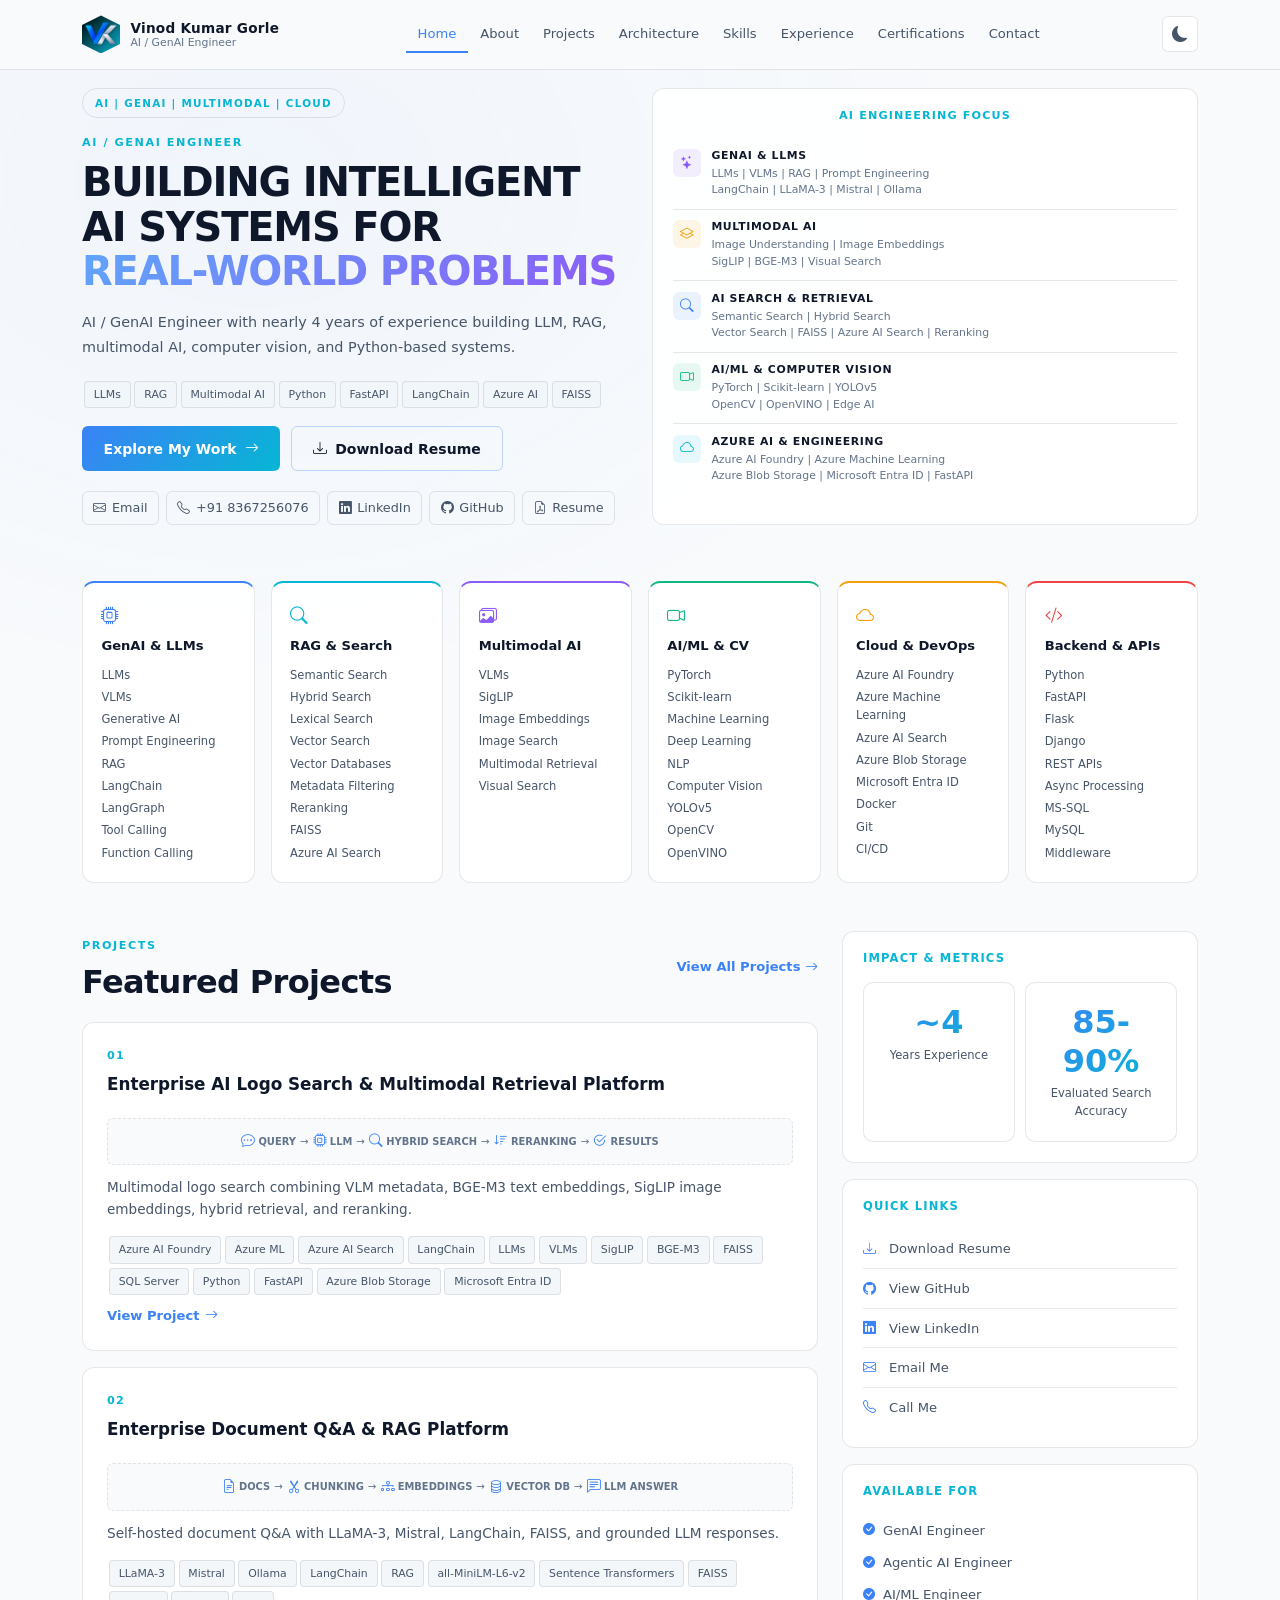
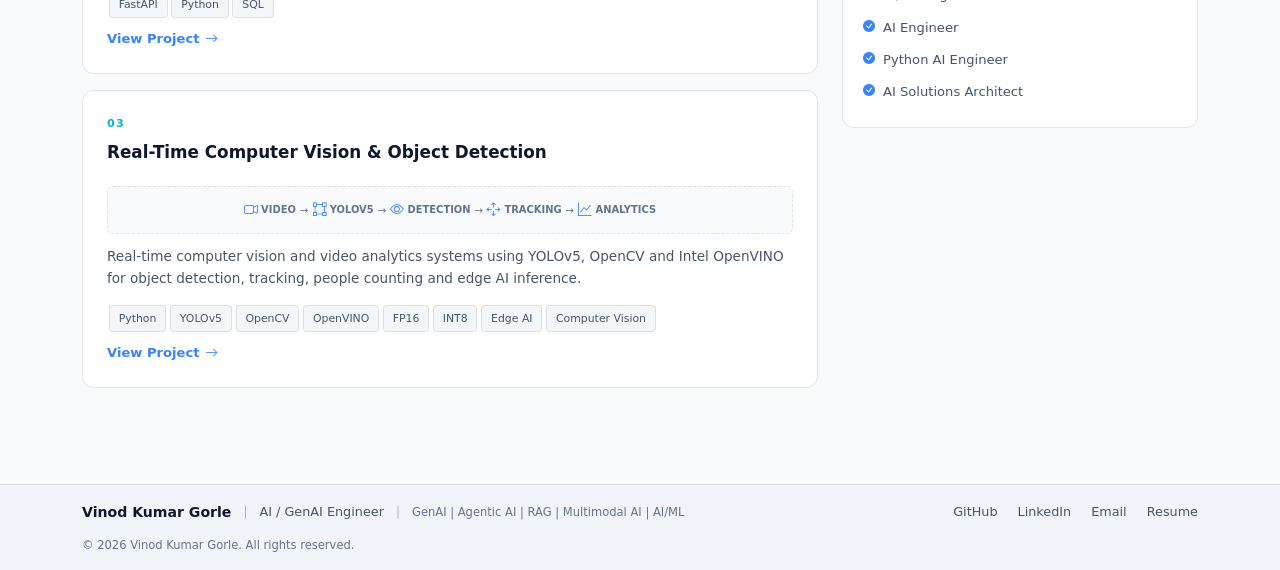
<file: index.html>
<!DOCTYPE html>
<html lang="en" data-theme="light">
<head>
  <meta charset="UTF-8">
  <meta name="viewport" content="width=device-width, initial-scale=1.0">
  <title>Vinod Kumar Gorle | AI / GenAI Engineer</title>
  <meta name="description" content="AI / GenAI Engineer specializing in LLMs, RAG, Agentic AI, Multimodal AI, AI/ML, semantic search, computer vision, Azure AI and scalable Python applications.">
  <meta name="author" content="Vinod Kumar Gorle">
  <link rel="canonical" href="https://vinodkumargorle.dev/">
  <meta property="og:title" content="Vinod Kumar Gorle | AI / GenAI Engineer">
  <meta property="og:description" content="AI / GenAI Engineer specializing in LLMs, RAG, Agentic AI, Multimodal AI, and Azure AI systems.">
  <meta property="og:type" content="website">
  <meta property="og:url" content="https://vinodkumargorle.dev/">
  <link href="assets/vendor/bootstrap/css/bootstrap.min.css" rel="stylesheet">
  <link href="assets/vendor/bootstrap-icons/font/bootstrap-icons.min.css" rel="stylesheet">
  <link href="assets/css/style.css" rel="stylesheet">
</head>
<body>

  <nav class="navbar navbar-expand-lg navbar-ai fixed-top" aria-label="Main navigation">
    <div class="container">
      <a class="navbar-brand brand-lockup" href="index.html">
        <span class="brand-icon" aria-hidden="true"><img src="assets/images/logo.png" alt="" width="38" height="38" style="object-fit:contain"></span>
        <span class="brand-text">
          <span class="brand-name">Vinod Kumar Gorle</span>
          <span class="brand-subtitle">AI / GenAI Engineer</span>
        </span>
      </a>
      <button class="navbar-toggler" type="button" data-bs-toggle="collapse" data-bs-target="#navbarNav" aria-controls="navbarNav" aria-expanded="false" aria-label="Toggle navigation">
        <span class="navbar-toggler-icon"></span>
      </button>
      <div class="collapse navbar-collapse" id="navbarNav">
        <ul class="navbar-nav mx-auto">
          <li class="nav-item"><a class="nav-link" href="index.html">Home</a></li>
          <li class="nav-item"><a class="nav-link" href="about.html">About</a></li>
          <li class="nav-item"><a class="nav-link" href="projects.html">Projects</a></li>
          <li class="nav-item"><a class="nav-link" href="architecture.html">Architecture</a></li>
          <li class="nav-item"><a class="nav-link" href="skills.html">Skills</a></li>
          <li class="nav-item"><a class="nav-link" href="experience.html">Experience</a></li>
          <li class="nav-item"><a class="nav-link" href="certifications.html">Certifications</a></li>
          <li class="nav-item"><a class="nav-link" href="contact.html">Contact</a></li>
        </ul>
        <button class="theme-toggle-btn" id="themeToggle" type="button" aria-label="Switch to dark mode" title="Dark mode">
          <i class="bi bi-moon-fill"></i>
        </button>
      </div>
    </div>
  </nav>

  <!-- Hero: 2-column layout -->
  <section class="hero-section">
    <div class="container">
      <div class="row g-3 g-lg-4 align-items-stretch">
        <!-- Left: Introduction -->
        <div class="col-lg-6 fade-in">
          <span class="hero-pill">AI | GENAI | MULTIMODAL | CLOUD</span>
          <span class="hero-badge">AI / GENAI ENGINEER</span>
          <h1 class="hero-title">BUILDING INTELLIGENT<br>AI SYSTEMS FOR<br><span class="gradient-text">REAL-WORLD PROBLEMS</span></h1>
          <p class="hero-description">AI / GenAI Engineer with nearly 4 years of experience building LLM, RAG, multimodal AI, computer vision, and Python-based systems.</p>
          <div class="mb-3">
            <span class="tech-badge">LLMs</span><span class="tech-badge">RAG</span><span class="tech-badge">Multimodal AI</span><span class="tech-badge">Python</span><span class="tech-badge">FastAPI</span><span class="tech-badge">LangChain</span><span class="tech-badge">Azure AI</span><span class="tech-badge">FAISS</span>
          </div>
          <div class="hero-actions">
            <a href="projects.html" class="btn-primary-ai">Explore My Work <i class="bi bi-arrow-right"></i></a>
            <a href="assets/resume/Vinod_Kumar_Gorle_AI_GenAI_Resume.pdf" class="btn-outline-ai" target="_blank" rel="noopener noreferrer"><i class="bi bi-download"></i> Download Resume</a>
          </div>
          <div class="hero-social">
            <a href="mailto:vinodkumargorle5@gmail.com" class="social-link" aria-label="Email"><i class="bi bi-envelope"></i> Email</a>
            <a href="tel:+918367256076" class="social-link" aria-label="Phone"><i class="bi bi-telephone"></i> +91 8367256076</a>
            <a href="https://linkedin.com/in/vinodkumargorle8367" class="social-link" target="_blank" rel="noopener noreferrer" aria-label="LinkedIn"><i class="bi bi-linkedin"></i> LinkedIn</a>
            <a href="https://github.com/VinodkumarGorle" class="social-link" target="_blank" rel="noopener noreferrer" aria-label="GitHub"><i class="bi bi-github"></i> GitHub</a>
            <a href="assets/resume/Vinod_Kumar_Gorle_AI_GenAI_Resume.pdf" class="social-link" target="_blank" rel="noopener noreferrer" aria-label="Resume"><i class="bi bi-file-earmark-pdf"></i> Resume</a>
          </div>
        </div>

        <!-- Right: AI Engineering Focus -->
        <div class="col-lg-6 fade-in">
          <div class="architecture-panel build-with-panel hero-focus-panel">
            <h3>AI Engineering Focus</h3>
            <div class="build-with-item">
              <span class="build-with-icon" style="background:rgba(139,92,246,0.1);color:#8b5cf6;" aria-hidden="true"><i class="bi bi-stars"></i></span>
              <div>
                <h4>GenAI &amp; LLMs</h4>
                <p>LLMs | VLMs | RAG | Prompt Engineering<br>LangChain | LLaMA-3 | Mistral | Ollama</p>
              </div>
            </div>
            <div class="build-with-item">
              <span class="build-with-icon" style="background:rgba(245,158,11,0.1);color:#f59e0b;" aria-hidden="true"><i class="bi bi-layers"></i></span>
              <div>
                <h4>Multimodal AI</h4>
                <p>Image Understanding | Image Embeddings<br>SigLIP | BGE-M3 | Visual Search</p>
              </div>
            </div>
            <div class="build-with-item">
              <span class="build-with-icon" style="background:rgba(59,130,246,0.1);color:#3b82f6;" aria-hidden="true"><i class="bi bi-search"></i></span>
              <div>
                <h4>AI Search &amp; Retrieval</h4>
                <p>Semantic Search | Hybrid Search<br>Vector Search | FAISS | Azure AI Search | Reranking</p>
              </div>
            </div>
            <div class="build-with-item">
              <span class="build-with-icon" style="background:rgba(16,185,129,0.1);color:#10b981;" aria-hidden="true"><i class="bi bi-camera-video"></i></span>
              <div>
                <h4>AI/ML &amp; Computer Vision</h4>
                <p>PyTorch | Scikit-learn | YOLOv5<br>OpenCV | OpenVINO | Edge AI</p>
              </div>
            </div>
            <div class="build-with-item">
              <span class="build-with-icon" style="background:rgba(6,182,212,0.1);color:#06b6d4;" aria-hidden="true"><i class="bi bi-cloud"></i></span>
              <div>
                <h4>Azure AI &amp; Engineering</h4>
                <p>Azure AI Foundry | Azure Machine Learning<br>Azure Blob Storage | Microsoft Entra ID | FastAPI</p>
              </div>
            </div>
          </div>
        </div>
      </div>
    </div>
  </section>

  <!-- Capability Cards -->
  <section class="py-4">
    <div class="container">
      <div class="row g-3">
        <div class="col-sm-6 col-xl-2 fade-in">
          <div class="capability-card" style="--card-accent: #3b82f6;">
            <div class="cap-icon"><i class="bi bi-cpu"></i></div>
            <h3>GenAI &amp; LLMs</h3>
            <ul><li>LLMs</li><li>VLMs</li><li>Generative AI</li><li>Prompt Engineering</li><li>RAG</li><li>LangChain</li><li>LangGraph</li><li>Tool Calling</li><li>Function Calling</li></ul>
          </div>
        </div>
        <div class="col-sm-6 col-xl-2 fade-in">
          <div class="capability-card" style="--card-accent: #06b6d4;">
            <div class="cap-icon"><i class="bi bi-search"></i></div>
            <h3>RAG &amp; Search</h3>
            <ul><li>Semantic Search</li><li>Hybrid Search</li><li>Lexical Search</li><li>Vector Search</li><li>Vector Databases</li><li>Metadata Filtering</li><li>Reranking</li><li>FAISS</li><li>Azure AI Search</li></ul>
          </div>
        </div>
        <div class="col-sm-6 col-xl-2 fade-in">
          <div class="capability-card" style="--card-accent: #8b5cf6;">
            <div class="cap-icon"><i class="bi bi-images"></i></div>
            <h3>Multimodal AI</h3>
            <ul><li>VLMs</li><li>SigLIP</li><li>Image Embeddings</li><li>Image Search</li><li>Multimodal Retrieval</li><li>Visual Search</li></ul>
          </div>
        </div>
        <div class="col-sm-6 col-xl-2 fade-in">
          <div class="capability-card" style="--card-accent: #10b981;">
            <div class="cap-icon"><i class="bi bi-camera-video"></i></div>
            <h3>AI/ML &amp; CV</h3>
            <ul><li>PyTorch</li><li>Scikit-learn</li><li>Machine Learning</li><li>Deep Learning</li><li>NLP</li><li>Computer Vision</li><li>YOLOv5</li><li>OpenCV</li><li>OpenVINO</li></ul>
          </div>
        </div>
        <div class="col-sm-6 col-xl-2 fade-in">
          <div class="capability-card" style="--card-accent: #f59e0b;">
            <div class="cap-icon"><i class="bi bi-cloud"></i></div>
            <h3>Cloud &amp; DevOps</h3>
            <ul><li>Azure AI Foundry</li><li>Azure Machine Learning</li><li>Azure AI Search</li><li>Azure Blob Storage</li><li>Microsoft Entra ID</li><li>Docker</li><li>Git</li><li>CI/CD</li></ul>
          </div>
        </div>
        <div class="col-sm-6 col-xl-2 fade-in">
          <div class="capability-card" style="--card-accent: #ef4444;">
            <div class="cap-icon"><i class="bi bi-code-slash"></i></div>
            <h3>Backend &amp; APIs</h3>
            <ul><li>Python</li><li>FastAPI</li><li>Flask</li><li>Django</li><li>REST APIs</li><li>Async Processing</li><li>MS-SQL</li><li>MySQL</li><li>Middleware</li></ul>
          </div>
        </div>
      </div>
    </div>
  </section>

  <!-- Featured Projects + Sidebar -->
  <section class="py-4 pb-5">
    <div class="container">
      <div class="row g-4">
        <div class="col-lg-8">
          <div class="section-header-row fade-in">
            <div>
              <span class="section-label">Projects</span>
              <h2 class="section-title mb-0">Featured Projects</h2>
            </div>
            <a href="projects.html">View All Projects <i class="bi bi-arrow-right"></i></a>
          </div>

          <article class="project-card mb-3 fade-in">
            <div class="project-number">01</div>
            <h3>Enterprise AI Logo Search &amp; Multimodal Retrieval Platform</h3>
            <div class="pipeline-flow" aria-label="Project pipeline">
              <span class="pipeline-step"><i class="bi bi-chat-dots"></i> Query</span>
              <span class="pipeline-arrow">→</span>
              <span class="pipeline-step"><i class="bi bi-cpu"></i> LLM</span>
              <span class="pipeline-arrow">→</span>
              <span class="pipeline-step"><i class="bi bi-search"></i> Hybrid Search</span>
              <span class="pipeline-arrow">→</span>
              <span class="pipeline-step"><i class="bi bi-sort-down"></i> Reranking</span>
              <span class="pipeline-arrow">→</span>
              <span class="pipeline-step"><i class="bi bi-check2-circle"></i> Results</span>
            </div>
            <p>Multimodal logo search combining VLM metadata, BGE-M3 text embeddings, SigLIP image embeddings, hybrid retrieval, and reranking.</p>
            <div class="mb-2">
              <span class="tech-badge">Azure AI Foundry</span><span class="tech-badge">Azure ML</span><span class="tech-badge">Azure AI Search</span><span class="tech-badge">LangChain</span><span class="tech-badge">LLMs</span><span class="tech-badge">VLMs</span><span class="tech-badge">SigLIP</span><span class="tech-badge">BGE-M3</span><span class="tech-badge">FAISS</span><span class="tech-badge">SQL Server</span><span class="tech-badge">Python</span><span class="tech-badge">FastAPI</span><span class="tech-badge">Azure Blob Storage</span><span class="tech-badge">Microsoft Entra ID</span>
            </div>
            <a href="projects/logo-search.html" class="project-link">View Project <i class="bi bi-arrow-right"></i></a>
          </article>

          <article class="project-card mb-3 fade-in">
            <div class="project-number">02</div>
            <h3>Enterprise Document Q&amp;A &amp; RAG Platform</h3>
            <div class="pipeline-flow" aria-label="Project pipeline">
              <span class="pipeline-step"><i class="bi bi-file-earmark-text"></i> Docs</span>
              <span class="pipeline-arrow">→</span>
              <span class="pipeline-step"><i class="bi bi-scissors"></i> Chunking</span>
              <span class="pipeline-arrow">→</span>
              <span class="pipeline-step"><i class="bi bi-diagram-3"></i> Embeddings</span>
              <span class="pipeline-arrow">→</span>
              <span class="pipeline-step"><i class="bi bi-database"></i> Vector DB</span>
              <span class="pipeline-arrow">→</span>
              <span class="pipeline-step"><i class="bi bi-chat-left-text"></i> LLM Answer</span>
            </div>
            <p>Self-hosted document Q&amp;A with LLaMA-3, Mistral, LangChain, FAISS, and grounded LLM responses.</p>
            <div class="mb-2">
              <span class="tech-badge">LLaMA-3</span><span class="tech-badge">Mistral</span><span class="tech-badge">Ollama</span><span class="tech-badge">LangChain</span><span class="tech-badge">RAG</span><span class="tech-badge">all-MiniLM-L6-v2</span><span class="tech-badge">Sentence Transformers</span><span class="tech-badge">FAISS</span><span class="tech-badge">FastAPI</span><span class="tech-badge">Python</span><span class="tech-badge">SQL</span>
            </div>
            <a href="projects/document-rag.html" class="project-link">View Project <i class="bi bi-arrow-right"></i></a>
          </article>

          <article class="project-card fade-in">
            <div class="project-number">03</div>
            <h3>Real-Time Computer Vision &amp; Object Detection</h3>
            <div class="pipeline-flow" aria-label="Project pipeline">
              <span class="pipeline-step"><i class="bi bi-camera-video"></i> Video</span>
              <span class="pipeline-arrow">→</span>
              <span class="pipeline-step"><i class="bi bi-bounding-box"></i> YOLOv5</span>
              <span class="pipeline-arrow">→</span>
              <span class="pipeline-step"><i class="bi bi-eye"></i> Detection</span>
              <span class="pipeline-arrow">→</span>
              <span class="pipeline-step"><i class="bi bi-arrows-move"></i> Tracking</span>
              <span class="pipeline-arrow">→</span>
              <span class="pipeline-step"><i class="bi bi-graph-up"></i> Analytics</span>
            </div>
            <p>Real-time computer vision and video analytics systems using YOLOv5, OpenCV and Intel OpenVINO for object detection, tracking, people counting and edge AI inference.</p>
            <div class="mb-2">
              <span class="tech-badge">Python</span><span class="tech-badge">YOLOv5</span><span class="tech-badge">OpenCV</span><span class="tech-badge">OpenVINO</span><span class="tech-badge">FP16</span><span class="tech-badge">INT8</span><span class="tech-badge">Edge AI</span><span class="tech-badge">Computer Vision</span>
            </div>
            <a href="projects/computer-vision.html" class="project-link">View Project <i class="bi bi-arrow-right"></i></a>
          </article>
        </div>

        <div class="col-lg-4">
          <div class="sidebar-panel fade-in">
            <h3>Impact &amp; Metrics</h3>
            <div class="metrics-grid metrics-grid-2">
              <div class="metric-card">
                <div class="metric-value">~4</div>
                <div class="metric-label">Years Experience</div>
              </div>
              <div class="metric-card">
                <div class="metric-value">85-90%</div>
                <div class="metric-label">Evaluated Search Accuracy</div>
              </div>
            </div>
          </div>

          <div class="sidebar-panel fade-in">
            <h3>Quick Links</h3>
            <a href="assets/resume/Vinod_Kumar_Gorle_AI_GenAI_Resume.pdf" class="quick-link-item" target="_blank" rel="noopener noreferrer"><i class="bi bi-download"></i> Download Resume</a>
            <a href="https://github.com/VinodkumarGorle" class="quick-link-item" target="_blank" rel="noopener noreferrer"><i class="bi bi-github"></i> View GitHub</a>
            <a href="https://linkedin.com/in/vinodkumargorle8367" class="quick-link-item" target="_blank" rel="noopener noreferrer"><i class="bi bi-linkedin"></i> View LinkedIn</a>
            <a href="mailto:vinodkumargorle5@gmail.com" class="quick-link-item"><i class="bi bi-envelope"></i> Email Me</a>
            <a href="tel:+918367256076" class="quick-link-item"><i class="bi bi-telephone"></i> Call Me</a>
          </div>

          <div class="sidebar-panel fade-in">
            <h3>Available For</h3>
            <ul class="available-for-list">
              <li><i class="bi bi-check-circle-fill"></i> GenAI Engineer</li>
              <li><i class="bi bi-check-circle-fill"></i> Agentic AI Engineer</li>
              <li><i class="bi bi-check-circle-fill"></i> AI/ML Engineer</li>
              <li><i class="bi bi-check-circle-fill"></i> AI Engineer</li>
              <li><i class="bi bi-check-circle-fill"></i> Python AI Engineer</li>
              <li><i class="bi bi-check-circle-fill"></i> AI Solutions Architect</li>
            </ul>
          </div>
        </div>
      </div>
    </div>
  </section>

    <footer class="site-footer">
    <div class="container">
      <div class="footer-inner">
        <div class="footer-brand-block">
          <span class="footer-name">Vinod Kumar Gorle</span>
          <span class="footer-sep" aria-hidden="true">|</span>
          <span class="footer-role">AI / GenAI Engineer</span>
          <span class="footer-sep" aria-hidden="true">|</span>
          <span class="footer-tags-inline">GenAI | Agentic AI | RAG | Multimodal AI | AI/ML</span>
        </div>
        <div class="footer-links">
          <a href="https://github.com/VinodkumarGorle" target="_blank" rel="noopener noreferrer">GitHub</a>
          <a href="https://linkedin.com/in/vinodkumargorle8367" target="_blank" rel="noopener noreferrer">LinkedIn</a>
          <a href="mailto:vinodkumargorle5@gmail.com">Email</a>
          <a href="assets/resume/Vinod_Kumar_Gorle_AI_GenAI_Resume.pdf" target="_blank" rel="noopener noreferrer">Resume</a>
        </div>
        <div class="copyright">&copy; <span id="currentYear">2026</span> Vinod Kumar Gorle. All rights reserved.</div>
      </div>
    </div>
  </footer>

  <script src="assets/vendor/bootstrap/js/bootstrap.bundle.min.js"></script>
  <script src="assets/js/main.js"></script>
</body>
</html>
</file>
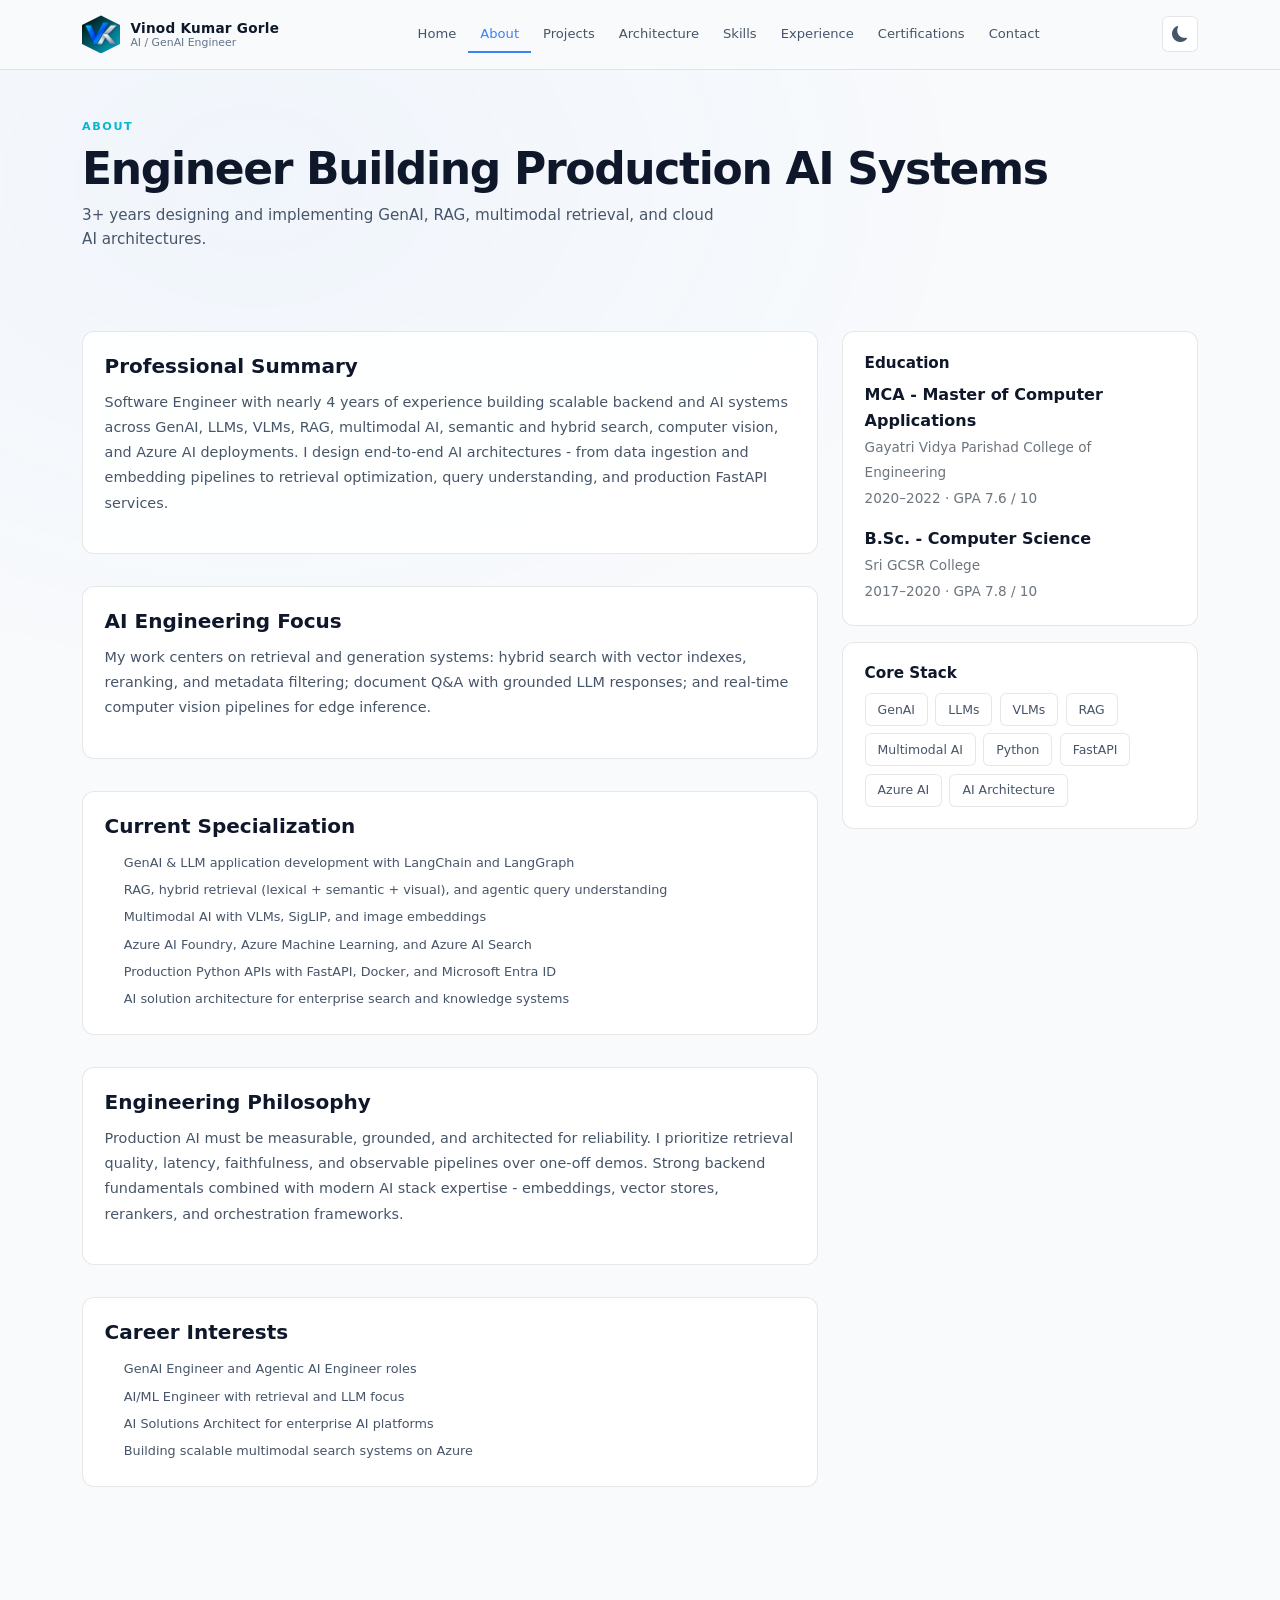
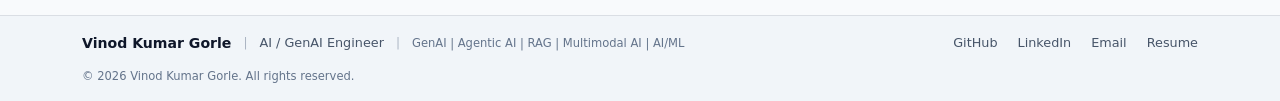
<file: about.html>
<!DOCTYPE html>
<html lang="en" data-theme="light">
<head>
  <meta charset="UTF-8">
  <meta name="viewport" content="width=device-width, initial-scale=1.0">
  <title>About | Vinod Kumar Gorle</title>
  <meta name="description" content="About Vinod Kumar Gorle - AI / GenAI Engineer with 3+ years building LLMs, RAG, multimodal AI, and Azure AI systems.">
  <link rel="canonical" href="https://vinodkumargorle.dev/about.html">
  <link href="assets/vendor/bootstrap/css/bootstrap.min.css" rel="stylesheet">
  <link href="assets/vendor/bootstrap-icons/font/bootstrap-icons.min.css" rel="stylesheet">
  <link href="assets/css/style.css" rel="stylesheet">
</head>
<body>
  <nav class="navbar navbar-expand-lg navbar-ai fixed-top" aria-label="Main navigation">
    <div class="container">
      <a class="navbar-brand brand-lockup" href="index.html">
        <span class="brand-icon" aria-hidden="true"><img src="assets/images/logo.png" alt="" width="38" height="38" style="object-fit:contain"></span>
        <span class="brand-text"><span class="brand-name">Vinod Kumar Gorle</span><span class="brand-subtitle">AI / GenAI Engineer</span></span>
      </a>
      <button class="navbar-toggler" type="button" data-bs-toggle="collapse" data-bs-target="#navbarNav" aria-controls="navbarNav" aria-expanded="false" aria-label="Toggle navigation"><span class="navbar-toggler-icon"></span></button>
      <div class="collapse navbar-collapse" id="navbarNav">
        <ul class="navbar-nav mx-auto">
          <li class="nav-item"><a class="nav-link" href="index.html">Home</a></li>
          <li class="nav-item"><a class="nav-link" href="about.html">About</a></li>
          <li class="nav-item"><a class="nav-link" href="projects.html">Projects</a></li>
          <li class="nav-item"><a class="nav-link" href="architecture.html">Architecture</a></li>
          <li class="nav-item"><a class="nav-link" href="skills.html">Skills</a></li>
          <li class="nav-item"><a class="nav-link" href="experience.html">Experience</a></li>
          <li class="nav-item"><a class="nav-link" href="certifications.html">Certifications</a></li>
          <li class="nav-item"><a class="nav-link" href="contact.html">Contact</a></li>
        </ul>
        <button class="theme-toggle-btn" id="themeToggle" type="button" aria-label="Switch to dark mode" title="Dark mode"><i class="bi bi-moon-fill"></i></button>
      </div>
    </div>
  </nav>

  <header class="page-hero">
    <div class="container">
      <span class="section-label fade-in">About</span>
      <h1 class="fade-in">Engineer Building Production AI Systems</h1>
      <p class="section-subtitle fade-in">3+ years designing and implementing GenAI, RAG, multimodal retrieval, and cloud AI architectures.</p>
    </div>
  </header>

  <main class="container pb-5">
    <div class="row g-4">
      <div class="col-lg-8">
        <section class="content-section ai-card fade-in">
          <h2>Professional Summary</h2>
          <p>Software Engineer with nearly 4 years of experience building scalable backend and AI systems across GenAI, LLMs, VLMs, RAG, multimodal AI, semantic and hybrid search, computer vision, and Azure AI deployments. I design end-to-end AI architectures - from data ingestion and embedding pipelines to retrieval optimization, query understanding, and production FastAPI services.</p>
        </section>
        <section class="content-section ai-card fade-in">
          <h2>AI Engineering Focus</h2>
          <p>My work centers on retrieval and generation systems: hybrid search with vector indexes, reranking, and metadata filtering; document Q&amp;A with grounded LLM responses; and real-time computer vision pipelines for edge inference.</p>
        </section>
        <section class="content-section ai-card fade-in">
          <h2>Current Specialization</h2>
          <ul>
            <li>GenAI &amp; LLM application development with LangChain and LangGraph</li>
            <li>RAG, hybrid retrieval (lexical + semantic + visual), and agentic query understanding</li>
            <li>Multimodal AI with VLMs, SigLIP, and image embeddings</li>
            <li>Azure AI Foundry, Azure Machine Learning, and Azure AI Search</li>
            <li>Production Python APIs with FastAPI, Docker, and Microsoft Entra ID</li>
            <li>AI solution architecture for enterprise search and knowledge systems</li>
          </ul>
        </section>
        <section class="content-section ai-card fade-in">
          <h2>Engineering Philosophy</h2>
          <p>Production AI must be measurable, grounded, and architected for reliability. I prioritize retrieval quality, latency, faithfulness, and observable pipelines over one-off demos. Strong backend fundamentals combined with modern AI stack expertise - embeddings, vector stores, rerankers, and orchestration frameworks.</p>
        </section>
        <section class="content-section ai-card fade-in">
          <h2>Career Interests</h2>
          <ul>
            <li>GenAI Engineer and Agentic AI Engineer roles</li>
            <li>AI/ML Engineer with retrieval and LLM focus</li>
            <li>AI Solutions Architect for enterprise AI platforms</li>
            <li>Building scalable multimodal search systems on Azure</li>
          </ul>
        </section>
      </div>
      <div class="col-lg-4">
        <section class="ai-card fade-in">
          <h3>Education</h3>
          <p class="mb-3"><strong>MCA - Master of Computer Applications</strong><br><span class="text-secondary" style="font-size:0.85rem;">Gayatri Vidya Parishad College of Engineering<br>2020–2022 · GPA 7.6 / 10</span></p>
          <p class="mb-0"><strong>B.Sc. - Computer Science</strong><br><span class="text-secondary" style="font-size:0.85rem;">Sri GCSR College<br>2017–2020 · GPA 7.8 / 10</span></p>
        </section>
        <section class="ai-card mt-3 fade-in">
          <h3>Core Stack</h3>
          <div class="skill-tags mt-2">
            <span class="skill-tag">GenAI</span><span class="skill-tag">LLMs</span><span class="skill-tag">VLMs</span><span class="skill-tag">RAG</span><span class="skill-tag">Multimodal AI</span><span class="skill-tag">Python</span><span class="skill-tag">FastAPI</span><span class="skill-tag">Azure AI</span><span class="skill-tag">AI Architecture</span>
          </div>
        </section>
      </div>
    </div>
  </main>

    <footer class="site-footer">
    <div class="container">
      <div class="footer-inner">
        <div class="footer-brand-block">
          <span class="footer-name">Vinod Kumar Gorle</span>
          <span class="footer-sep" aria-hidden="true">|</span>
          <span class="footer-role">AI / GenAI Engineer</span>
          <span class="footer-sep" aria-hidden="true">|</span>
          <span class="footer-tags-inline">GenAI | Agentic AI | RAG | Multimodal AI | AI/ML</span>
        </div>
        <div class="footer-links">
          <a href="https://github.com/VinodkumarGorle" target="_blank" rel="noopener noreferrer">GitHub</a>
          <a href="https://linkedin.com/in/vinodkumargorle8367" target="_blank" rel="noopener noreferrer">LinkedIn</a>
          <a href="mailto:vinodkumargorle5@gmail.com">Email</a>
          <a href="assets/resume/Vinod_Kumar_Gorle_AI_GenAI_Resume.pdf" target="_blank" rel="noopener noreferrer">Resume</a>
        </div>
        <div class="copyright">&copy; <span id="currentYear">2026</span> Vinod Kumar Gorle. All rights reserved.</div>
      </div>
    </div>
  </footer>
  <script src="assets/vendor/bootstrap/js/bootstrap.bundle.min.js"></script>
  <script src="assets/js/main.js"></script>
</body>
</html>
</file>
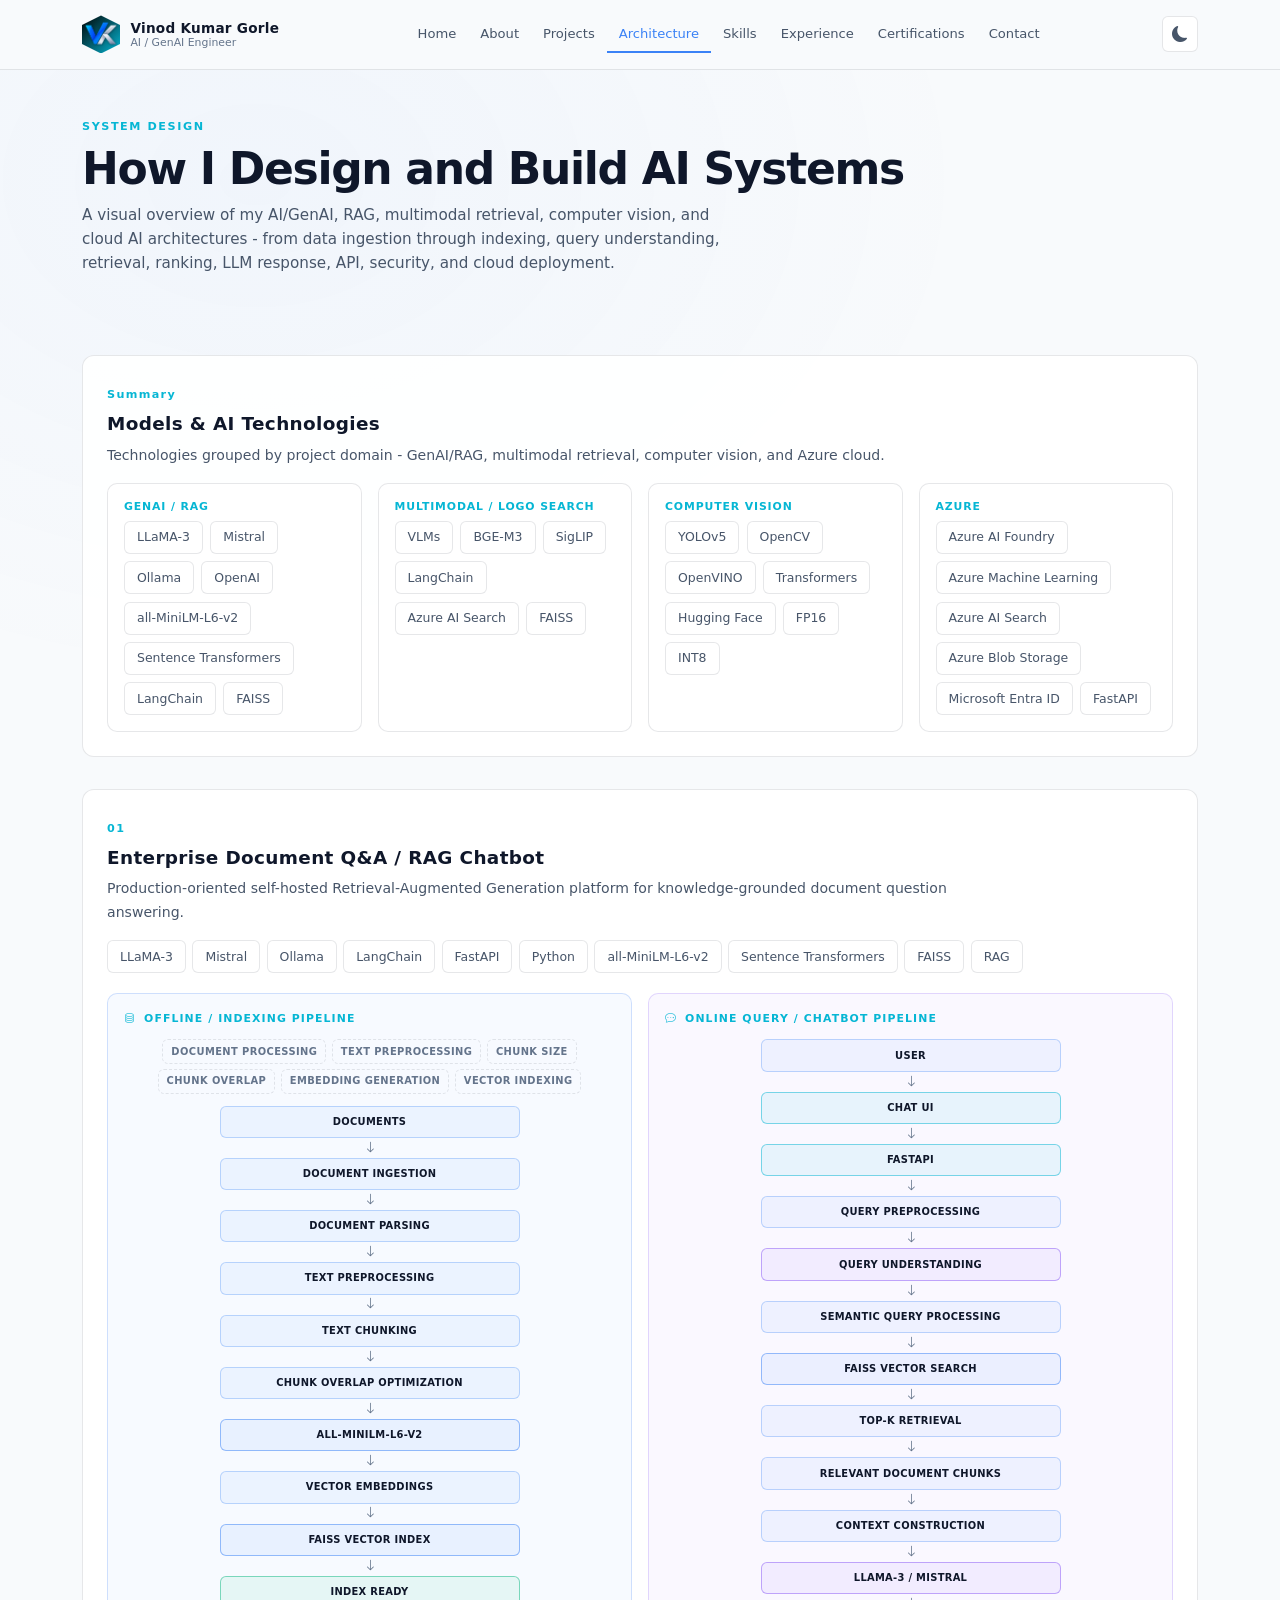
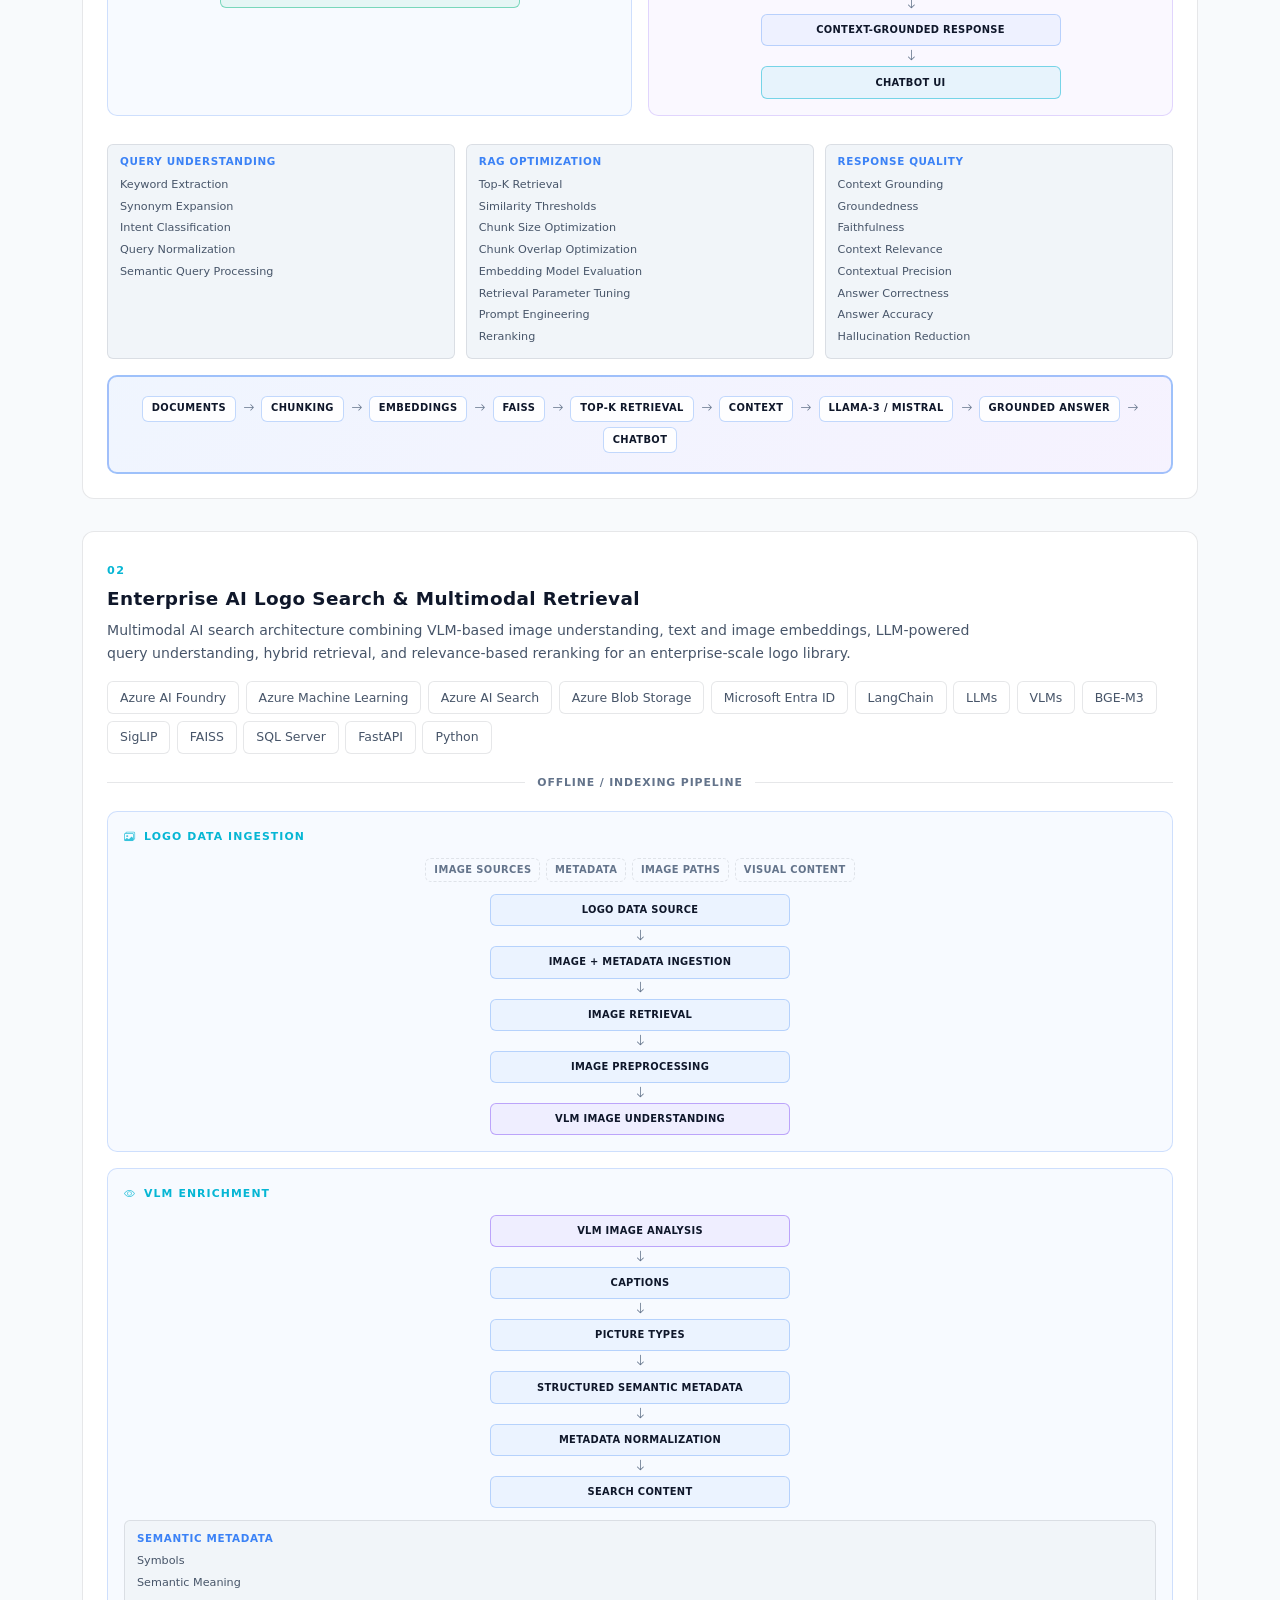
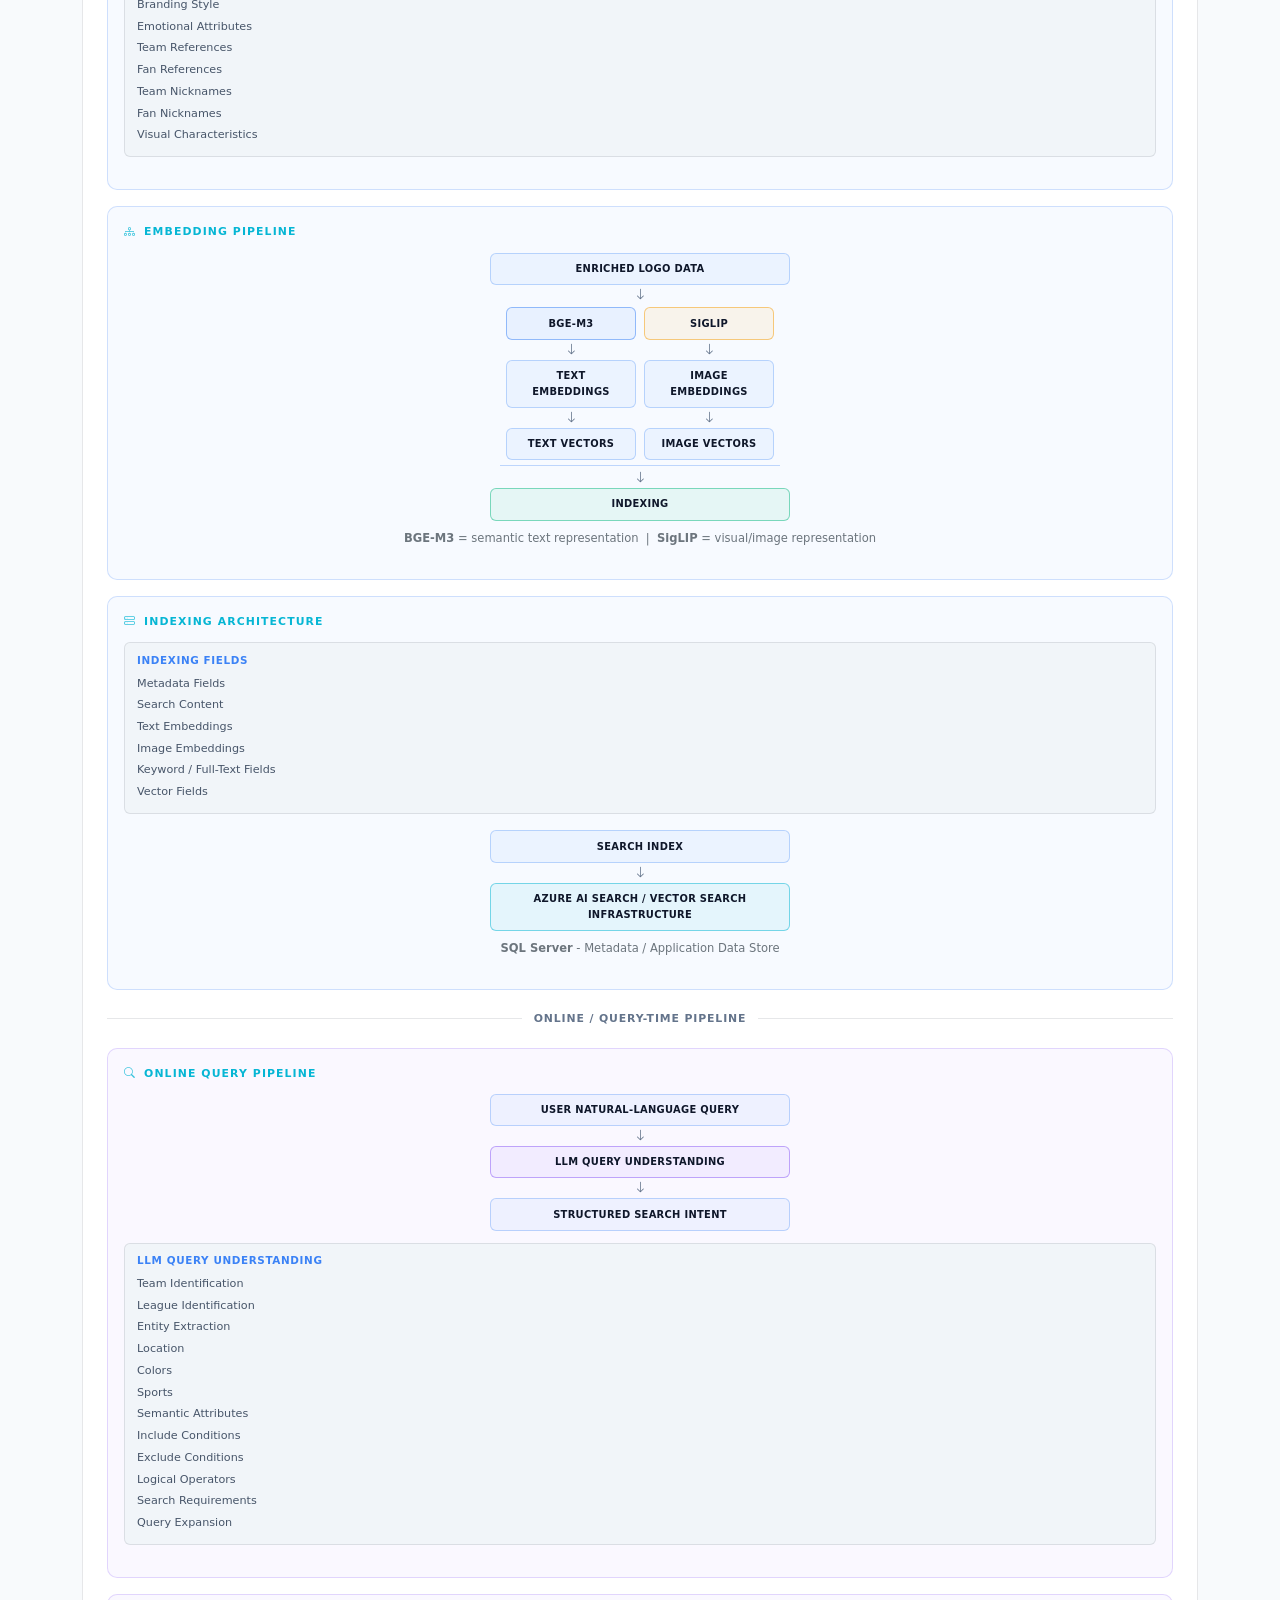
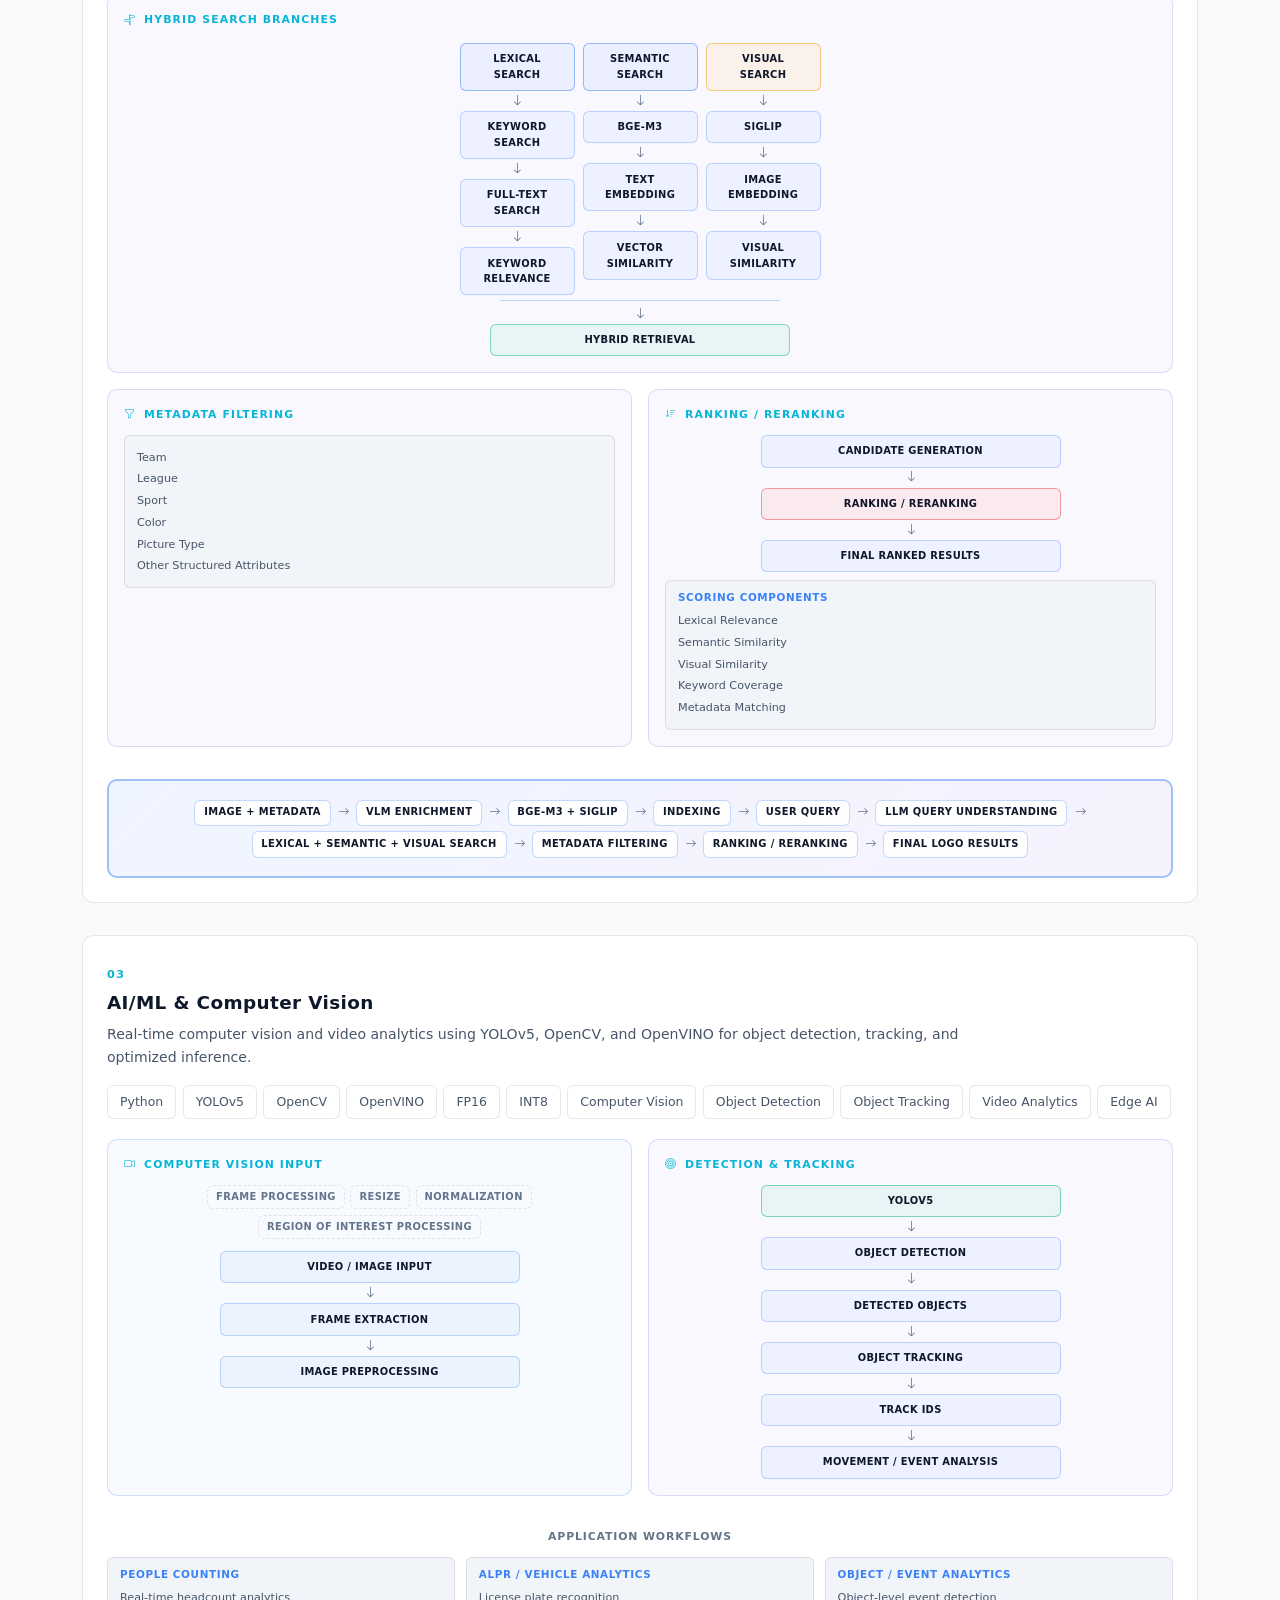
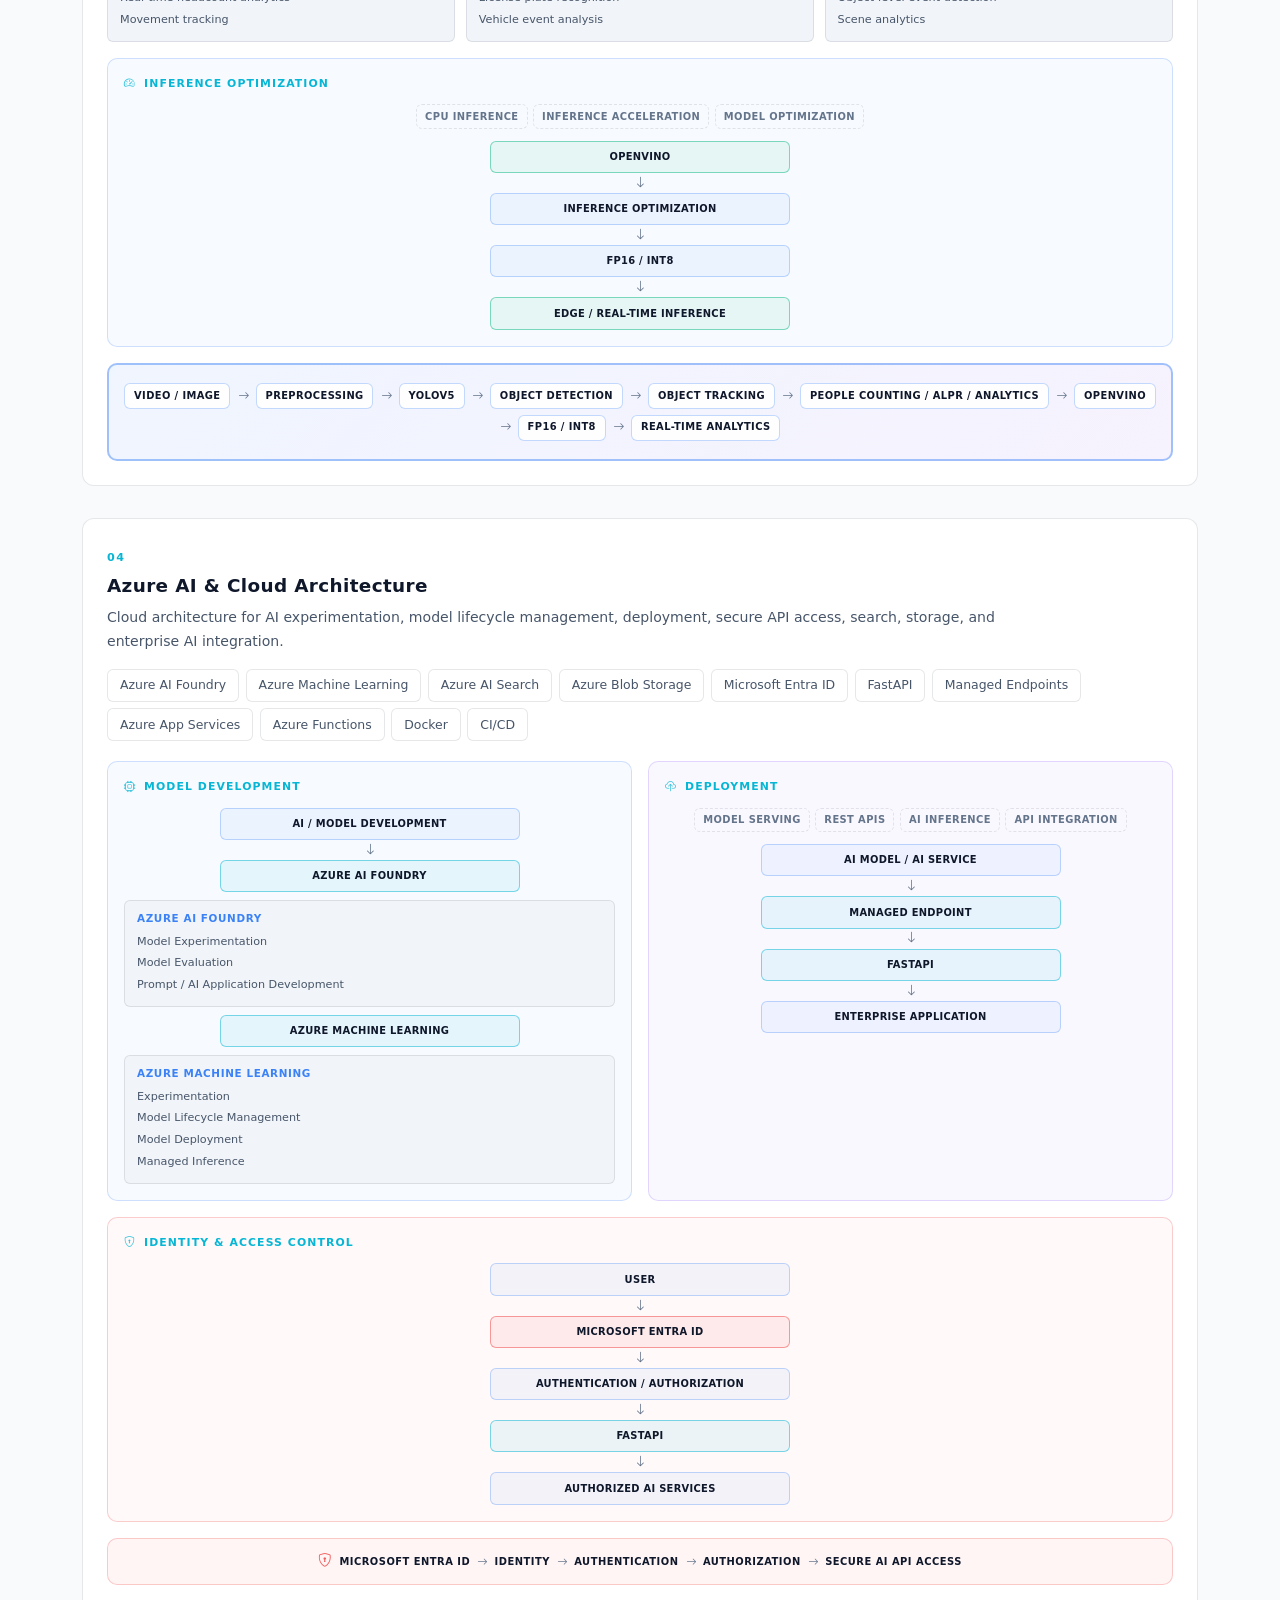
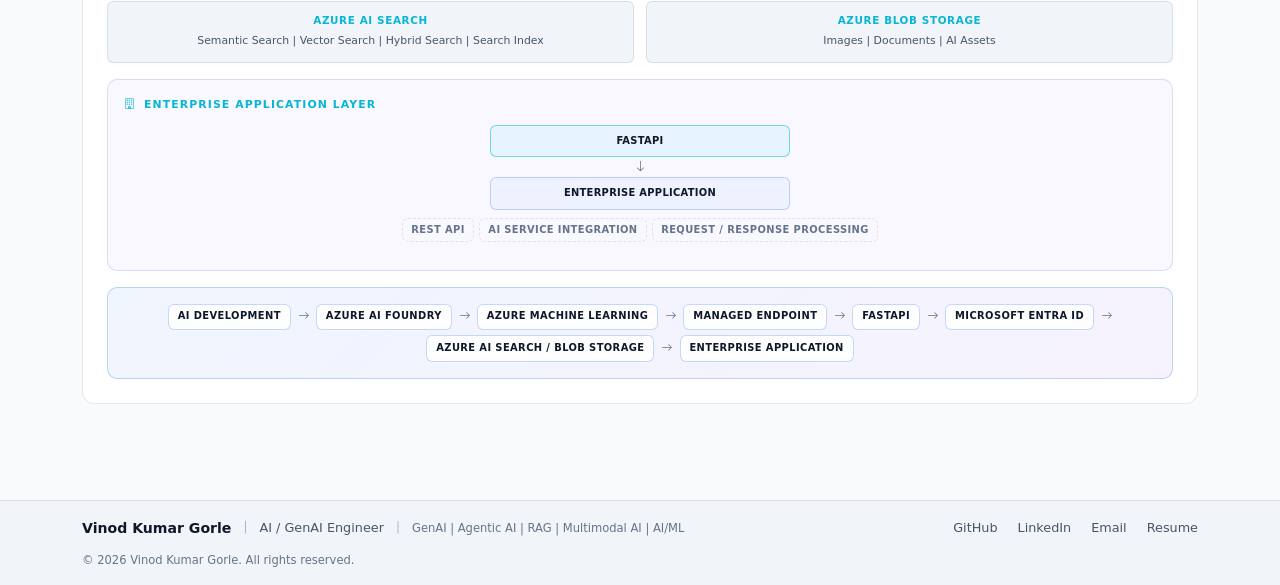
<file: architecture.html>
<!DOCTYPE html>
<html lang="en" data-theme="light">
<head>
  <meta charset="UTF-8">
  <meta name="viewport" content="width=device-width, initial-scale=1.0">
  <title>Architecture | Vinod Kumar Gorle</title>
  <meta name="description" content="AI system architectures - Enterprise RAG chatbot, multimodal logo search, computer vision pipelines, and Azure cloud AI deployment.">
  <link rel="canonical" href="https://vinodkumargorle.dev/architecture.html">
  <link href="assets/vendor/bootstrap/css/bootstrap.min.css" rel="stylesheet">
  <link href="assets/vendor/bootstrap-icons/font/bootstrap-icons.min.css" rel="stylesheet">
  <link href="assets/css/style.css" rel="stylesheet">
</head>
<body>
  <nav class="navbar navbar-expand-lg navbar-ai fixed-top" aria-label="Main navigation">
    <div class="container">
      <a class="navbar-brand brand-lockup" href="index.html">
        <span class="brand-icon" aria-hidden="true"><img src="assets/images/logo.png" alt="" width="38" height="38" style="object-fit:contain"></span>
        <span class="brand-text"><span class="brand-name">Vinod Kumar Gorle</span><span class="brand-subtitle">AI / GenAI Engineer</span></span>
      </a>
      <button class="navbar-toggler" type="button" data-bs-toggle="collapse" data-bs-target="#navbarNav" aria-controls="navbarNav" aria-expanded="false" aria-label="Toggle navigation"><span class="navbar-toggler-icon"></span></button>
      <div class="collapse navbar-collapse" id="navbarNav">
        <ul class="navbar-nav mx-auto">
          <li class="nav-item"><a class="nav-link" href="index.html">Home</a></li>
          <li class="nav-item"><a class="nav-link" href="about.html">About</a></li>
          <li class="nav-item"><a class="nav-link" href="projects.html">Projects</a></li>
          <li class="nav-item"><a class="nav-link active" href="architecture.html">Architecture</a></li>
          <li class="nav-item"><a class="nav-link" href="skills.html">Skills</a></li>
          <li class="nav-item"><a class="nav-link" href="experience.html">Experience</a></li>
          <li class="nav-item"><a class="nav-link" href="certifications.html">Certifications</a></li>
          <li class="nav-item"><a class="nav-link" href="contact.html">Contact</a></li>
        </ul>
        <button class="theme-toggle-btn" id="themeToggle" type="button" aria-label="Switch to dark mode" title="Dark mode"><i class="bi bi-moon-fill"></i></button>
      </div>
    </div>
  </nav>

  <header class="page-hero">
    <div class="container">
      <span class="section-label fade-in">System Design</span>
      <h1 class="fade-in">How I Design and Build AI Systems</h1>
      <p class="section-subtitle fade-in">A visual overview of my AI/GenAI, RAG, multimodal retrieval, computer vision, and cloud AI architectures - from data ingestion through indexing, query understanding, retrieval, ranking, LLM response, API, security, and cloud deployment.</p>
    </div>
  </header>

  <main class="container pb-5">
    <div class="arch-page-layout">

      <!-- ============================================================ -->
      <!-- MODELS & AI TECHNOLOGIES SUMMARY                             -->
      <!-- ============================================================ -->
      <section class="arch-major-section fade-in" aria-labelledby="arch-models-title">
        <span class="arch-section-num">Summary</span>
        <h2 class="arch-section-title" id="arch-models-title">Models &amp; AI Technologies</h2>
        <p class="arch-section-desc">Technologies grouped by project domain - GenAI/RAG, multimodal retrieval, computer vision, and Azure cloud.</p>
        <div class="arch-model-groups">
          <div class="arch-model-group">
            <h4>GenAI / RAG</h4>
            <div class="skill-tags">
              <span class="skill-tag">LLaMA-3</span>
              <span class="skill-tag">Mistral</span>
              <span class="skill-tag">Ollama</span>
              <span class="skill-tag">OpenAI</span>
              <span class="skill-tag">all-MiniLM-L6-v2</span>
              <span class="skill-tag">Sentence Transformers</span>
              <span class="skill-tag">LangChain</span>
              <span class="skill-tag">FAISS</span>
            </div>
          </div>
          <div class="arch-model-group">
            <h4>Multimodal / Logo Search</h4>
            <div class="skill-tags">
              <span class="skill-tag">VLMs</span>
              <span class="skill-tag">BGE-M3</span>
              <span class="skill-tag">SigLIP</span>
              <span class="skill-tag">LangChain</span>
              <span class="skill-tag">Azure AI Search</span>
              <span class="skill-tag">FAISS</span>
            </div>
          </div>
          <div class="arch-model-group">
            <h4>Computer Vision</h4>
            <div class="skill-tags">
              <span class="skill-tag">YOLOv5</span>
              <span class="skill-tag">OpenCV</span>
              <span class="skill-tag">OpenVINO</span>
              <span class="skill-tag">Transformers</span>
              <span class="skill-tag">Hugging Face</span>
              <span class="skill-tag">FP16</span>
              <span class="skill-tag">INT8</span>
            </div>
          </div>
          <div class="arch-model-group">
            <h4>Azure</h4>
            <div class="skill-tags">
              <span class="skill-tag">Azure AI Foundry</span>
              <span class="skill-tag">Azure Machine Learning</span>
              <span class="skill-tag">Azure AI Search</span>
              <span class="skill-tag">Azure Blob Storage</span>
              <span class="skill-tag">Microsoft Entra ID</span>
              <span class="skill-tag">FastAPI</span>
            </div>
          </div>
        </div>
      </section>

      <!-- ============================================================ -->
      <!-- SECTION 01: ENTERPRISE DOCUMENT Q&A / RAG CHATBOT            -->
      <!-- ============================================================ -->
      <section class="arch-major-section fade-in" aria-labelledby="arch-rag-title">
        <span class="arch-section-num">01</span>
        <h2 class="arch-section-title" id="arch-rag-title">Enterprise Document Q&amp;A / RAG Chatbot</h2>
        <p class="arch-section-desc">Production-oriented self-hosted Retrieval-Augmented Generation platform for knowledge-grounded document question answering.</p>
        <div class="arch-tech-badges" aria-label="RAG technology stack">
          <span class="skill-tag">LLaMA-3</span>
          <span class="skill-tag">Mistral</span>
          <span class="skill-tag">Ollama</span>
          <span class="skill-tag">LangChain</span>
          <span class="skill-tag">FastAPI</span>
          <span class="skill-tag">Python</span>
          <span class="skill-tag">all-MiniLM-L6-v2</span>
          <span class="skill-tag">Sentence Transformers</span>
          <span class="skill-tag">FAISS</span>
          <span class="skill-tag">RAG</span>
        </div>

        <div class="arch-pipelines-row">
          <!-- 3A: OFFLINE INDEXING -->
          <div class="arch-pipeline-zone zone-offline" aria-labelledby="rag-offline-header">
            <div class="arch-pipeline-header" id="rag-offline-header">
              <i class="bi bi-database" aria-hidden="true"></i> Offline / Indexing Pipeline
            </div>
            <div class="arch-label-tags" aria-label="Indexing stage labels">
              <span class="arch-label-tag">Document Processing</span>
              <span class="arch-label-tag">Text Preprocessing</span>
              <span class="arch-label-tag">Chunk Size</span>
              <span class="arch-label-tag">Chunk Overlap</span>
              <span class="arch-label-tag">Embedding Generation</span>
              <span class="arch-label-tag">Vector Indexing</span>
            </div>
            <div class="architecture-flow" role="img" aria-label="RAG offline indexing flow">
              <div class="architecture-node">Documents</div>
              <div class="architecture-arrow"><i class="bi bi-arrow-down" aria-hidden="true"></i></div>
              <div class="architecture-node">Document Ingestion</div>
              <div class="architecture-arrow"><i class="bi bi-arrow-down" aria-hidden="true"></i></div>
              <div class="architecture-node">Document Parsing</div>
              <div class="architecture-arrow"><i class="bi bi-arrow-down" aria-hidden="true"></i></div>
              <div class="architecture-node">Text Preprocessing</div>
              <div class="architecture-arrow"><i class="bi bi-arrow-down" aria-hidden="true"></i></div>
              <div class="architecture-node">Text Chunking</div>
              <div class="architecture-arrow"><i class="bi bi-arrow-down" aria-hidden="true"></i></div>
              <div class="architecture-node">Chunk Overlap Optimization</div>
              <div class="architecture-arrow"><i class="bi bi-arrow-down" aria-hidden="true"></i></div>
              <div class="architecture-node node-blue">all-MiniLM-L6-v2</div>
              <div class="architecture-arrow"><i class="bi bi-arrow-down" aria-hidden="true"></i></div>
              <div class="architecture-node">Vector Embeddings</div>
              <div class="architecture-arrow"><i class="bi bi-arrow-down" aria-hidden="true"></i></div>
              <div class="architecture-node node-blue">FAISS Vector Index</div>
              <div class="architecture-arrow"><i class="bi bi-arrow-down" aria-hidden="true"></i></div>
              <div class="architecture-node node-green pulse">Index Ready</div>
            </div>
          </div>

          <!-- 3B: ONLINE QUERY / CHATBOT -->
          <div class="arch-pipeline-zone zone-online" aria-labelledby="rag-online-header">
            <div class="arch-pipeline-header" id="rag-online-header">
              <i class="bi bi-chat-dots" aria-hidden="true"></i> Online Query / Chatbot Pipeline
            </div>
            <div class="architecture-flow" role="img" aria-label="RAG online chatbot flow">
              <div class="architecture-node">User</div>
              <div class="architecture-arrow"><i class="bi bi-arrow-down" aria-hidden="true"></i></div>
              <div class="architecture-node node-cyan">Chat UI</div>
              <div class="architecture-arrow"><i class="bi bi-arrow-down" aria-hidden="true"></i></div>
              <div class="architecture-node node-cyan">FastAPI</div>
              <div class="architecture-arrow"><i class="bi bi-arrow-down" aria-hidden="true"></i></div>
              <div class="architecture-node">Query Preprocessing</div>
              <div class="architecture-arrow"><i class="bi bi-arrow-down" aria-hidden="true"></i></div>
              <div class="architecture-node node-purple">Query Understanding</div>
              <div class="architecture-arrow"><i class="bi bi-arrow-down" aria-hidden="true"></i></div>
              <div class="architecture-node">Semantic Query Processing</div>
              <div class="architecture-arrow"><i class="bi bi-arrow-down" aria-hidden="true"></i></div>
              <div class="architecture-node node-blue">FAISS Vector Search</div>
              <div class="architecture-arrow"><i class="bi bi-arrow-down" aria-hidden="true"></i></div>
              <div class="architecture-node">Top-K Retrieval</div>
              <div class="architecture-arrow"><i class="bi bi-arrow-down" aria-hidden="true"></i></div>
              <div class="architecture-node">Relevant Document Chunks</div>
              <div class="architecture-arrow"><i class="bi bi-arrow-down" aria-hidden="true"></i></div>
              <div class="architecture-node">Context Construction</div>
              <div class="architecture-arrow"><i class="bi bi-arrow-down" aria-hidden="true"></i></div>
              <div class="architecture-node node-purple">LLaMA-3 / Mistral</div>
              <div class="architecture-arrow"><i class="bi bi-arrow-down" aria-hidden="true"></i></div>
              <div class="architecture-node">Context-Grounded Response</div>
              <div class="architecture-arrow"><i class="bi bi-arrow-down" aria-hidden="true"></i></div>
              <div class="architecture-node node-cyan pulse">Chatbot UI</div>
            </div>
          </div>
        </div>

        <!-- 3C, 3D, 3E: Supporting cards -->
        <div class="arch-support-grid">
          <div class="arch-support-card">
            <h4>Query Understanding</h4>
            <ul>
              <li>Keyword Extraction</li>
              <li>Synonym Expansion</li>
              <li>Intent Classification</li>
              <li>Query Normalization</li>
              <li>Semantic Query Processing</li>
            </ul>
          </div>
          <div class="arch-support-card">
            <h4>RAG Optimization</h4>
            <ul>
              <li>Top-K Retrieval</li>
              <li>Similarity Thresholds</li>
              <li>Chunk Size Optimization</li>
              <li>Chunk Overlap Optimization</li>
              <li>Embedding Model Evaluation</li>
              <li>Retrieval Parameter Tuning</li>
              <li>Prompt Engineering</li>
              <li>Reranking</li>
            </ul>
          </div>
          <div class="arch-support-card">
            <h4>Response Quality</h4>
            <ul>
              <li>Context Grounding</li>
              <li>Groundedness</li>
              <li>Faithfulness</li>
              <li>Context Relevance</li>
              <li>Contextual Precision</li>
              <li>Answer Correctness</li>
              <li>Answer Accuracy</li>
              <li>Hallucination Reduction</li>
            </ul>
          </div>
        </div>

        <!-- 3F: RAG Summary -->
        <div class="arch-summary-banner summary-emphasis" aria-label="RAG architecture summary">
          <span class="summary-node">Documents</span>
          <span class="summary-arrow" aria-hidden="true"><i class="bi bi-arrow-right"></i></span>
          <span class="summary-node">Chunking</span>
          <span class="summary-arrow" aria-hidden="true"><i class="bi bi-arrow-right"></i></span>
          <span class="summary-node">Embeddings</span>
          <span class="summary-arrow" aria-hidden="true"><i class="bi bi-arrow-right"></i></span>
          <span class="summary-node">FAISS</span>
          <span class="summary-arrow" aria-hidden="true"><i class="bi bi-arrow-right"></i></span>
          <span class="summary-node">Top-K Retrieval</span>
          <span class="summary-arrow" aria-hidden="true"><i class="bi bi-arrow-right"></i></span>
          <span class="summary-node">Context</span>
          <span class="summary-arrow" aria-hidden="true"><i class="bi bi-arrow-right"></i></span>
          <span class="summary-node">LLaMA-3 / Mistral</span>
          <span class="summary-arrow" aria-hidden="true"><i class="bi bi-arrow-right"></i></span>
          <span class="summary-node">Grounded Answer</span>
          <span class="summary-arrow" aria-hidden="true"><i class="bi bi-arrow-right"></i></span>
          <span class="summary-node">Chatbot</span>
        </div>
      </section>

      <!-- ============================================================ -->
      <!-- SECTION 02: ENTERPRISE LOGO SEARCH & MULTIMODAL RETRIEVAL    -->
      <!-- ============================================================ -->
      <section class="arch-major-section fade-in" aria-labelledby="arch-logo-title">
        <span class="arch-section-num">02</span>
        <h2 class="arch-section-title" id="arch-logo-title">Enterprise AI Logo Search &amp; Multimodal Retrieval</h2>
        <p class="arch-section-desc">Multimodal AI search architecture combining VLM-based image understanding, text and image embeddings, LLM-powered query understanding, hybrid retrieval, and relevance-based reranking for an enterprise-scale logo library.</p>
        <div class="arch-tech-badges" aria-label="Logo search technology stack">
          <span class="skill-tag">Azure AI Foundry</span>
          <span class="skill-tag">Azure Machine Learning</span>
          <span class="skill-tag">Azure AI Search</span>
          <span class="skill-tag">Azure Blob Storage</span>
          <span class="skill-tag">Microsoft Entra ID</span>
          <span class="skill-tag">LangChain</span>
          <span class="skill-tag">LLMs</span>
          <span class="skill-tag">VLMs</span>
          <span class="skill-tag">BGE-M3</span>
          <span class="skill-tag">SigLIP</span>
          <span class="skill-tag">FAISS</span>
          <span class="skill-tag">SQL Server</span>
          <span class="skill-tag">FastAPI</span>
          <span class="skill-tag">Python</span>
        </div>

        <div class="arch-pipeline-divider">Offline / Indexing Pipeline</div>

        <!-- 4A: Logo Data Ingestion -->
        <div class="arch-pipeline-zone zone-offline">
          <div class="arch-pipeline-header"><i class="bi bi-images" aria-hidden="true"></i> Logo Data Ingestion</div>
          <div class="arch-label-tags">
            <span class="arch-label-tag">Image Sources</span>
            <span class="arch-label-tag">Metadata</span>
            <span class="arch-label-tag">Image Paths</span>
            <span class="arch-label-tag">Visual Content</span>
          </div>
          <div class="architecture-flow" role="img" aria-label="Logo data ingestion flow">
            <div class="architecture-node">Logo Data Source</div>
            <div class="architecture-arrow"><i class="bi bi-arrow-down" aria-hidden="true"></i></div>
            <div class="architecture-node">Image + Metadata Ingestion</div>
            <div class="architecture-arrow"><i class="bi bi-arrow-down" aria-hidden="true"></i></div>
            <div class="architecture-node">Image Retrieval</div>
            <div class="architecture-arrow"><i class="bi bi-arrow-down" aria-hidden="true"></i></div>
            <div class="architecture-node">Image Preprocessing</div>
            <div class="architecture-arrow"><i class="bi bi-arrow-down" aria-hidden="true"></i></div>
            <div class="architecture-node node-purple">VLM Image Understanding</div>
          </div>
        </div>

        <!-- 4B: VLM Enrichment -->
        <div class="arch-pipeline-zone zone-offline">
          <div class="arch-pipeline-header"><i class="bi bi-eye" aria-hidden="true"></i> VLM Enrichment</div>
          <div class="architecture-flow" role="img" aria-label="VLM enrichment flow">
            <div class="architecture-node node-purple">VLM Image Analysis</div>
            <div class="architecture-arrow"><i class="bi bi-arrow-down" aria-hidden="true"></i></div>
            <div class="architecture-node">Captions</div>
            <div class="architecture-arrow"><i class="bi bi-arrow-down" aria-hidden="true"></i></div>
            <div class="architecture-node">Picture Types</div>
            <div class="architecture-arrow"><i class="bi bi-arrow-down" aria-hidden="true"></i></div>
            <div class="architecture-node">Structured Semantic Metadata</div>
            <div class="architecture-arrow"><i class="bi bi-arrow-down" aria-hidden="true"></i></div>
            <div class="architecture-node">Metadata Normalization</div>
            <div class="architecture-arrow"><i class="bi bi-arrow-down" aria-hidden="true"></i></div>
            <div class="architecture-node">Search Content</div>
          </div>
          <div class="arch-support-grid" style="margin-top:0.75rem;">
            <div class="arch-support-card">
              <h4>Semantic Metadata</h4>
              <ul>
                <li>Symbols</li>
                <li>Semantic Meaning</li>
                <li>Branding Style</li>
                <li>Emotional Attributes</li>
                <li>Team References</li>
                <li>Fan References</li>
                <li>Team Nicknames</li>
                <li>Fan Nicknames</li>
                <li>Visual Characteristics</li>
              </ul>
            </div>
          </div>
        </div>

        <!-- 4C: Embedding Pipeline -->
        <div class="arch-pipeline-zone zone-offline">
          <div class="arch-pipeline-header"><i class="bi bi-diagram-3" aria-hidden="true"></i> Embedding Pipeline</div>
          <div class="architecture-flow" role="img" aria-label="BGE-M3 and SigLIP embedding pipeline">
            <div class="architecture-node">Enriched Logo Data</div>
            <div class="architecture-arrow"><i class="bi bi-arrow-down" aria-hidden="true"></i></div>
            <div class="architecture-branches">
              <div class="branch-col">
                <div class="architecture-node node-blue">BGE-M3</div>
                <div class="architecture-arrow"><i class="bi bi-arrow-down" aria-hidden="true"></i></div>
                <div class="architecture-node">Text Embeddings</div>
                <div class="architecture-arrow"><i class="bi bi-arrow-down" aria-hidden="true"></i></div>
                <div class="architecture-node">Text Vectors</div>
              </div>
              <div class="branch-col">
                <div class="architecture-node node-orange">SigLIP</div>
                <div class="architecture-arrow"><i class="bi bi-arrow-down" aria-hidden="true"></i></div>
                <div class="architecture-node">Image Embeddings</div>
                <div class="architecture-arrow"><i class="bi bi-arrow-down" aria-hidden="true"></i></div>
                <div class="architecture-node">Image Vectors</div>
              </div>
            </div>
            <div class="architecture-merge">
              <div class="architecture-merge-line"></div>
              <div class="architecture-arrow"><i class="bi bi-arrow-down" aria-hidden="true"></i></div>
            </div>
            <div class="architecture-node node-green">Indexing</div>
          </div>
          <p class="text-secondary text-center mt-2" style="font-size:0.72rem;"><strong>BGE-M3</strong> = semantic text representation &nbsp;|&nbsp; <strong>SigLIP</strong> = visual/image representation</p>
        </div>

        <!-- 4D: Indexing Architecture -->
        <div class="arch-pipeline-zone zone-offline">
          <div class="arch-pipeline-header"><i class="bi bi-hdd-stack" aria-hidden="true"></i> Indexing Architecture</div>
          <div class="arch-support-grid">
            <div class="arch-support-card">
              <h4>Indexing Fields</h4>
              <ul>
                <li>Metadata Fields</li>
                <li>Search Content</li>
                <li>Text Embeddings</li>
                <li>Image Embeddings</li>
                <li>Keyword / Full-Text Fields</li>
                <li>Vector Fields</li>
              </ul>
            </div>
          </div>
          <div class="architecture-flow" role="img" aria-label="Search index architecture">
            <div class="architecture-node">Search Index</div>
            <div class="architecture-arrow"><i class="bi bi-arrow-down" aria-hidden="true"></i></div>
            <div class="architecture-node node-cyan">Azure AI Search / Vector Search Infrastructure</div>
          </div>
          <p class="text-secondary text-center mt-2" style="font-size:0.72rem;"><strong>SQL Server</strong> - Metadata / Application Data Store</p>
        </div>

        <div class="arch-pipeline-divider">Online / Query-Time Pipeline</div>

        <!-- 4E: User Query Flow -->
        <div class="arch-pipeline-zone zone-online">
          <div class="arch-pipeline-header"><i class="bi bi-search" aria-hidden="true"></i> Online Query Pipeline</div>
          <div class="architecture-flow" role="img" aria-label="User query understanding flow">
            <div class="architecture-node">User Natural-Language Query</div>
            <div class="architecture-arrow"><i class="bi bi-arrow-down" aria-hidden="true"></i></div>
            <div class="architecture-node node-purple">LLM Query Understanding</div>
            <div class="architecture-arrow"><i class="bi bi-arrow-down" aria-hidden="true"></i></div>
            <div class="architecture-node">Structured Search Intent</div>
          </div>
          <div class="arch-support-grid" style="margin-top:0.75rem;">
            <div class="arch-support-card">
              <h4>LLM Query Understanding</h4>
              <ul>
                <li>Team Identification</li>
                <li>League Identification</li>
                <li>Entity Extraction</li>
                <li>Location</li>
                <li>Colors</li>
                <li>Sports</li>
                <li>Semantic Attributes</li>
                <li>Include Conditions</li>
                <li>Exclude Conditions</li>
                <li>Logical Operators</li>
                <li>Search Requirements</li>
                <li>Query Expansion</li>
              </ul>
            </div>
          </div>
        </div>

        <!-- 4F: Search Branches -->
        <div class="arch-pipeline-zone zone-online">
          <div class="arch-pipeline-header"><i class="bi bi-signpost-split" aria-hidden="true"></i> Hybrid Search Branches</div>
          <div class="architecture-flow" role="img" aria-label="Lexical, semantic, and visual search branches">
            <div class="architecture-branches branches-3">
              <div class="branch-col">
                <div class="architecture-node node-blue">Lexical Search</div>
                <div class="architecture-arrow"><i class="bi bi-arrow-down" aria-hidden="true"></i></div>
                <div class="architecture-node">Keyword Search</div>
                <div class="architecture-arrow"><i class="bi bi-arrow-down" aria-hidden="true"></i></div>
                <div class="architecture-node">Full-Text Search</div>
                <div class="architecture-arrow"><i class="bi bi-arrow-down" aria-hidden="true"></i></div>
                <div class="architecture-node">Keyword Relevance</div>
              </div>
              <div class="branch-col">
                <div class="architecture-node node-blue">Semantic Search</div>
                <div class="architecture-arrow"><i class="bi bi-arrow-down" aria-hidden="true"></i></div>
                <div class="architecture-node">BGE-M3</div>
                <div class="architecture-arrow"><i class="bi bi-arrow-down" aria-hidden="true"></i></div>
                <div class="architecture-node">Text Embedding</div>
                <div class="architecture-arrow"><i class="bi bi-arrow-down" aria-hidden="true"></i></div>
                <div class="architecture-node">Vector Similarity</div>
              </div>
              <div class="branch-col">
                <div class="architecture-node node-orange">Visual Search</div>
                <div class="architecture-arrow"><i class="bi bi-arrow-down" aria-hidden="true"></i></div>
                <div class="architecture-node">SigLIP</div>
                <div class="architecture-arrow"><i class="bi bi-arrow-down" aria-hidden="true"></i></div>
                <div class="architecture-node">Image Embedding</div>
                <div class="architecture-arrow"><i class="bi bi-arrow-down" aria-hidden="true"></i></div>
                <div class="architecture-node">Visual Similarity</div>
              </div>
            </div>
            <div class="architecture-merge">
              <div class="architecture-merge-line"></div>
              <div class="architecture-arrow"><i class="bi bi-arrow-down" aria-hidden="true"></i></div>
            </div>
            <div class="architecture-node node-green">Hybrid Retrieval</div>
          </div>
        </div>

        <!-- 4G & 4H: Filtering and Ranking -->
        <div class="arch-pipelines-row">
          <div class="arch-pipeline-zone zone-online">
            <div class="arch-pipeline-header"><i class="bi bi-funnel" aria-hidden="true"></i> Metadata Filtering</div>
            <div class="arch-support-card">
              <ul>
                <li>Team</li>
                <li>League</li>
                <li>Sport</li>
                <li>Color</li>
                <li>Picture Type</li>
                <li>Other Structured Attributes</li>
              </ul>
            </div>
          </div>
          <div class="arch-pipeline-zone zone-online">
            <div class="arch-pipeline-header"><i class="bi bi-sort-down" aria-hidden="true"></i> Ranking / Reranking</div>
            <div class="architecture-flow">
              <div class="architecture-node">Candidate Generation</div>
              <div class="architecture-arrow"><i class="bi bi-arrow-down" aria-hidden="true"></i></div>
              <div class="architecture-node node-red">Ranking / Reranking</div>
              <div class="architecture-arrow"><i class="bi bi-arrow-down" aria-hidden="true"></i></div>
              <div class="architecture-node pulse">Final Ranked Results</div>
            </div>
            <div class="arch-support-card mt-2">
              <h4>Scoring Components</h4>
              <ul>
                <li>Lexical Relevance</li>
                <li>Semantic Similarity</li>
                <li>Visual Similarity</li>
                <li>Keyword Coverage</li>
                <li>Metadata Matching</li>
              </ul>
            </div>
          </div>
        </div>

        <!-- 4I: Logo Search Final Flow -->
        <div class="arch-summary-banner summary-emphasis" aria-label="Logo search architecture summary">
          <span class="summary-node">Image + Metadata</span>
          <span class="summary-arrow" aria-hidden="true"><i class="bi bi-arrow-right"></i></span>
          <span class="summary-node">VLM Enrichment</span>
          <span class="summary-arrow" aria-hidden="true"><i class="bi bi-arrow-right"></i></span>
          <span class="summary-node">BGE-M3 + SigLIP</span>
          <span class="summary-arrow" aria-hidden="true"><i class="bi bi-arrow-right"></i></span>
          <span class="summary-node">Indexing</span>
          <span class="summary-arrow" aria-hidden="true"><i class="bi bi-arrow-right"></i></span>
          <span class="summary-node">User Query</span>
          <span class="summary-arrow" aria-hidden="true"><i class="bi bi-arrow-right"></i></span>
          <span class="summary-node">LLM Query Understanding</span>
          <span class="summary-arrow" aria-hidden="true"><i class="bi bi-arrow-right"></i></span>
          <span class="summary-node">Lexical + Semantic + Visual Search</span>
          <span class="summary-arrow" aria-hidden="true"><i class="bi bi-arrow-right"></i></span>
          <span class="summary-node">Metadata Filtering</span>
          <span class="summary-arrow" aria-hidden="true"><i class="bi bi-arrow-right"></i></span>
          <span class="summary-node">Ranking / Reranking</span>
          <span class="summary-arrow" aria-hidden="true"><i class="bi bi-arrow-right"></i></span>
          <span class="summary-node">Final Logo Results</span>
        </div>
      </section>

      <!-- ============================================================ -->
      <!-- SECTION 03: AI/ML & COMPUTER VISION                          -->
      <!-- ============================================================ -->
      <section class="arch-major-section fade-in" aria-labelledby="arch-cv-title">
        <span class="arch-section-num">03</span>
        <h2 class="arch-section-title" id="arch-cv-title">AI/ML &amp; Computer Vision</h2>
        <p class="arch-section-desc">Real-time computer vision and video analytics using YOLOv5, OpenCV, and OpenVINO for object detection, tracking, and optimized inference.</p>
        <div class="arch-tech-badges" aria-label="Computer vision technology stack">
          <span class="skill-tag">Python</span>
          <span class="skill-tag">YOLOv5</span>
          <span class="skill-tag">OpenCV</span>
          <span class="skill-tag">OpenVINO</span>
          <span class="skill-tag">FP16</span>
          <span class="skill-tag">INT8</span>
          <span class="skill-tag">Computer Vision</span>
          <span class="skill-tag">Object Detection</span>
          <span class="skill-tag">Object Tracking</span>
          <span class="skill-tag">Video Analytics</span>
          <span class="skill-tag">Edge AI</span>
        </div>

        <div class="arch-pipelines-row">
          <!-- 5A: Input -->
          <div class="arch-pipeline-zone zone-offline">
            <div class="arch-pipeline-header"><i class="bi bi-camera-video" aria-hidden="true"></i> Computer Vision Input</div>
            <div class="arch-label-tags">
              <span class="arch-label-tag">Frame Processing</span>
              <span class="arch-label-tag">Resize</span>
              <span class="arch-label-tag">Normalization</span>
              <span class="arch-label-tag">Region of Interest Processing</span>
            </div>
            <div class="architecture-flow" role="img" aria-label="CV input preprocessing flow">
              <div class="architecture-node">Video / Image Input</div>
              <div class="architecture-arrow"><i class="bi bi-arrow-down" aria-hidden="true"></i></div>
              <div class="architecture-node">Frame Extraction</div>
              <div class="architecture-arrow"><i class="bi bi-arrow-down" aria-hidden="true"></i></div>
              <div class="architecture-node">Image Preprocessing</div>
            </div>
          </div>

          <!-- 5B & 5C: Detection & Tracking -->
          <div class="arch-pipeline-zone zone-online">
            <div class="arch-pipeline-header"><i class="bi bi-bullseye" aria-hidden="true"></i> Detection &amp; Tracking</div>
            <div class="architecture-flow" role="img" aria-label="Object detection and tracking flow">
              <div class="architecture-node node-green">YOLOv5</div>
              <div class="architecture-arrow"><i class="bi bi-arrow-down" aria-hidden="true"></i></div>
              <div class="architecture-node">Object Detection</div>
              <div class="architecture-arrow"><i class="bi bi-arrow-down" aria-hidden="true"></i></div>
              <div class="architecture-node">Detected Objects</div>
              <div class="architecture-arrow"><i class="bi bi-arrow-down" aria-hidden="true"></i></div>
              <div class="architecture-node">Object Tracking</div>
              <div class="architecture-arrow"><i class="bi bi-arrow-down" aria-hidden="true"></i></div>
              <div class="architecture-node">Track IDs</div>
              <div class="architecture-arrow"><i class="bi bi-arrow-down" aria-hidden="true"></i></div>
              <div class="architecture-node">Movement / Event Analysis</div>
            </div>
          </div>
        </div>

        <!-- 5D: Application Workflows -->
        <div class="arch-subsection-title">Application Workflows</div>
        <div class="arch-support-grid">
          <div class="arch-support-card">
            <h4>People Counting</h4>
            <ul><li>Real-time headcount analytics</li><li>Movement tracking</li></ul>
          </div>
          <div class="arch-support-card">
            <h4>ALPR / Vehicle Analytics</h4>
            <ul><li>License plate recognition</li><li>Vehicle event analysis</li></ul>
          </div>
          <div class="arch-support-card">
            <h4>Object / Event Analytics</h4>
            <ul><li>Object-level event detection</li><li>Scene analytics</li></ul>
          </div>
        </div>

        <!-- 5E: Inference Optimization -->
        <div class="arch-pipeline-zone zone-offline">
          <div class="arch-pipeline-header"><i class="bi bi-speedometer2" aria-hidden="true"></i> Inference Optimization</div>
          <div class="arch-label-tags">
            <span class="arch-label-tag">CPU Inference</span>
            <span class="arch-label-tag">Inference Acceleration</span>
            <span class="arch-label-tag">Model Optimization</span>
          </div>
          <div class="architecture-flow" role="img" aria-label="OpenVINO inference optimization flow">
            <div class="architecture-node node-green">OpenVINO</div>
            <div class="architecture-arrow"><i class="bi bi-arrow-down" aria-hidden="true"></i></div>
            <div class="architecture-node">Inference Optimization</div>
            <div class="architecture-arrow"><i class="bi bi-arrow-down" aria-hidden="true"></i></div>
            <div class="architecture-node">FP16 / INT8</div>
            <div class="architecture-arrow"><i class="bi bi-arrow-down" aria-hidden="true"></i></div>
            <div class="architecture-node node-green pulse">Edge / Real-Time Inference</div>
          </div>
        </div>

        <!-- 5F: Final CV Flow -->
        <div class="arch-summary-banner summary-emphasis" aria-label="Computer vision architecture summary">
          <span class="summary-node">Video / Image</span>
          <span class="summary-arrow" aria-hidden="true"><i class="bi bi-arrow-right"></i></span>
          <span class="summary-node">Preprocessing</span>
          <span class="summary-arrow" aria-hidden="true"><i class="bi bi-arrow-right"></i></span>
          <span class="summary-node">YOLOv5</span>
          <span class="summary-arrow" aria-hidden="true"><i class="bi bi-arrow-right"></i></span>
          <span class="summary-node">Object Detection</span>
          <span class="summary-arrow" aria-hidden="true"><i class="bi bi-arrow-right"></i></span>
          <span class="summary-node">Object Tracking</span>
          <span class="summary-arrow" aria-hidden="true"><i class="bi bi-arrow-right"></i></span>
          <span class="summary-node">People Counting / ALPR / Analytics</span>
          <span class="summary-arrow" aria-hidden="true"><i class="bi bi-arrow-right"></i></span>
          <span class="summary-node">OpenVINO</span>
          <span class="summary-arrow" aria-hidden="true"><i class="bi bi-arrow-right"></i></span>
          <span class="summary-node">FP16 / INT8</span>
          <span class="summary-arrow" aria-hidden="true"><i class="bi bi-arrow-right"></i></span>
          <span class="summary-node">Real-Time Analytics</span>
        </div>
      </section>

      <!-- ============================================================ -->
      <!-- SECTION 04: AZURE AI & CLOUD ARCHITECTURE                    -->
      <!-- ============================================================ -->
      <section class="arch-major-section fade-in" aria-labelledby="arch-azure-title">
        <span class="arch-section-num">04</span>
        <h2 class="arch-section-title" id="arch-azure-title">Azure AI &amp; Cloud Architecture</h2>
        <p class="arch-section-desc">Cloud architecture for AI experimentation, model lifecycle management, deployment, secure API access, search, storage, and enterprise AI integration.</p>
        <div class="arch-tech-badges" aria-label="Azure cloud technology stack">
          <span class="skill-tag">Azure AI Foundry</span>
          <span class="skill-tag">Azure Machine Learning</span>
          <span class="skill-tag">Azure AI Search</span>
          <span class="skill-tag">Azure Blob Storage</span>
          <span class="skill-tag">Microsoft Entra ID</span>
          <span class="skill-tag">FastAPI</span>
          <span class="skill-tag">Managed Endpoints</span>
          <span class="skill-tag">Azure App Services</span>
          <span class="skill-tag">Azure Functions</span>
          <span class="skill-tag">Docker</span>
          <span class="skill-tag">CI/CD</span>
        </div>

        <!-- 6A: Model Development -->
        <div class="arch-pipelines-row">
          <div class="arch-pipeline-zone zone-offline">
            <div class="arch-pipeline-header"><i class="bi bi-cpu" aria-hidden="true"></i> Model Development</div>
            <div class="architecture-flow" role="img" aria-label="Azure AI development flow">
              <div class="architecture-node">AI / Model Development</div>
              <div class="architecture-arrow"><i class="bi bi-arrow-down" aria-hidden="true"></i></div>
              <div class="architecture-node node-cyan">Azure AI Foundry</div>
            </div>
            <div class="arch-support-card mt-2">
              <h4>Azure AI Foundry</h4>
              <ul>
                <li>Model Experimentation</li>
                <li>Model Evaluation</li>
                <li>Prompt / AI Application Development</li>
              </ul>
            </div>
            <div class="architecture-flow mt-2">
              <div class="architecture-node node-cyan">Azure Machine Learning</div>
            </div>
            <div class="arch-support-card mt-2">
              <h4>Azure Machine Learning</h4>
              <ul>
                <li>Experimentation</li>
                <li>Model Lifecycle Management</li>
                <li>Model Deployment</li>
                <li>Managed Inference</li>
              </ul>
            </div>
          </div>

          <!-- 6B: Deployment -->
          <div class="arch-pipeline-zone zone-online">
            <div class="arch-pipeline-header"><i class="bi bi-cloud-upload" aria-hidden="true"></i> Deployment</div>
            <div class="arch-label-tags">
              <span class="arch-label-tag">Model Serving</span>
              <span class="arch-label-tag">REST APIs</span>
              <span class="arch-label-tag">AI Inference</span>
              <span class="arch-label-tag">API Integration</span>
            </div>
            <div class="architecture-flow" role="img" aria-label="Deployment flow">
              <div class="architecture-node">AI Model / AI Service</div>
              <div class="architecture-arrow"><i class="bi bi-arrow-down" aria-hidden="true"></i></div>
              <div class="architecture-node node-cyan">Managed Endpoint</div>
              <div class="architecture-arrow"><i class="bi bi-arrow-down" aria-hidden="true"></i></div>
              <div class="architecture-node node-cyan">FastAPI</div>
              <div class="architecture-arrow"><i class="bi bi-arrow-down" aria-hidden="true"></i></div>
              <div class="architecture-node pulse">Enterprise Application</div>
            </div>
          </div>
        </div>

        <!-- 6C: Security -->
        <div class="arch-pipeline-zone" style="border-color:rgba(239,68,68,0.25);background:rgba(239,68,68,0.03);">
          <div class="arch-pipeline-header"><i class="bi bi-shield-lock sec-icon" aria-hidden="true"></i> Identity &amp; Access Control</div>
          <div class="architecture-flow" role="img" aria-label="Security and authentication flow">
            <div class="architecture-node">User</div>
            <div class="architecture-arrow"><i class="bi bi-arrow-down" aria-hidden="true"></i></div>
            <div class="architecture-node node-red">Microsoft Entra ID</div>
            <div class="architecture-arrow"><i class="bi bi-arrow-down" aria-hidden="true"></i></div>
            <div class="architecture-node">Authentication / Authorization</div>
            <div class="architecture-arrow"><i class="bi bi-arrow-down" aria-hidden="true"></i></div>
            <div class="architecture-node node-cyan">FastAPI</div>
            <div class="architecture-arrow"><i class="bi bi-arrow-down" aria-hidden="true"></i></div>
            <div class="architecture-node">Authorized AI Services</div>
          </div>
        </div>

        <!-- Security strip -->
        <div class="arch-security-strip" aria-label="Security overview">
          <i class="bi bi-shield-lock sec-icon" aria-hidden="true"></i>
          <span class="sec-node">Microsoft Entra ID</span>
          <span class="sec-arrow" aria-hidden="true"><i class="bi bi-arrow-right"></i></span>
          <span class="sec-node">Identity</span>
          <span class="sec-arrow" aria-hidden="true"><i class="bi bi-arrow-right"></i></span>
          <span class="sec-node">Authentication</span>
          <span class="sec-arrow" aria-hidden="true"><i class="bi bi-arrow-right"></i></span>
          <span class="sec-node">Authorization</span>
          <span class="sec-arrow" aria-hidden="true"><i class="bi bi-arrow-right"></i></span>
          <span class="sec-node">Secure AI API Access</span>
        </div>

        <!-- 6D: Azure Data / Search Services -->
        <div class="arch-cloud-services">
          <div class="arch-cloud-service-card">
            <h5>Azure AI Search</h5>
            <p>Semantic Search | Vector Search | Hybrid Search | Search Index</p>
          </div>
          <div class="arch-cloud-service-card">
            <h5>Azure Blob Storage</h5>
            <p>Images | Documents | AI Assets</p>
          </div>
        </div>

        <!-- 6E: Enterprise Application -->
        <div class="arch-pipeline-zone zone-online mt-3">
          <div class="arch-pipeline-header"><i class="bi bi-building" aria-hidden="true"></i> Enterprise Application Layer</div>
          <div class="architecture-flow" role="img" aria-label="Enterprise application layer">
            <div class="architecture-node node-cyan">FastAPI</div>
            <div class="architecture-arrow"><i class="bi bi-arrow-down" aria-hidden="true"></i></div>
            <div class="architecture-node pulse">Enterprise Application</div>
          </div>
          <div class="arch-label-tags mt-2">
            <span class="arch-label-tag">REST API</span>
            <span class="arch-label-tag">AI Service Integration</span>
            <span class="arch-label-tag">Request / Response Processing</span>
          </div>
        </div>

        <!-- Azure summary -->
        <div class="arch-summary-banner" aria-label="Azure cloud architecture summary">
          <span class="summary-node">AI Development</span>
          <span class="summary-arrow" aria-hidden="true"><i class="bi bi-arrow-right"></i></span>
          <span class="summary-node">Azure AI Foundry</span>
          <span class="summary-arrow" aria-hidden="true"><i class="bi bi-arrow-right"></i></span>
          <span class="summary-node">Azure Machine Learning</span>
          <span class="summary-arrow" aria-hidden="true"><i class="bi bi-arrow-right"></i></span>
          <span class="summary-node">Managed Endpoint</span>
          <span class="summary-arrow" aria-hidden="true"><i class="bi bi-arrow-right"></i></span>
          <span class="summary-node">FastAPI</span>
          <span class="summary-arrow" aria-hidden="true"><i class="bi bi-arrow-right"></i></span>
          <span class="summary-node">Microsoft Entra ID</span>
          <span class="summary-arrow" aria-hidden="true"><i class="bi bi-arrow-right"></i></span>
          <span class="summary-node">Azure AI Search / Blob Storage</span>
          <span class="summary-arrow" aria-hidden="true"><i class="bi bi-arrow-right"></i></span>
          <span class="summary-node">Enterprise Application</span>
        </div>
      </section>

    </div>
  </main>

    <footer class="site-footer">
    <div class="container">
      <div class="footer-inner">
        <div class="footer-brand-block">
          <span class="footer-name">Vinod Kumar Gorle</span>
          <span class="footer-sep" aria-hidden="true">|</span>
          <span class="footer-role">AI / GenAI Engineer</span>
          <span class="footer-sep" aria-hidden="true">|</span>
          <span class="footer-tags-inline">GenAI | Agentic AI | RAG | Multimodal AI | AI/ML</span>
        </div>
        <div class="footer-links">
          <a href="https://github.com/VinodkumarGorle" target="_blank" rel="noopener noreferrer">GitHub</a>
          <a href="https://linkedin.com/in/vinodkumargorle8367" target="_blank" rel="noopener noreferrer">LinkedIn</a>
          <a href="mailto:vinodkumargorle5@gmail.com">Email</a>
          <a href="assets/resume/Vinod_Kumar_Gorle_AI_GenAI_Resume.pdf" target="_blank" rel="noopener noreferrer">Resume</a>
        </div>
        <div class="copyright">&copy; <span id="currentYear">2026</span> Vinod Kumar Gorle. All rights reserved.</div>
      </div>
    </div>
  </footer>
  <script src="assets/vendor/bootstrap/js/bootstrap.bundle.min.js"></script>
  <script src="assets/js/main.js"></script>
</body>
</html>
</file>
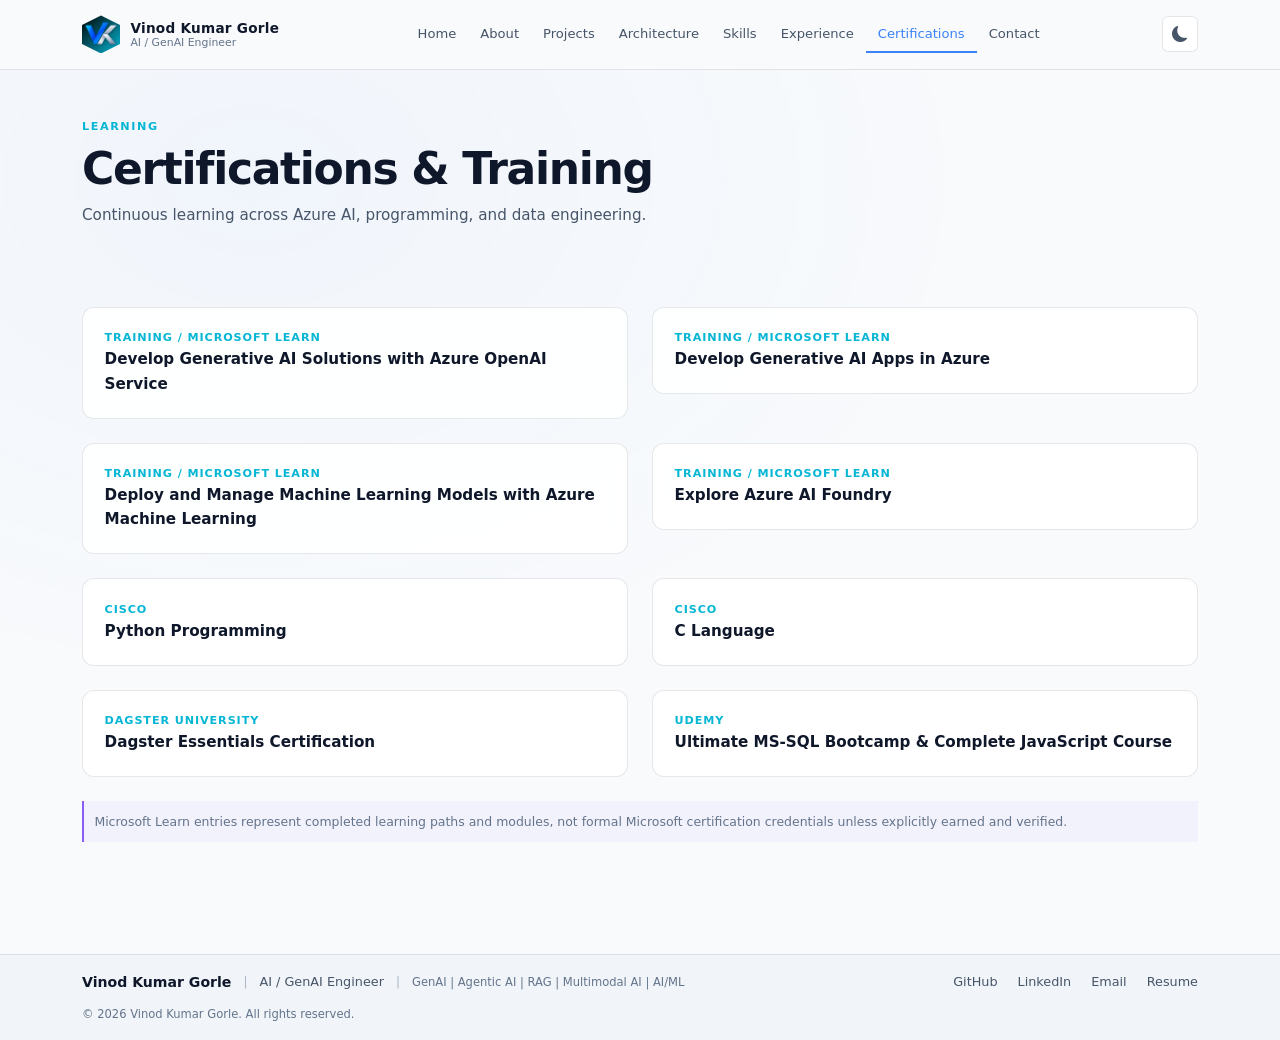
<file: certifications.html>
<!DOCTYPE html>
<html lang="en" data-theme="light">
<head>
  <meta charset="UTF-8">
  <meta name="viewport" content="width=device-width, initial-scale=1.0">
  <title>Certifications | Vinod Kumar Gorle</title>
  <meta name="description" content="Certifications and training - Microsoft Learn Azure AI, Cisco, Dagster, and Udemy courses.">
  <link rel="canonical" href="https://vinodkumargorle.dev/certifications.html">
  <link href="assets/vendor/bootstrap/css/bootstrap.min.css" rel="stylesheet">
  <link href="assets/vendor/bootstrap-icons/font/bootstrap-icons.min.css" rel="stylesheet">
  <link href="assets/css/style.css" rel="stylesheet">
</head>
<body>
  <nav class="navbar navbar-expand-lg navbar-ai fixed-top" aria-label="Main navigation">
    <div class="container">
      <a class="navbar-brand brand-lockup" href="index.html">
        <span class="brand-icon" aria-hidden="true"><img src="assets/images/logo.png" alt="" width="38" height="38" style="object-fit:contain"></span>
        <span class="brand-text"><span class="brand-name">Vinod Kumar Gorle</span><span class="brand-subtitle">AI / GenAI Engineer</span></span>
      </a>
      <button class="navbar-toggler" type="button" data-bs-toggle="collapse" data-bs-target="#navbarNav" aria-controls="navbarNav" aria-expanded="false" aria-label="Toggle navigation"><span class="navbar-toggler-icon"></span></button>
      <div class="collapse navbar-collapse" id="navbarNav">
        <ul class="navbar-nav mx-auto">
          <li class="nav-item"><a class="nav-link" href="index.html">Home</a></li>
          <li class="nav-item"><a class="nav-link" href="about.html">About</a></li>
          <li class="nav-item"><a class="nav-link" href="projects.html">Projects</a></li>
          <li class="nav-item"><a class="nav-link" href="architecture.html">Architecture</a></li>
          <li class="nav-item"><a class="nav-link" href="skills.html">Skills</a></li>
          <li class="nav-item"><a class="nav-link" href="experience.html">Experience</a></li>
          <li class="nav-item"><a class="nav-link" href="certifications.html">Certifications</a></li>
          <li class="nav-item"><a class="nav-link" href="contact.html">Contact</a></li>
        </ul>
        <button class="theme-toggle-btn" id="themeToggle" type="button" aria-label="Switch to dark mode" title="Dark mode"><i class="bi bi-moon-fill"></i></button>
      </div>
    </div>
  </nav>

  <header class="page-hero">
    <div class="container">
      <span class="section-label fade-in">Learning</span>
      <h1 class="fade-in">Certifications &amp; Training</h1>
      <p class="section-subtitle fade-in">Continuous learning across Azure AI, programming, and data engineering.</p>
    </div>
  </header>

  <main class="container pb-5">
    <div class="row g-4">
      <div class="col-md-6 fade-in">
        <div class="ai-card cert-card">
          <div>
            <div class="cert-provider">Training / Microsoft Learn</div>
            <div class="cert-name">Develop Generative AI Solutions with Azure OpenAI Service</div>
          </div>
        </div>
      </div>
      <div class="col-md-6 fade-in">
        <div class="ai-card cert-card">
          <div>
            <div class="cert-provider">Training / Microsoft Learn</div>
            <div class="cert-name">Develop Generative AI Apps in Azure</div>
          </div>
        </div>
      </div>
      <div class="col-md-6 fade-in">
        <div class="ai-card cert-card">
          <div>
            <div class="cert-provider">Training / Microsoft Learn</div>
            <div class="cert-name">Deploy and Manage Machine Learning Models with Azure Machine Learning</div>
          </div>
        </div>
      </div>
      <div class="col-md-6 fade-in">
        <div class="ai-card cert-card">
          <div>
            <div class="cert-provider">Training / Microsoft Learn</div>
            <div class="cert-name">Explore Azure AI Foundry</div>
          </div>
        </div>
      </div>
      <div class="col-md-6 fade-in">
        <div class="ai-card cert-card">
          <div>
            <div class="cert-provider">Cisco</div>
            <div class="cert-name">Python Programming</div>
          </div>
        </div>
      </div>
      <div class="col-md-6 fade-in">
        <div class="ai-card cert-card">
          <div>
            <div class="cert-provider">Cisco</div>
            <div class="cert-name">C Language</div>
          </div>
        </div>
      </div>
      <div class="col-md-6 fade-in">
        <div class="ai-card cert-card">
          <div>
            <div class="cert-provider">Dagster University</div>
            <div class="cert-name">Dagster Essentials Certification</div>
          </div>
        </div>
      </div>
      <div class="col-md-6 fade-in">
        <div class="ai-card cert-card">
          <div>
            <div class="cert-provider">Udemy</div>
            <div class="cert-name">Ultimate MS-SQL Bootcamp &amp; Complete JavaScript Course</div>
          </div>
        </div>
      </div>
    </div>
    <p class="learning-note mt-4 fade-in">Microsoft Learn entries represent completed learning paths and modules, not formal Microsoft certification credentials unless explicitly earned and verified.</p>
  </main>

    <footer class="site-footer">
    <div class="container">
      <div class="footer-inner">
        <div class="footer-brand-block">
          <span class="footer-name">Vinod Kumar Gorle</span>
          <span class="footer-sep" aria-hidden="true">|</span>
          <span class="footer-role">AI / GenAI Engineer</span>
          <span class="footer-sep" aria-hidden="true">|</span>
          <span class="footer-tags-inline">GenAI | Agentic AI | RAG | Multimodal AI | AI/ML</span>
        </div>
        <div class="footer-links">
          <a href="https://github.com/VinodkumarGorle" target="_blank" rel="noopener noreferrer">GitHub</a>
          <a href="https://linkedin.com/in/vinodkumargorle8367" target="_blank" rel="noopener noreferrer">LinkedIn</a>
          <a href="mailto:vinodkumargorle5@gmail.com">Email</a>
          <a href="assets/resume/Vinod_Kumar_Gorle_AI_GenAI_Resume.pdf" target="_blank" rel="noopener noreferrer">Resume</a>
        </div>
        <div class="copyright">&copy; <span id="currentYear">2026</span> Vinod Kumar Gorle. All rights reserved.</div>
      </div>
    </div>
  </footer>
  <script src="assets/vendor/bootstrap/js/bootstrap.bundle.min.js"></script>
  <script src="assets/js/main.js"></script>
</body>
</html>
</file>
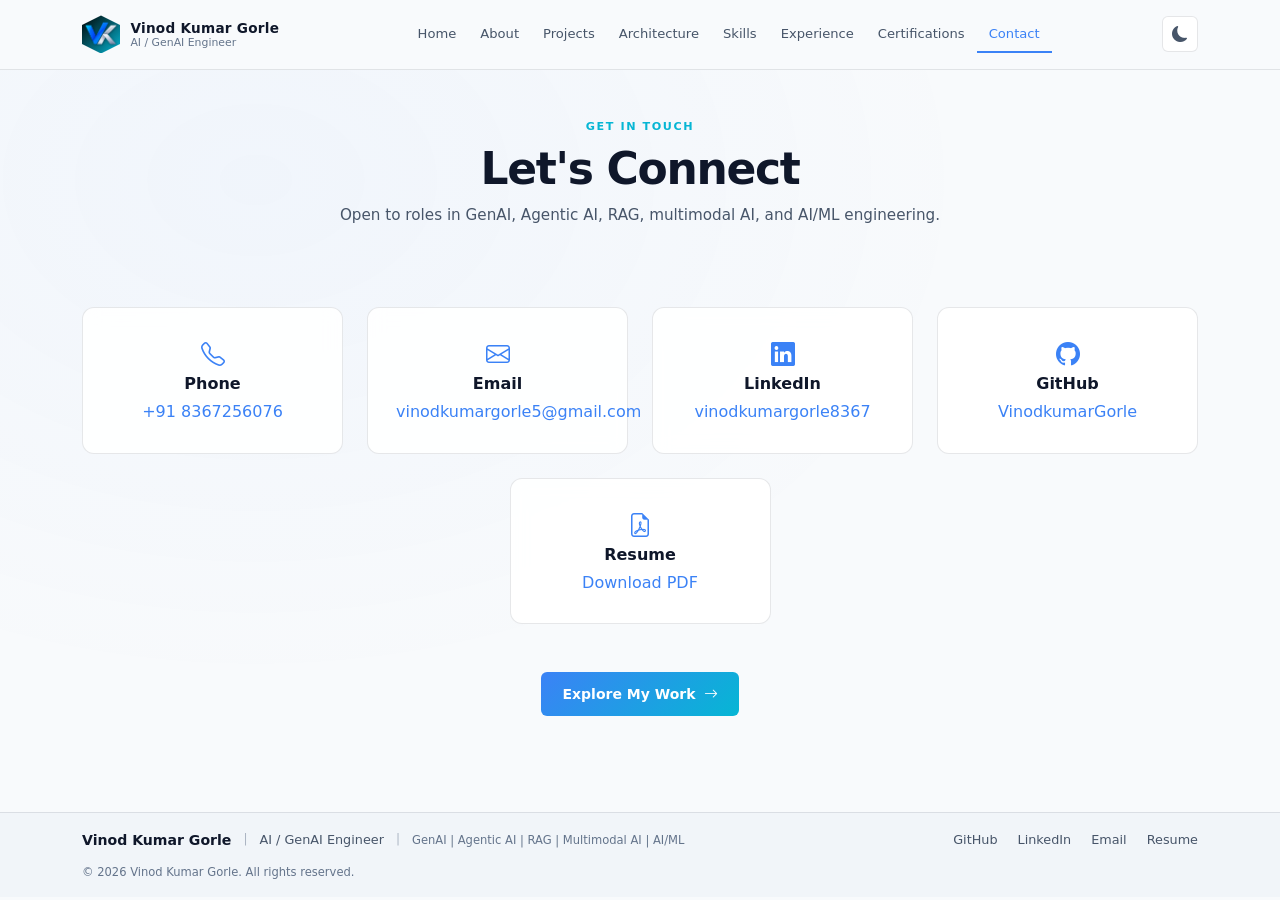
<file: contact.html>
<!DOCTYPE html>
<html lang="en" data-theme="light">
<head>
  <meta charset="UTF-8">
  <meta name="viewport" content="width=device-width, initial-scale=1.0">
  <title>Contact | Vinod Kumar Gorle</title>
  <meta name="description" content="Contact Vinod Kumar Gorle for GenAI, Agentic AI, RAG, and multimodal AI engineering opportunities.">
  <link rel="canonical" href="https://vinodkumargorle.dev/contact.html">
  <link href="assets/vendor/bootstrap/css/bootstrap.min.css" rel="stylesheet">
  <link href="assets/vendor/bootstrap-icons/font/bootstrap-icons.min.css" rel="stylesheet">
  <link href="assets/css/style.css" rel="stylesheet">
</head>
<body>
  <nav class="navbar navbar-expand-lg navbar-ai fixed-top" aria-label="Main navigation">
    <div class="container">
      <a class="navbar-brand brand-lockup" href="index.html">
        <span class="brand-icon" aria-hidden="true"><img src="assets/images/logo.png" alt="" width="38" height="38" style="object-fit:contain"></span>
        <span class="brand-text"><span class="brand-name">Vinod Kumar Gorle</span><span class="brand-subtitle">AI / GenAI Engineer</span></span>
      </a>
      <button class="navbar-toggler" type="button" data-bs-toggle="collapse" data-bs-target="#navbarNav" aria-controls="navbarNav" aria-expanded="false" aria-label="Toggle navigation"><span class="navbar-toggler-icon"></span></button>
      <div class="collapse navbar-collapse" id="navbarNav">
        <ul class="navbar-nav mx-auto">
          <li class="nav-item"><a class="nav-link" href="index.html">Home</a></li>
          <li class="nav-item"><a class="nav-link" href="about.html">About</a></li>
          <li class="nav-item"><a class="nav-link" href="projects.html">Projects</a></li>
          <li class="nav-item"><a class="nav-link" href="architecture.html">Architecture</a></li>
          <li class="nav-item"><a class="nav-link" href="skills.html">Skills</a></li>
          <li class="nav-item"><a class="nav-link" href="experience.html">Experience</a></li>
          <li class="nav-item"><a class="nav-link" href="certifications.html">Certifications</a></li>
          <li class="nav-item"><a class="nav-link" href="contact.html">Contact</a></li>
        </ul>
        <button class="theme-toggle-btn" id="themeToggle" type="button" aria-label="Switch to dark mode" title="Dark mode"><i class="bi bi-moon-fill"></i></button>
      </div>
    </div>
  </nav>

  <header class="page-hero">
    <div class="container text-center">
      <span class="section-label fade-in">Get in Touch</span>
      <h1 class="fade-in">Let's Connect</h1>
      <p class="section-subtitle mx-auto fade-in">Open to roles in GenAI, Agentic AI, RAG, multimodal AI, and AI/ML engineering.</p>
    </div>
  </header>

  <main class="container pb-5">
    <div class="row g-4 justify-content-center">
      <div class="col-sm-6 col-lg-3 fade-in">
        <div class="ai-card contact-card">
          <i class="bi bi-telephone" aria-hidden="true"></i>
          <h3>Phone</h3>
          <a href="tel:+918367256076">+91 8367256076</a>
        </div>
      </div>
      <div class="col-sm-6 col-lg-3 fade-in">
        <div class="ai-card contact-card">
          <i class="bi bi-envelope" aria-hidden="true"></i>
          <h3>Email</h3>
          <a href="mailto:vinodkumargorle5@gmail.com">vinodkumargorle5@gmail.com</a>
        </div>
      </div>
      <div class="col-sm-6 col-lg-3 fade-in">
        <div class="ai-card contact-card">
          <i class="bi bi-linkedin" aria-hidden="true"></i>
          <h3>LinkedIn</h3>
          <a href="https://linkedin.com/in/vinodkumargorle8367" target="_blank" rel="noopener noreferrer">vinodkumargorle8367</a>
        </div>
      </div>
      <div class="col-sm-6 col-lg-3 fade-in">
        <div class="ai-card contact-card">
          <i class="bi bi-github" aria-hidden="true"></i>
          <h3>GitHub</h3>
          <a href="https://github.com/VinodkumarGorle" target="_blank" rel="noopener noreferrer">VinodkumarGorle</a>
        </div>
      </div>
      <div class="col-sm-6 col-lg-3 fade-in">
        <div class="ai-card contact-card">
          <i class="bi bi-file-earmark-pdf" aria-hidden="true"></i>
          <h3>Resume</h3>
          <a href="assets/resume/Vinod_Kumar_Gorle_AI_GenAI_Resume.pdf" target="_blank" rel="noopener noreferrer">Download PDF</a>
        </div>
      </div>
    </div>
    <div class="text-center mt-5 fade-in">
      <a href="projects.html" class="btn-primary-ai">Explore My Work <i class="bi bi-arrow-right"></i></a>
    </div>
  </main>

    <footer class="site-footer">
    <div class="container">
      <div class="footer-inner">
        <div class="footer-brand-block">
          <span class="footer-name">Vinod Kumar Gorle</span>
          <span class="footer-sep" aria-hidden="true">|</span>
          <span class="footer-role">AI / GenAI Engineer</span>
          <span class="footer-sep" aria-hidden="true">|</span>
          <span class="footer-tags-inline">GenAI | Agentic AI | RAG | Multimodal AI | AI/ML</span>
        </div>
        <div class="footer-links">
          <a href="https://github.com/VinodkumarGorle" target="_blank" rel="noopener noreferrer">GitHub</a>
          <a href="https://linkedin.com/in/vinodkumargorle8367" target="_blank" rel="noopener noreferrer">LinkedIn</a>
          <a href="mailto:vinodkumargorle5@gmail.com">Email</a>
          <a href="assets/resume/Vinod_Kumar_Gorle_AI_GenAI_Resume.pdf" target="_blank" rel="noopener noreferrer">Resume</a>
        </div>
        <div class="copyright">&copy; <span id="currentYear">2026</span> Vinod Kumar Gorle. All rights reserved.</div>
      </div>
    </div>
  </footer>
  <script src="assets/vendor/bootstrap/js/bootstrap.bundle.min.js"></script>
  <script src="assets/js/main.js"></script>
</body>
</html>
</file>
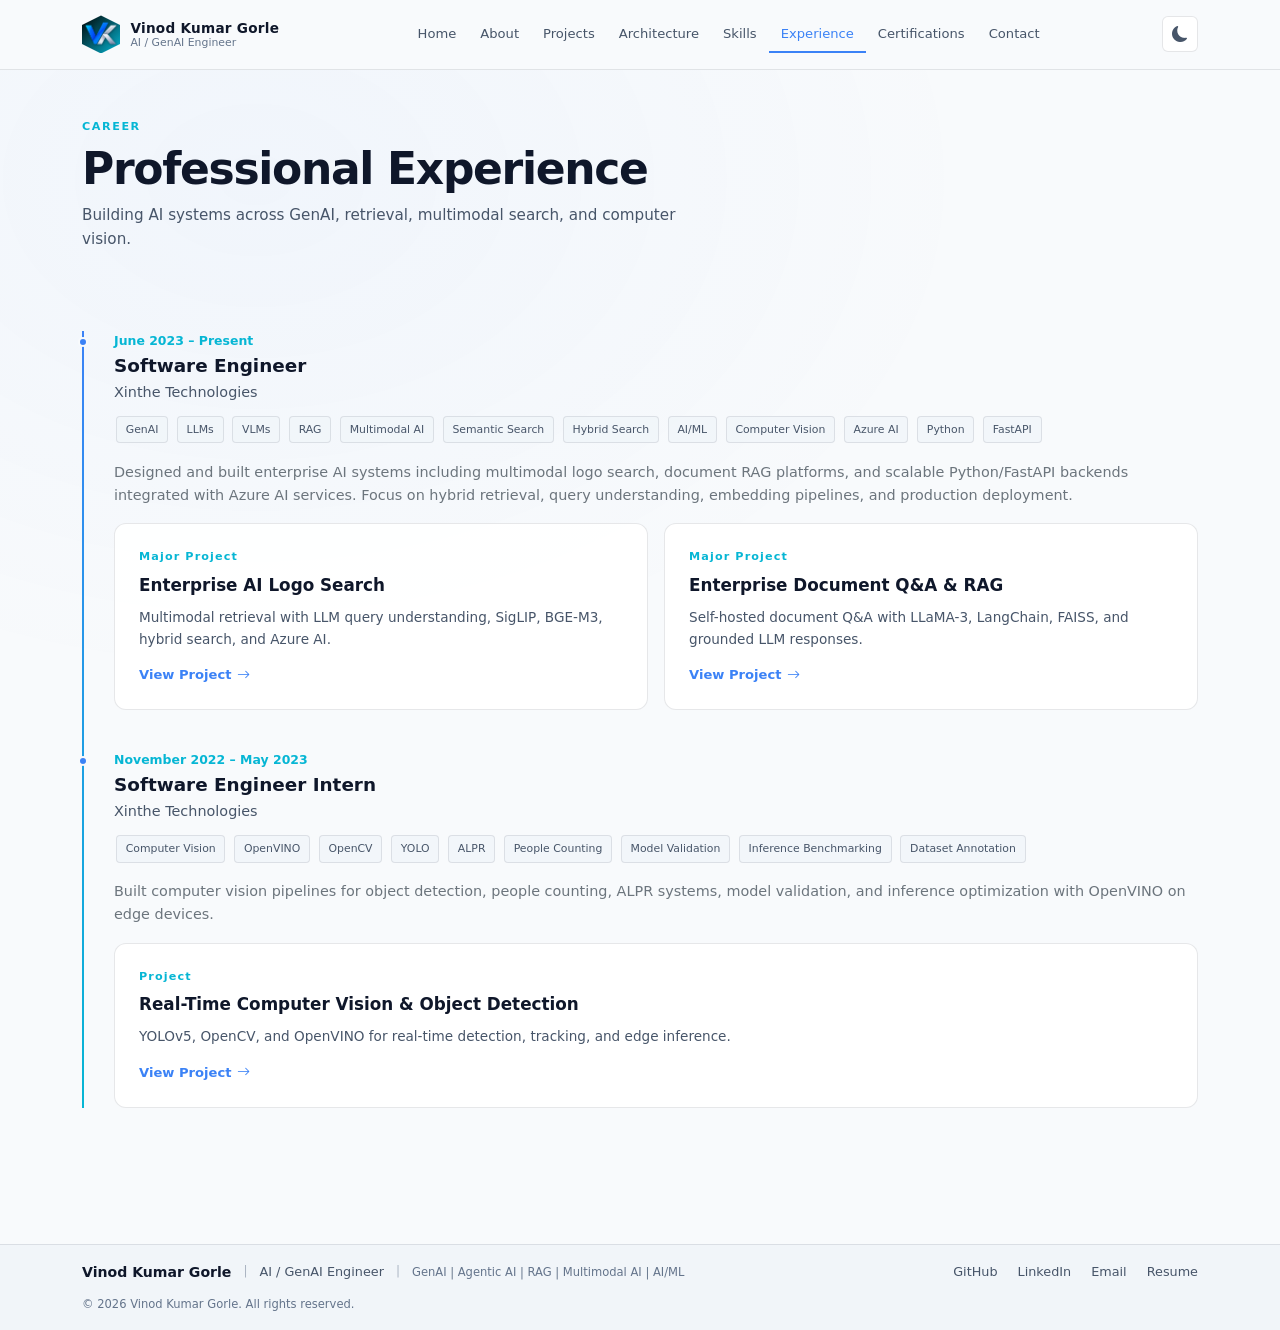
<file: experience.html>
<!DOCTYPE html>
<html lang="en" data-theme="light">
<head>
  <meta charset="UTF-8">
  <meta name="viewport" content="width=device-width, initial-scale=1.0">
  <title>Experience | Vinod Kumar Gorle</title>
  <meta name="description" content="Professional experience at Xinthe Technologies - GenAI, RAG, multimodal AI, and computer vision engineering.">
  <link rel="canonical" href="https://vinodkumargorle.dev/experience.html">
  <link href="assets/vendor/bootstrap/css/bootstrap.min.css" rel="stylesheet">
  <link href="assets/vendor/bootstrap-icons/font/bootstrap-icons.min.css" rel="stylesheet">
  <link href="assets/css/style.css" rel="stylesheet">
</head>
<body>
  <nav class="navbar navbar-expand-lg navbar-ai fixed-top" aria-label="Main navigation">
    <div class="container">
      <a class="navbar-brand brand-lockup" href="index.html">
        <span class="brand-icon" aria-hidden="true"><img src="assets/images/logo.png" alt="" width="38" height="38" style="object-fit:contain"></span>
        <span class="brand-text"><span class="brand-name">Vinod Kumar Gorle</span><span class="brand-subtitle">AI / GenAI Engineer</span></span>
      </a>
      <button class="navbar-toggler" type="button" data-bs-toggle="collapse" data-bs-target="#navbarNav" aria-controls="navbarNav" aria-expanded="false" aria-label="Toggle navigation"><span class="navbar-toggler-icon"></span></button>
      <div class="collapse navbar-collapse" id="navbarNav">
        <ul class="navbar-nav mx-auto">
          <li class="nav-item"><a class="nav-link" href="index.html">Home</a></li>
          <li class="nav-item"><a class="nav-link" href="about.html">About</a></li>
          <li class="nav-item"><a class="nav-link" href="projects.html">Projects</a></li>
          <li class="nav-item"><a class="nav-link" href="architecture.html">Architecture</a></li>
          <li class="nav-item"><a class="nav-link" href="skills.html">Skills</a></li>
          <li class="nav-item"><a class="nav-link" href="experience.html">Experience</a></li>
          <li class="nav-item"><a class="nav-link" href="certifications.html">Certifications</a></li>
          <li class="nav-item"><a class="nav-link" href="contact.html">Contact</a></li>
        </ul>
        <button class="theme-toggle-btn" id="themeToggle" type="button" aria-label="Switch to dark mode" title="Dark mode"><i class="bi bi-moon-fill"></i></button>
      </div>
    </div>
  </nav>

  <header class="page-hero">
    <div class="container">
      <span class="section-label fade-in">Career</span>
      <h1 class="fade-in">Professional Experience</h1>
      <p class="section-subtitle fade-in">Building AI systems across GenAI, retrieval, multimodal search, and computer vision.</p>
    </div>
  </header>

  <main class="container pb-5">
    <div class="timeline fade-in">
      <div class="timeline-item">
        <div class="timeline-date">June 2023 – Present</div>
        <div class="timeline-title">Software Engineer</div>
        <div class="timeline-company">Xinthe Technologies</div>
        <div class="timeline-tags">
          <span class="tech-badge">GenAI</span><span class="tech-badge">LLMs</span><span class="tech-badge">VLMs</span><span class="tech-badge">RAG</span><span class="tech-badge">Multimodal AI</span><span class="tech-badge">Semantic Search</span><span class="tech-badge">Hybrid Search</span><span class="tech-badge">AI/ML</span><span class="tech-badge">Computer Vision</span><span class="tech-badge">Azure AI</span><span class="tech-badge">Python</span><span class="tech-badge">FastAPI</span>
        </div>
        <p class="text-secondary mb-3" style="font-size:0.9rem;">Designed and built enterprise AI systems including multimodal logo search, document RAG platforms, and scalable Python/FastAPI backends integrated with Azure AI services. Focus on hybrid retrieval, query understanding, embedding pipelines, and production deployment.</p>
        <div class="row g-3">
          <div class="col-md-6">
            <article class="project-card">
              <div class="project-number">Major Project</div>
              <h3>Enterprise AI Logo Search</h3>
              <p>Multimodal retrieval with LLM query understanding, SigLIP, BGE-M3, hybrid search, and Azure AI.</p>
              <a href="projects/logo-search.html" class="project-link">View Project <i class="bi bi-arrow-right"></i></a>
            </article>
          </div>
          <div class="col-md-6">
            <article class="project-card">
              <div class="project-number">Major Project</div>
              <h3>Enterprise Document Q&amp;A &amp; RAG</h3>
              <p>Self-hosted document Q&amp;A with LLaMA-3, LangChain, FAISS, and grounded LLM responses.</p>
              <a href="projects/document-rag.html" class="project-link">View Project <i class="bi bi-arrow-right"></i></a>
            </article>
          </div>
        </div>
      </div>

      <div class="timeline-item">
        <div class="timeline-date">November 2022 – May 2023</div>
        <div class="timeline-title">Software Engineer Intern</div>
        <div class="timeline-company">Xinthe Technologies</div>
        <div class="timeline-tags">
          <span class="tech-badge">Computer Vision</span><span class="tech-badge">OpenVINO</span><span class="tech-badge">OpenCV</span><span class="tech-badge">YOLO</span><span class="tech-badge">ALPR</span><span class="tech-badge">People Counting</span><span class="tech-badge">Model Validation</span><span class="tech-badge">Inference Benchmarking</span><span class="tech-badge">Dataset Annotation</span>
        </div>
        <p class="text-secondary mb-3" style="font-size:0.9rem;">Built computer vision pipelines for object detection, people counting, ALPR systems, model validation, and inference optimization with OpenVINO on edge devices.</p>
        <article class="project-card">
          <div class="project-number">Project</div>
          <h3>Real-Time Computer Vision &amp; Object Detection</h3>
          <p>YOLOv5, OpenCV, and OpenVINO for real-time detection, tracking, and edge inference.</p>
          <a href="projects/computer-vision.html" class="project-link">View Project <i class="bi bi-arrow-right"></i></a>
        </article>
      </div>
    </div>
  </main>

    <footer class="site-footer">
    <div class="container">
      <div class="footer-inner">
        <div class="footer-brand-block">
          <span class="footer-name">Vinod Kumar Gorle</span>
          <span class="footer-sep" aria-hidden="true">|</span>
          <span class="footer-role">AI / GenAI Engineer</span>
          <span class="footer-sep" aria-hidden="true">|</span>
          <span class="footer-tags-inline">GenAI | Agentic AI | RAG | Multimodal AI | AI/ML</span>
        </div>
        <div class="footer-links">
          <a href="https://github.com/VinodkumarGorle" target="_blank" rel="noopener noreferrer">GitHub</a>
          <a href="https://linkedin.com/in/vinodkumargorle8367" target="_blank" rel="noopener noreferrer">LinkedIn</a>
          <a href="mailto:vinodkumargorle5@gmail.com">Email</a>
          <a href="assets/resume/Vinod_Kumar_Gorle_AI_GenAI_Resume.pdf" target="_blank" rel="noopener noreferrer">Resume</a>
        </div>
        <div class="copyright">&copy; <span id="currentYear">2026</span> Vinod Kumar Gorle. All rights reserved.</div>
      </div>
    </div>
  </footer>
  <script src="assets/vendor/bootstrap/js/bootstrap.bundle.min.js"></script>
  <script src="assets/js/main.js"></script>
</body>
</html>
</file>
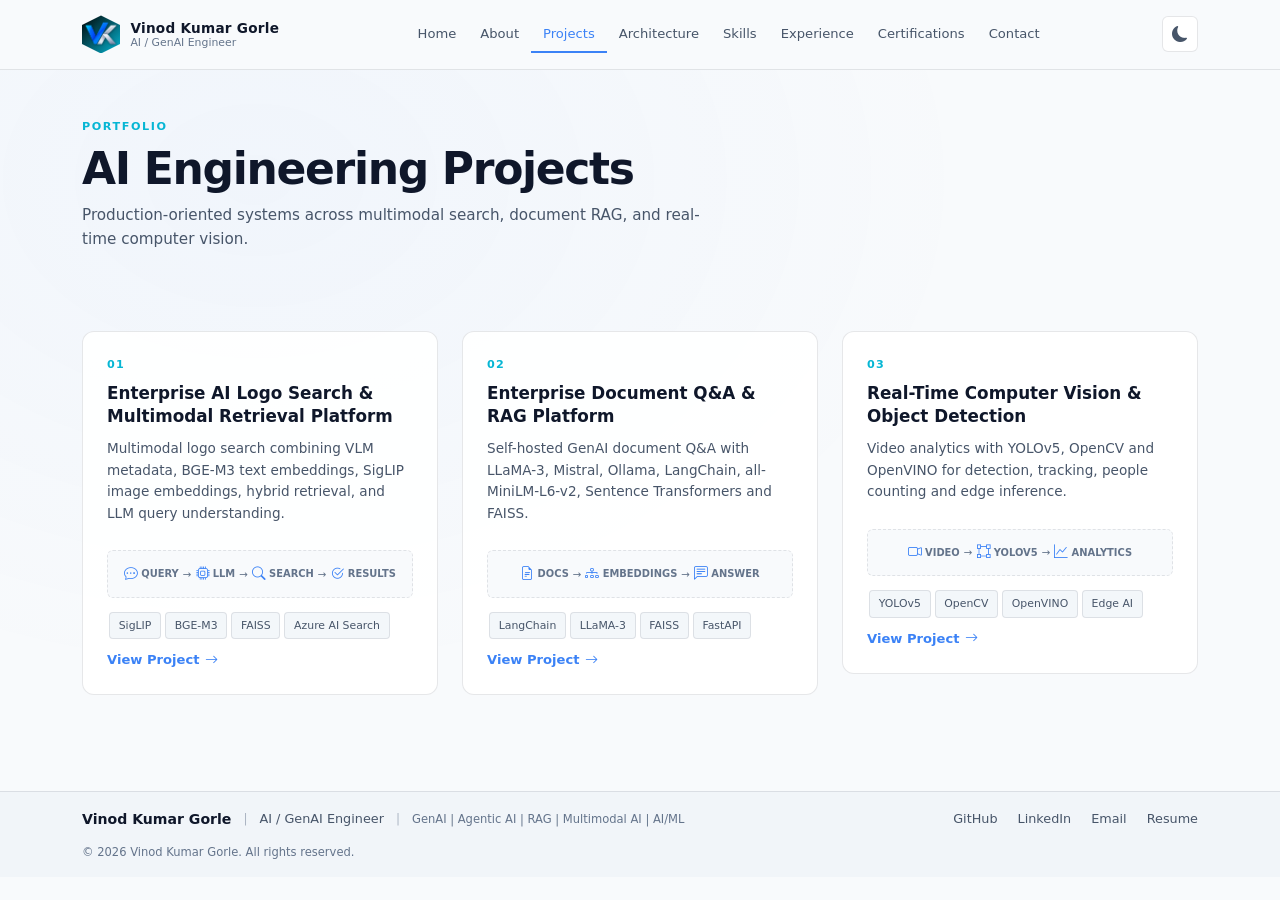
<file: projects.html>
<!DOCTYPE html>
<html lang="en" data-theme="light">
<head>
  <meta charset="UTF-8">
  <meta name="viewport" content="width=device-width, initial-scale=1.0">
  <title>Projects | Vinod Kumar Gorle</title>
  <meta name="description" content="AI engineering projects - multimodal logo search, document RAG, and real-time computer vision systems.">
  <link rel="canonical" href="https://vinodkumargorle.dev/projects.html">
  <link href="assets/vendor/bootstrap/css/bootstrap.min.css" rel="stylesheet">
  <link href="assets/vendor/bootstrap-icons/font/bootstrap-icons.min.css" rel="stylesheet">
  <link href="assets/css/style.css" rel="stylesheet">
</head>
<body>
  <nav class="navbar navbar-expand-lg navbar-ai fixed-top" aria-label="Main navigation">
    <div class="container">
      <a class="navbar-brand brand-lockup" href="index.html">
        <span class="brand-icon" aria-hidden="true"><img src="assets/images/logo.png" alt="" width="38" height="38" style="object-fit:contain"></span>
        <span class="brand-text"><span class="brand-name">Vinod Kumar Gorle</span><span class="brand-subtitle">AI / GenAI Engineer</span></span>
      </a>
      <button class="navbar-toggler" type="button" data-bs-toggle="collapse" data-bs-target="#navbarNav" aria-controls="navbarNav" aria-expanded="false" aria-label="Toggle navigation"><span class="navbar-toggler-icon"></span></button>
      <div class="collapse navbar-collapse" id="navbarNav">
        <ul class="navbar-nav mx-auto">
          <li class="nav-item"><a class="nav-link" href="index.html">Home</a></li>
          <li class="nav-item"><a class="nav-link" href="about.html">About</a></li>
          <li class="nav-item"><a class="nav-link" href="projects.html">Projects</a></li>
          <li class="nav-item"><a class="nav-link" href="architecture.html">Architecture</a></li>
          <li class="nav-item"><a class="nav-link" href="skills.html">Skills</a></li>
          <li class="nav-item"><a class="nav-link" href="experience.html">Experience</a></li>
          <li class="nav-item"><a class="nav-link" href="certifications.html">Certifications</a></li>
          <li class="nav-item"><a class="nav-link" href="contact.html">Contact</a></li>
        </ul>
        <button class="theme-toggle-btn" id="themeToggle" type="button" aria-label="Switch to dark mode" title="Dark mode"><i class="bi bi-moon-fill"></i></button>
      </div>
    </div>
  </nav>

  <header class="page-hero">
    <div class="container">
      <span class="section-label fade-in">Portfolio</span>
      <h1 class="fade-in">AI Engineering Projects</h1>
      <p class="section-subtitle fade-in">Production-oriented systems across multimodal search, document RAG, and real-time computer vision.</p>
    </div>
  </header>

  <main class="container pb-5">
    <div class="row g-4">
      <div class="col-md-6 col-lg-4 fade-in">
        <article class="project-card">
          <div class="project-number">01</div>
          <h3>Enterprise AI Logo Search &amp; Multimodal Retrieval Platform</h3>
          <p>Multimodal logo search combining VLM metadata, BGE-M3 text embeddings, SigLIP image embeddings, hybrid retrieval, and LLM query understanding.</p>
          <div class="pipeline-flow">
            <span class="pipeline-step"><i class="bi bi-chat-dots"></i> Query</span><span class="pipeline-arrow">→</span>
            <span class="pipeline-step"><i class="bi bi-cpu"></i> LLM</span><span class="pipeline-arrow">→</span>
            <span class="pipeline-step"><i class="bi bi-search"></i> Search</span><span class="pipeline-arrow">→</span>
            <span class="pipeline-step"><i class="bi bi-check2-circle"></i> Results</span>
          </div>
          <div class="mb-2"><span class="tech-badge">SigLIP</span><span class="tech-badge">BGE-M3</span><span class="tech-badge">FAISS</span><span class="tech-badge">Azure AI Search</span></div>
          <a href="projects/logo-search.html" class="project-link">View Project <i class="bi bi-arrow-right"></i></a>
        </article>
      </div>
      <div class="col-md-6 col-lg-4 fade-in">
        <article class="project-card">
          <div class="project-number">02</div>
          <h3>Enterprise Document Q&amp;A &amp; RAG Platform</h3>
          <p>Self-hosted GenAI document Q&amp;A with LLaMA-3, Mistral, Ollama, LangChain, all-MiniLM-L6-v2, Sentence Transformers and FAISS.</p>
          <div class="pipeline-flow">
            <span class="pipeline-step"><i class="bi bi-file-earmark-text"></i> Docs</span><span class="pipeline-arrow">→</span>
            <span class="pipeline-step"><i class="bi bi-diagram-3"></i> Embeddings</span><span class="pipeline-arrow">→</span>
            <span class="pipeline-step"><i class="bi bi-chat-left-text"></i> Answer</span>
          </div>
          <div class="mb-2"><span class="tech-badge">LangChain</span><span class="tech-badge">LLaMA-3</span><span class="tech-badge">FAISS</span><span class="tech-badge">FastAPI</span></div>
          <a href="projects/document-rag.html" class="project-link">View Project <i class="bi bi-arrow-right"></i></a>
        </article>
      </div>
      <div class="col-md-6 col-lg-4 fade-in">
        <article class="project-card">
          <div class="project-number">03</div>
          <h3>Real-Time Computer Vision &amp; Object Detection</h3>
          <p>Video analytics with YOLOv5, OpenCV and OpenVINO for detection, tracking, people counting and edge inference.</p>
          <div class="pipeline-flow">
            <span class="pipeline-step"><i class="bi bi-camera-video"></i> Video</span><span class="pipeline-arrow">→</span>
            <span class="pipeline-step"><i class="bi bi-bounding-box"></i> YOLOv5</span><span class="pipeline-arrow">→</span>
            <span class="pipeline-step"><i class="bi bi-graph-up"></i> Analytics</span>
          </div>
          <div class="mb-2"><span class="tech-badge">YOLOv5</span><span class="tech-badge">OpenCV</span><span class="tech-badge">OpenVINO</span><span class="tech-badge">Edge AI</span></div>
          <a href="projects/computer-vision.html" class="project-link">View Project <i class="bi bi-arrow-right"></i></a>
        </article>
      </div>
    </div>
  </main>

    <footer class="site-footer">
    <div class="container">
      <div class="footer-inner">
        <div class="footer-brand-block">
          <span class="footer-name">Vinod Kumar Gorle</span>
          <span class="footer-sep" aria-hidden="true">|</span>
          <span class="footer-role">AI / GenAI Engineer</span>
          <span class="footer-sep" aria-hidden="true">|</span>
          <span class="footer-tags-inline">GenAI | Agentic AI | RAG | Multimodal AI | AI/ML</span>
        </div>
        <div class="footer-links">
          <a href="https://github.com/VinodkumarGorle" target="_blank" rel="noopener noreferrer">GitHub</a>
          <a href="https://linkedin.com/in/vinodkumargorle8367" target="_blank" rel="noopener noreferrer">LinkedIn</a>
          <a href="mailto:vinodkumargorle5@gmail.com">Email</a>
          <a href="assets/resume/Vinod_Kumar_Gorle_AI_GenAI_Resume.pdf" target="_blank" rel="noopener noreferrer">Resume</a>
        </div>
        <div class="copyright">&copy; <span id="currentYear">2026</span> Vinod Kumar Gorle. All rights reserved.</div>
      </div>
    </div>
  </footer>
  <script src="assets/vendor/bootstrap/js/bootstrap.bundle.min.js"></script>
  <script src="assets/js/main.js"></script>
</body>
</html>
</file>
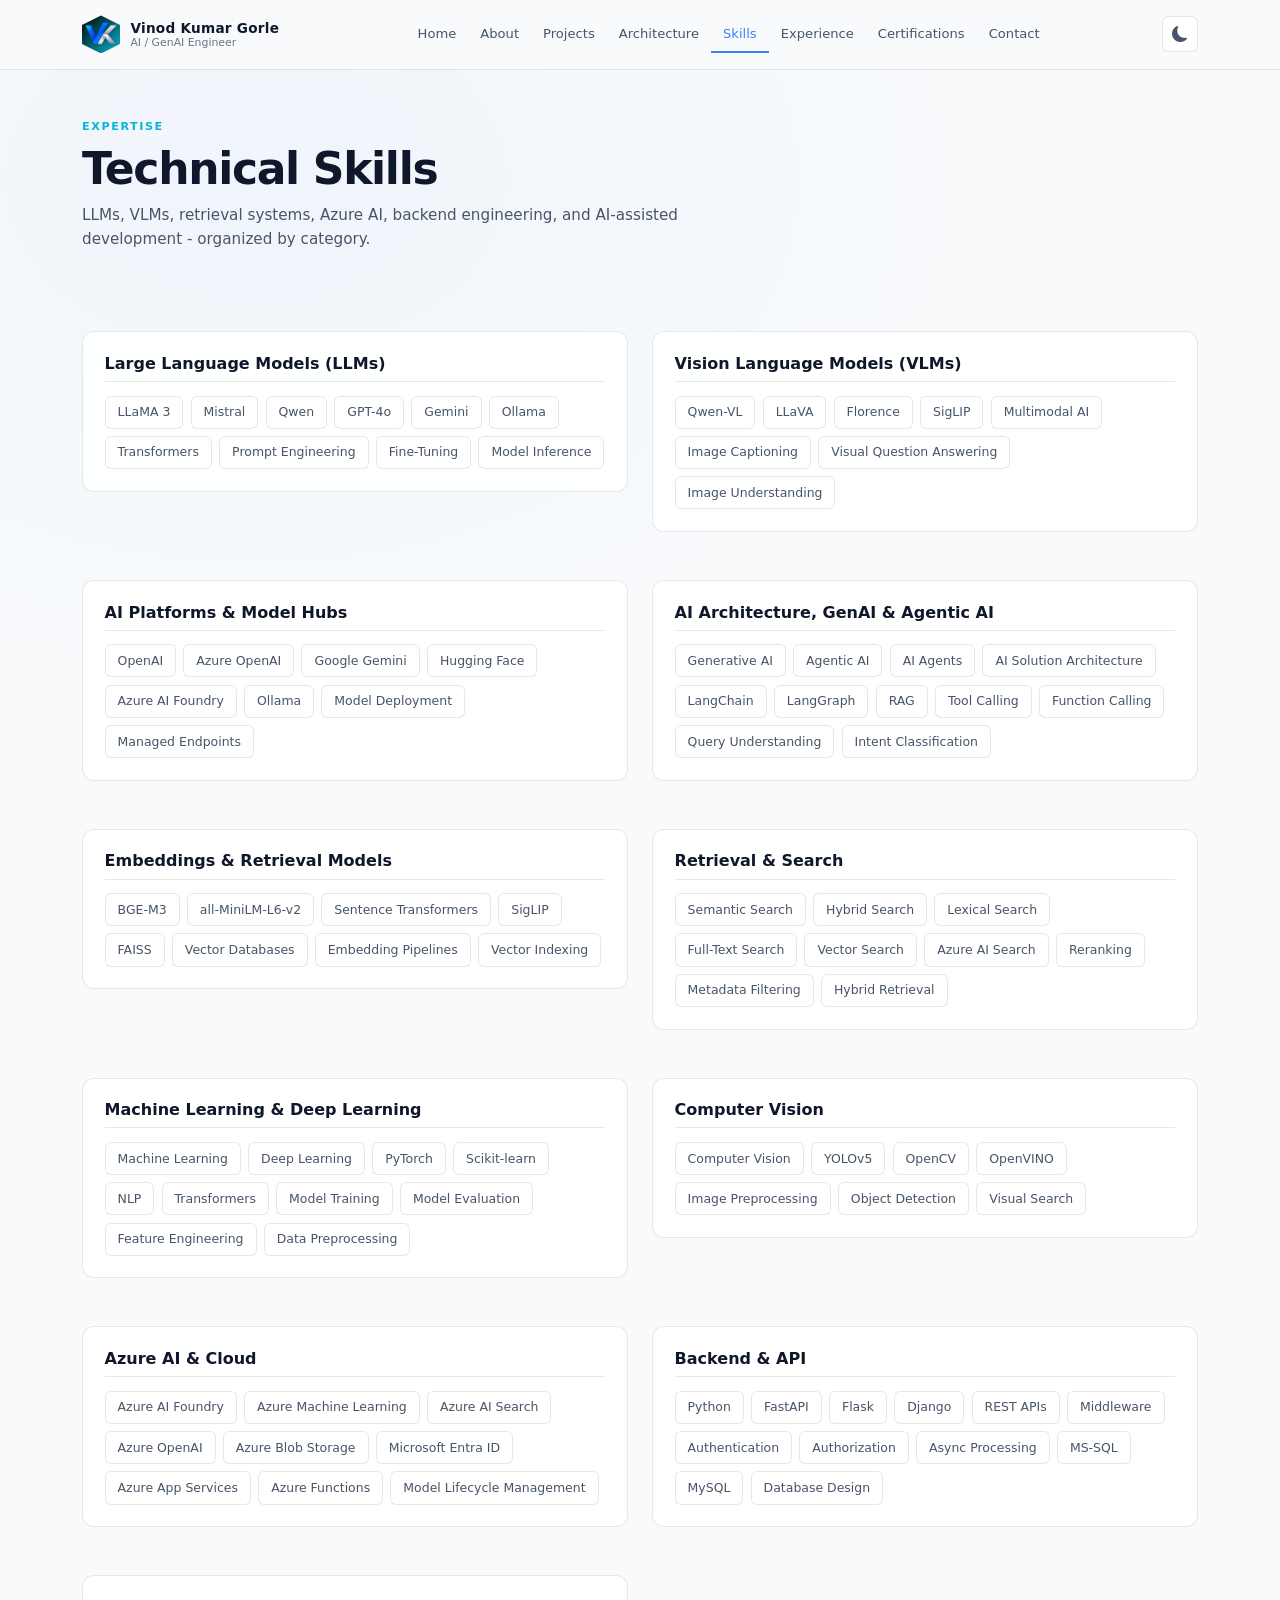
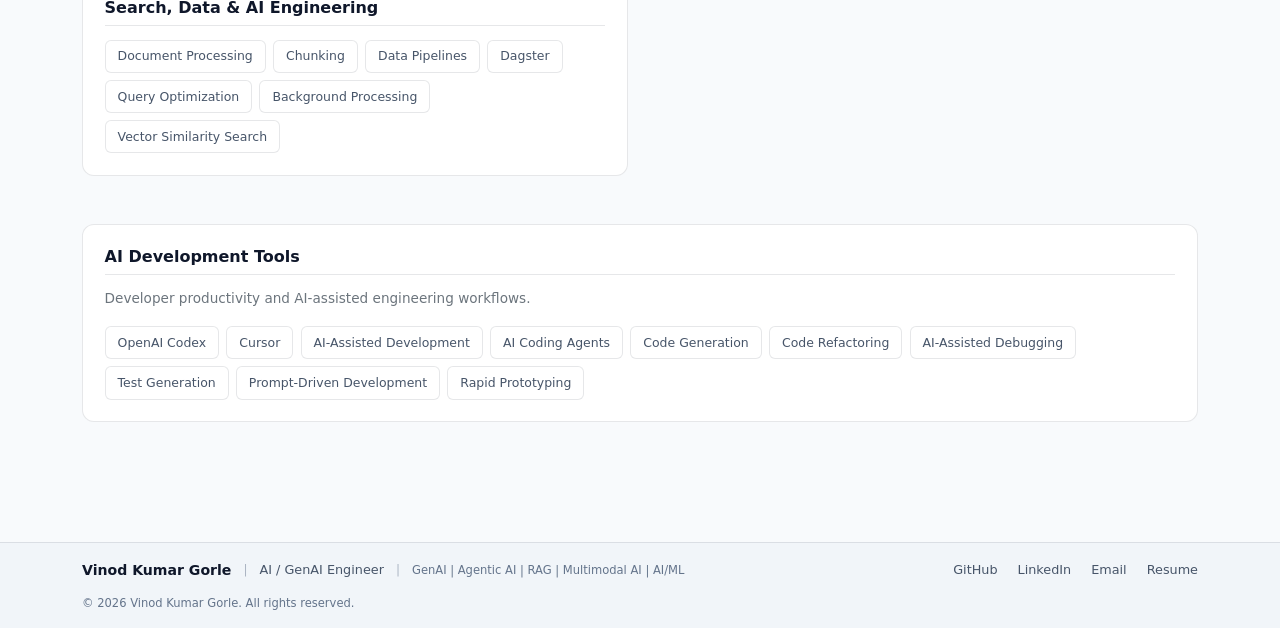
<file: skills.html>
<!DOCTYPE html>
<html lang="en" data-theme="light">
<head>
  <meta charset="UTF-8">
  <meta name="viewport" content="width=device-width, initial-scale=1.0">
  <title>Skills | Vinod Kumar Gorle</title>
  <meta name="description" content="Technical skills - LLMs, VLMs, RAG, Azure AI, Python, FastAPI, retrieval systems, and AI development tools.">
  <link rel="canonical" href="https://vinodkumargorle.dev/skills.html">
  <link href="assets/vendor/bootstrap/css/bootstrap.min.css" rel="stylesheet">
  <link href="assets/vendor/bootstrap-icons/font/bootstrap-icons.min.css" rel="stylesheet">
  <link href="assets/css/style.css" rel="stylesheet">
</head>
<body>
  <nav class="navbar navbar-expand-lg navbar-ai fixed-top" aria-label="Main navigation">
    <div class="container">
      <a class="navbar-brand brand-lockup" href="index.html">
        <span class="brand-icon" aria-hidden="true"><img src="assets/images/logo.png" alt="" width="38" height="38" style="object-fit:contain"></span>
        <span class="brand-text"><span class="brand-name">Vinod Kumar Gorle</span><span class="brand-subtitle">AI / GenAI Engineer</span></span>
      </a>
      <button class="navbar-toggler" type="button" data-bs-toggle="collapse" data-bs-target="#navbarNav" aria-controls="navbarNav" aria-expanded="false" aria-label="Toggle navigation"><span class="navbar-toggler-icon"></span></button>
      <div class="collapse navbar-collapse" id="navbarNav">
        <ul class="navbar-nav mx-auto">
          <li class="nav-item"><a class="nav-link" href="index.html">Home</a></li>
          <li class="nav-item"><a class="nav-link" href="about.html">About</a></li>
          <li class="nav-item"><a class="nav-link" href="projects.html">Projects</a></li>
          <li class="nav-item"><a class="nav-link" href="architecture.html">Architecture</a></li>
          <li class="nav-item"><a class="nav-link" href="skills.html">Skills</a></li>
          <li class="nav-item"><a class="nav-link" href="experience.html">Experience</a></li>
          <li class="nav-item"><a class="nav-link" href="certifications.html">Certifications</a></li>
          <li class="nav-item"><a class="nav-link" href="contact.html">Contact</a></li>
        </ul>
        <button class="theme-toggle-btn" id="themeToggle" type="button" aria-label="Switch to dark mode" title="Dark mode"><i class="bi bi-moon-fill"></i></button>
      </div>
    </div>
  </nav>

  <header class="page-hero">
    <div class="container">
      <span class="section-label fade-in">Expertise</span>
      <h1 class="fade-in">Technical Skills</h1>
      <p class="section-subtitle fade-in">LLMs, VLMs, retrieval systems, Azure AI, backend engineering, and AI-assisted development - organized by category.</p>
    </div>
  </header>

  <main class="container pb-5">
    <div class="row g-4">
      <div class="col-md-6 fade-in">
        <div class="ai-card skill-group">
          <h3>Large Language Models (LLMs)</h3>
          <div class="skill-tags">
            <span class="skill-tag">LLaMA 3</span><span class="skill-tag">Mistral</span><span class="skill-tag">Qwen</span><span class="skill-tag">GPT-4o</span><span class="skill-tag">Gemini</span><span class="skill-tag">Ollama</span><span class="skill-tag">Transformers</span><span class="skill-tag">Prompt Engineering</span><span class="skill-tag">Fine-Tuning</span><span class="skill-tag">Model Inference</span>
          </div>
        </div>
      </div>
      <div class="col-md-6 fade-in">
        <div class="ai-card skill-group">
          <h3>Vision Language Models (VLMs)</h3>
          <div class="skill-tags">
            <span class="skill-tag">Qwen-VL</span><span class="skill-tag">LLaVA</span><span class="skill-tag">Florence</span><span class="skill-tag">SigLIP</span><span class="skill-tag">Multimodal AI</span><span class="skill-tag">Image Captioning</span><span class="skill-tag">Visual Question Answering</span><span class="skill-tag">Image Understanding</span>
          </div>
        </div>
      </div>
      <div class="col-md-6 fade-in">
        <div class="ai-card skill-group">
          <h3>AI Platforms &amp; Model Hubs</h3>
          <div class="skill-tags">
            <span class="skill-tag">OpenAI</span><span class="skill-tag">Azure OpenAI</span><span class="skill-tag">Google Gemini</span><span class="skill-tag">Hugging Face</span><span class="skill-tag">Azure AI Foundry</span><span class="skill-tag">Ollama</span><span class="skill-tag">Model Deployment</span><span class="skill-tag">Managed Endpoints</span>
          </div>
        </div>
      </div>
      <div class="col-md-6 fade-in">
        <div class="ai-card skill-group">
          <h3>AI Architecture, GenAI &amp; Agentic AI</h3>
          <div class="skill-tags">
            <span class="skill-tag">Generative AI</span><span class="skill-tag">Agentic AI</span><span class="skill-tag">AI Agents</span><span class="skill-tag">AI Solution Architecture</span><span class="skill-tag">LangChain</span><span class="skill-tag">LangGraph</span><span class="skill-tag">RAG</span><span class="skill-tag">Tool Calling</span><span class="skill-tag">Function Calling</span><span class="skill-tag">Query Understanding</span><span class="skill-tag">Intent Classification</span>
          </div>
        </div>
      </div>
      <div class="col-md-6 fade-in">
        <div class="ai-card skill-group">
          <h3>Embeddings &amp; Retrieval Models</h3>
          <div class="skill-tags">
            <span class="skill-tag">BGE-M3</span><span class="skill-tag">all-MiniLM-L6-v2</span><span class="skill-tag">Sentence Transformers</span><span class="skill-tag">SigLIP</span><span class="skill-tag">FAISS</span><span class="skill-tag">Vector Databases</span><span class="skill-tag">Embedding Pipelines</span><span class="skill-tag">Vector Indexing</span>
          </div>
        </div>
      </div>
      <div class="col-md-6 fade-in">
        <div class="ai-card skill-group">
          <h3>Retrieval &amp; Search</h3>
          <div class="skill-tags">
            <span class="skill-tag">Semantic Search</span><span class="skill-tag">Hybrid Search</span><span class="skill-tag">Lexical Search</span><span class="skill-tag">Full-Text Search</span><span class="skill-tag">Vector Search</span><span class="skill-tag">Azure AI Search</span><span class="skill-tag">Reranking</span><span class="skill-tag">Metadata Filtering</span><span class="skill-tag">Hybrid Retrieval</span>
          </div>
        </div>
      </div>
      <div class="col-md-6 fade-in">
        <div class="ai-card skill-group">
          <h3>Machine Learning &amp; Deep Learning</h3>
          <div class="skill-tags">
            <span class="skill-tag">Machine Learning</span><span class="skill-tag">Deep Learning</span><span class="skill-tag">PyTorch</span><span class="skill-tag">Scikit-learn</span><span class="skill-tag">NLP</span><span class="skill-tag">Transformers</span><span class="skill-tag">Model Training</span><span class="skill-tag">Model Evaluation</span><span class="skill-tag">Feature Engineering</span><span class="skill-tag">Data Preprocessing</span>
          </div>
        </div>
      </div>
      <div class="col-md-6 fade-in">
        <div class="ai-card skill-group">
          <h3>Computer Vision</h3>
          <div class="skill-tags">
            <span class="skill-tag">Computer Vision</span><span class="skill-tag">YOLOv5</span><span class="skill-tag">OpenCV</span><span class="skill-tag">OpenVINO</span><span class="skill-tag">Image Preprocessing</span><span class="skill-tag">Object Detection</span><span class="skill-tag">Visual Search</span>
          </div>
        </div>
      </div>
      <div class="col-md-6 fade-in">
        <div class="ai-card skill-group">
          <h3>Azure AI &amp; Cloud</h3>
          <div class="skill-tags">
            <span class="skill-tag">Azure AI Foundry</span><span class="skill-tag">Azure Machine Learning</span><span class="skill-tag">Azure AI Search</span><span class="skill-tag">Azure OpenAI</span><span class="skill-tag">Azure Blob Storage</span><span class="skill-tag">Microsoft Entra ID</span><span class="skill-tag">Azure App Services</span><span class="skill-tag">Azure Functions</span><span class="skill-tag">Model Lifecycle Management</span>
          </div>
        </div>
      </div>
      <div class="col-md-6 fade-in">
        <div class="ai-card skill-group">
          <h3>Backend &amp; API</h3>
          <div class="skill-tags">
            <span class="skill-tag">Python</span><span class="skill-tag">FastAPI</span><span class="skill-tag">Flask</span><span class="skill-tag">Django</span><span class="skill-tag">REST APIs</span><span class="skill-tag">Middleware</span><span class="skill-tag">Authentication</span><span class="skill-tag">Authorization</span><span class="skill-tag">Async Processing</span><span class="skill-tag">MS-SQL</span><span class="skill-tag">MySQL</span><span class="skill-tag">Database Design</span>
          </div>
        </div>
      </div>
      <div class="col-md-6 fade-in">
        <div class="ai-card skill-group">
          <h3>Search, Data &amp; AI Engineering</h3>
          <div class="skill-tags">
            <span class="skill-tag">Document Processing</span><span class="skill-tag">Chunking</span><span class="skill-tag">Data Pipelines</span><span class="skill-tag">Dagster</span><span class="skill-tag">Query Optimization</span><span class="skill-tag">Background Processing</span><span class="skill-tag">Vector Similarity Search</span>
          </div>
        </div>
      </div>
      <div class="col-12 fade-in">
        <div class="ai-card skill-group">
          <h3>AI Development Tools</h3>
          <p class="text-secondary mb-3" style="font-size:0.85rem;">Developer productivity and AI-assisted engineering workflows.</p>
          <div class="skill-tags">
            <span class="skill-tag">OpenAI Codex</span><span class="skill-tag">Cursor</span><span class="skill-tag">AI-Assisted Development</span><span class="skill-tag">AI Coding Agents</span><span class="skill-tag">Code Generation</span><span class="skill-tag">Code Refactoring</span><span class="skill-tag">AI-Assisted Debugging</span><span class="skill-tag">Test Generation</span><span class="skill-tag">Prompt-Driven Development</span><span class="skill-tag">Rapid Prototyping</span>
          </div>
        </div>
      </div>
    </div>
  </main>

    <footer class="site-footer">
    <div class="container">
      <div class="footer-inner">
        <div class="footer-brand-block">
          <span class="footer-name">Vinod Kumar Gorle</span>
          <span class="footer-sep" aria-hidden="true">|</span>
          <span class="footer-role">AI / GenAI Engineer</span>
          <span class="footer-sep" aria-hidden="true">|</span>
          <span class="footer-tags-inline">GenAI | Agentic AI | RAG | Multimodal AI | AI/ML</span>
        </div>
        <div class="footer-links">
          <a href="https://github.com/VinodkumarGorle" target="_blank" rel="noopener noreferrer">GitHub</a>
          <a href="https://linkedin.com/in/vinodkumargorle8367" target="_blank" rel="noopener noreferrer">LinkedIn</a>
          <a href="mailto:vinodkumargorle5@gmail.com">Email</a>
          <a href="assets/resume/Vinod_Kumar_Gorle_AI_GenAI_Resume.pdf" target="_blank" rel="noopener noreferrer">Resume</a>
        </div>
        <div class="copyright">&copy; <span id="currentYear">2026</span> Vinod Kumar Gorle. All rights reserved.</div>
      </div>
    </div>
  </footer>
  <script src="assets/vendor/bootstrap/js/bootstrap.bundle.min.js"></script>
  <script src="assets/js/main.js"></script>
</body>
</html>
</file>
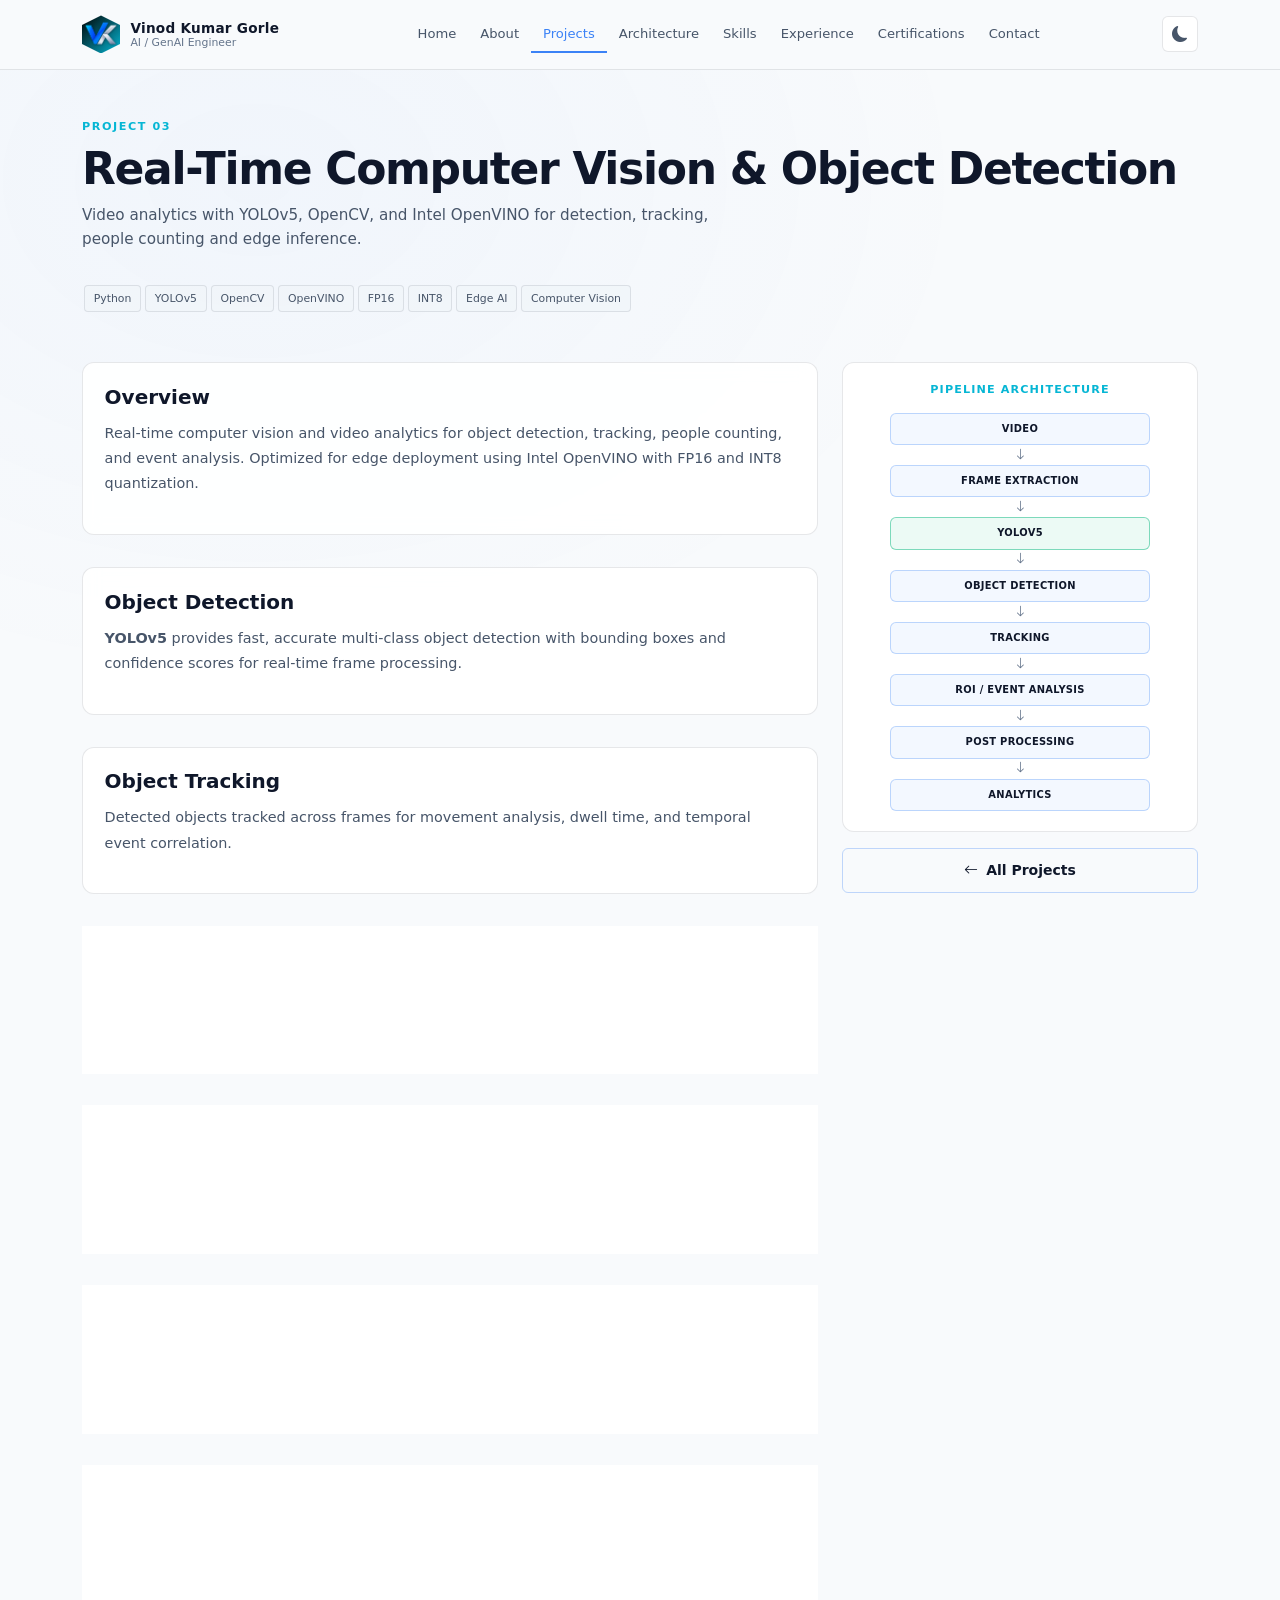
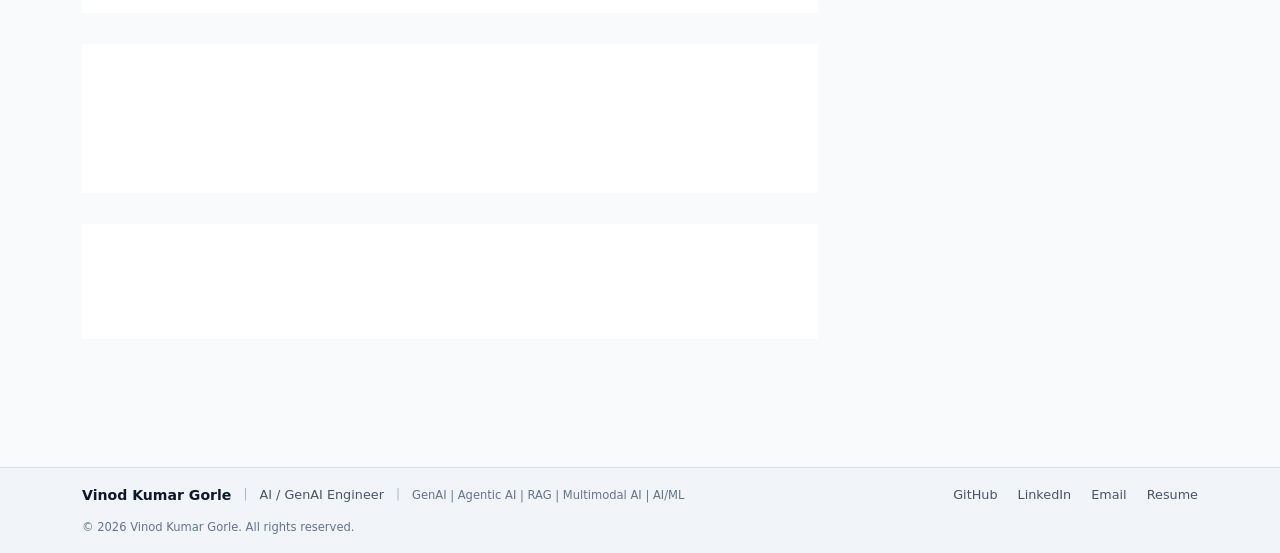
<file: projects/computer-vision.html>
<!DOCTYPE html>
<html lang="en" data-theme="light">
<head>
  <meta charset="UTF-8">
  <meta name="viewport" content="width=device-width, initial-scale=1.0">
  <title>Computer Vision | Vinod Kumar Gorle</title>
  <meta name="description" content="Real-time computer vision - YOLOv5, OpenCV, OpenVINO object detection, tracking, and edge AI inference.">
  <link rel="canonical" href="https://vinodkumargorle.dev/projects/computer-vision.html">
  <link href="../assets/vendor/bootstrap/css/bootstrap.min.css" rel="stylesheet">
  <link href="../assets/vendor/bootstrap-icons/font/bootstrap-icons.min.css" rel="stylesheet">
  <link href="../assets/css/style.css" rel="stylesheet">
</head>
<body>
  <nav class="navbar navbar-expand-lg navbar-ai fixed-top" aria-label="Main navigation">
    <div class="container">
      <a class="navbar-brand brand-lockup" href="../index.html">
        <span class="brand-icon" aria-hidden="true"><img src="../assets/images/logo.png" alt="" width="38" height="38" style="object-fit:contain"></span>
        <span class="brand-text"><span class="brand-name">Vinod Kumar Gorle</span><span class="brand-subtitle">AI / GenAI Engineer</span></span>
      </a>
      <button class="navbar-toggler" type="button" data-bs-toggle="collapse" data-bs-target="#navbarNav" aria-controls="navbarNav" aria-expanded="false" aria-label="Toggle navigation"><span class="navbar-toggler-icon"></span></button>
      <div class="collapse navbar-collapse" id="navbarNav">
        <ul class="navbar-nav mx-auto">
          <li class="nav-item"><a class="nav-link" href="../index.html">Home</a></li>
          <li class="nav-item"><a class="nav-link" href="../about.html">About</a></li>
          <li class="nav-item"><a class="nav-link" href="../projects.html">Projects</a></li>
          <li class="nav-item"><a class="nav-link" href="../architecture.html">Architecture</a></li>
          <li class="nav-item"><a class="nav-link" href="../skills.html">Skills</a></li>
          <li class="nav-item"><a class="nav-link" href="../experience.html">Experience</a></li>
          <li class="nav-item"><a class="nav-link" href="../certifications.html">Certifications</a></li>
          <li class="nav-item"><a class="nav-link" href="../contact.html">Contact</a></li>
        </ul>
        <button class="theme-toggle-btn" id="themeToggle" type="button" aria-label="Switch to dark mode" title="Dark mode"><i class="bi bi-moon-fill"></i></button>
      </div>
    </div>
  </nav>

  <header class="page-hero">
    <div class="container">
      <span class="section-label fade-in">Project 03</span>
      <h1 class="fade-in">Real-Time Computer Vision &amp; Object Detection</h1>
      <p class="section-subtitle fade-in">Video analytics with YOLOv5, OpenCV, and Intel OpenVINO for detection, tracking, people counting and edge inference.</p>
      <div class="fade-in">
        <span class="tech-badge">Python</span><span class="tech-badge">YOLOv5</span><span class="tech-badge">OpenCV</span><span class="tech-badge">OpenVINO</span><span class="tech-badge">FP16</span><span class="tech-badge">INT8</span><span class="tech-badge">Edge AI</span><span class="tech-badge">Computer Vision</span>
      </div>
    </div>
  </header>

  <main class="container pb-5">
    <div class="row g-4">
      <div class="col-lg-8">
        <section class="content-section ai-card fade-in"><h2>Overview</h2><p>Real-time computer vision and video analytics for object detection, tracking, people counting, and event analysis. Optimized for edge deployment using Intel OpenVINO with FP16 and INT8 quantization.</p></section>
        <section class="content-section ai-card fade-in"><h2>Object Detection</h2><p><strong>YOLOv5</strong> provides fast, accurate multi-class object detection with bounding boxes and confidence scores for real-time frame processing.</p></section>
        <section class="content-section ai-card fade-in"><h2>Object Tracking</h2><p>Detected objects tracked across frames for movement analysis, dwell time, and temporal event correlation.</p></section>
        <section class="content-section ai-card fade-in"><h2>People Counting</h2><p>ROI-based people counting tracks entries and exits through defined zones for occupancy and foot traffic analytics.</p></section>
        <section class="content-section ai-card fade-in"><h2>Video Analytics</h2><p><strong>OpenCV</strong> handles frame extraction, ROI management, and visualization overlays for live monitoring pipelines.</p></section>
        <section class="content-section ai-card fade-in"><h2>OpenVINO &amp; Edge AI</h2><p><strong>Intel OpenVINO</strong> optimizes YOLOv5 for edge hardware with <strong>FP16</strong> and <strong>INT8</strong> precision for low-latency inference on resource-constrained devices.</p></section>
        <section class="content-section ai-card fade-in"><h2>Inference Optimization</h2><p>Model validation and inference benchmarking evaluate quantization trade-offs between accuracy and speed for production targets.</p></section>
        <section class="content-section ai-card fade-in"><h2>Real-Time Computer Vision</h2><p>Full pipeline - frame capture, detection, tracking, ROI analysis, and post-processing - operates at real-time frame rates for live video analytics.</p></section>
        <section class="content-section ai-card fade-in">
          <h2>Technology Stack</h2>
          <div class="skill-tags">
            <span class="skill-tag">Python</span><span class="skill-tag">YOLOv5</span><span class="skill-tag">OpenCV</span><span class="skill-tag">OpenVINO</span><span class="skill-tag">FP16</span><span class="skill-tag">INT8</span><span class="skill-tag">Edge AI</span><span class="skill-tag">Computer Vision</span>
          </div>
        </section>
      </div>
      <div class="col-lg-4">
        <div class="architecture-panel fade-in">
          <h3>Pipeline Architecture</h3>
          <div class="architecture-flow">
            <div class="architecture-node">Video</div><div class="architecture-arrow"><i class="bi bi-arrow-down"></i></div>
            <div class="architecture-node">Frame Extraction</div><div class="architecture-arrow"><i class="bi bi-arrow-down"></i></div>
            <div class="architecture-node node-green">YOLOv5</div><div class="architecture-arrow"><i class="bi bi-arrow-down"></i></div>
            <div class="architecture-node">Object Detection</div><div class="architecture-arrow"><i class="bi bi-arrow-down"></i></div>
            <div class="architecture-node">Tracking</div><div class="architecture-arrow"><i class="bi bi-arrow-down"></i></div>
            <div class="architecture-node">ROI / Event Analysis</div><div class="architecture-arrow"><i class="bi bi-arrow-down"></i></div>
            <div class="architecture-node">Post Processing</div><div class="architecture-arrow"><i class="bi bi-arrow-down"></i></div>
            <div class="architecture-node pulse">Analytics</div>
          </div>
        </div>
        <div class="mt-3 fade-in"><a href="../projects.html" class="btn-outline-ai w-100 justify-content-center"><i class="bi bi-arrow-left"></i> All Projects</a></div>
      </div>
    </div>
  </main>

  <footer class="site-footer">
    <div class="container">
      <div class="footer-inner">
        <div class="footer-brand-block">
          <span class="footer-name">Vinod Kumar Gorle</span>
          <span class="footer-sep" aria-hidden="true">|</span>
          <span class="footer-role">AI / GenAI Engineer</span>
          <span class="footer-sep" aria-hidden="true">|</span>
          <span class="footer-tags-inline">GenAI | Agentic AI | RAG | Multimodal AI | AI/ML</span>
        </div>
        <div class="footer-links">
          <a href="https://github.com/VinodkumarGorle" target="_blank" rel="noopener noreferrer">GitHub</a>
          <a href="https://linkedin.com/in/vinodkumargorle8367" target="_blank" rel="noopener noreferrer">LinkedIn</a>
          <a href="mailto:vinodkumargorle5@gmail.com">Email</a>
          <a href="../assets/resume/Vinod_Kumar_Gorle_AI_GenAI_Resume.pdf" target="_blank" rel="noopener noreferrer">Resume</a>
        </div>
        <div class="copyright">&copy; <span id="currentYear">2026</span> Vinod Kumar Gorle. All rights reserved.</div>
      </div>
    </div>
  </footer>
  <script src="../assets/vendor/bootstrap/js/bootstrap.bundle.min.js"></script>
  <script src="../assets/js/main.js"></script>
</body>
</html>
</file>
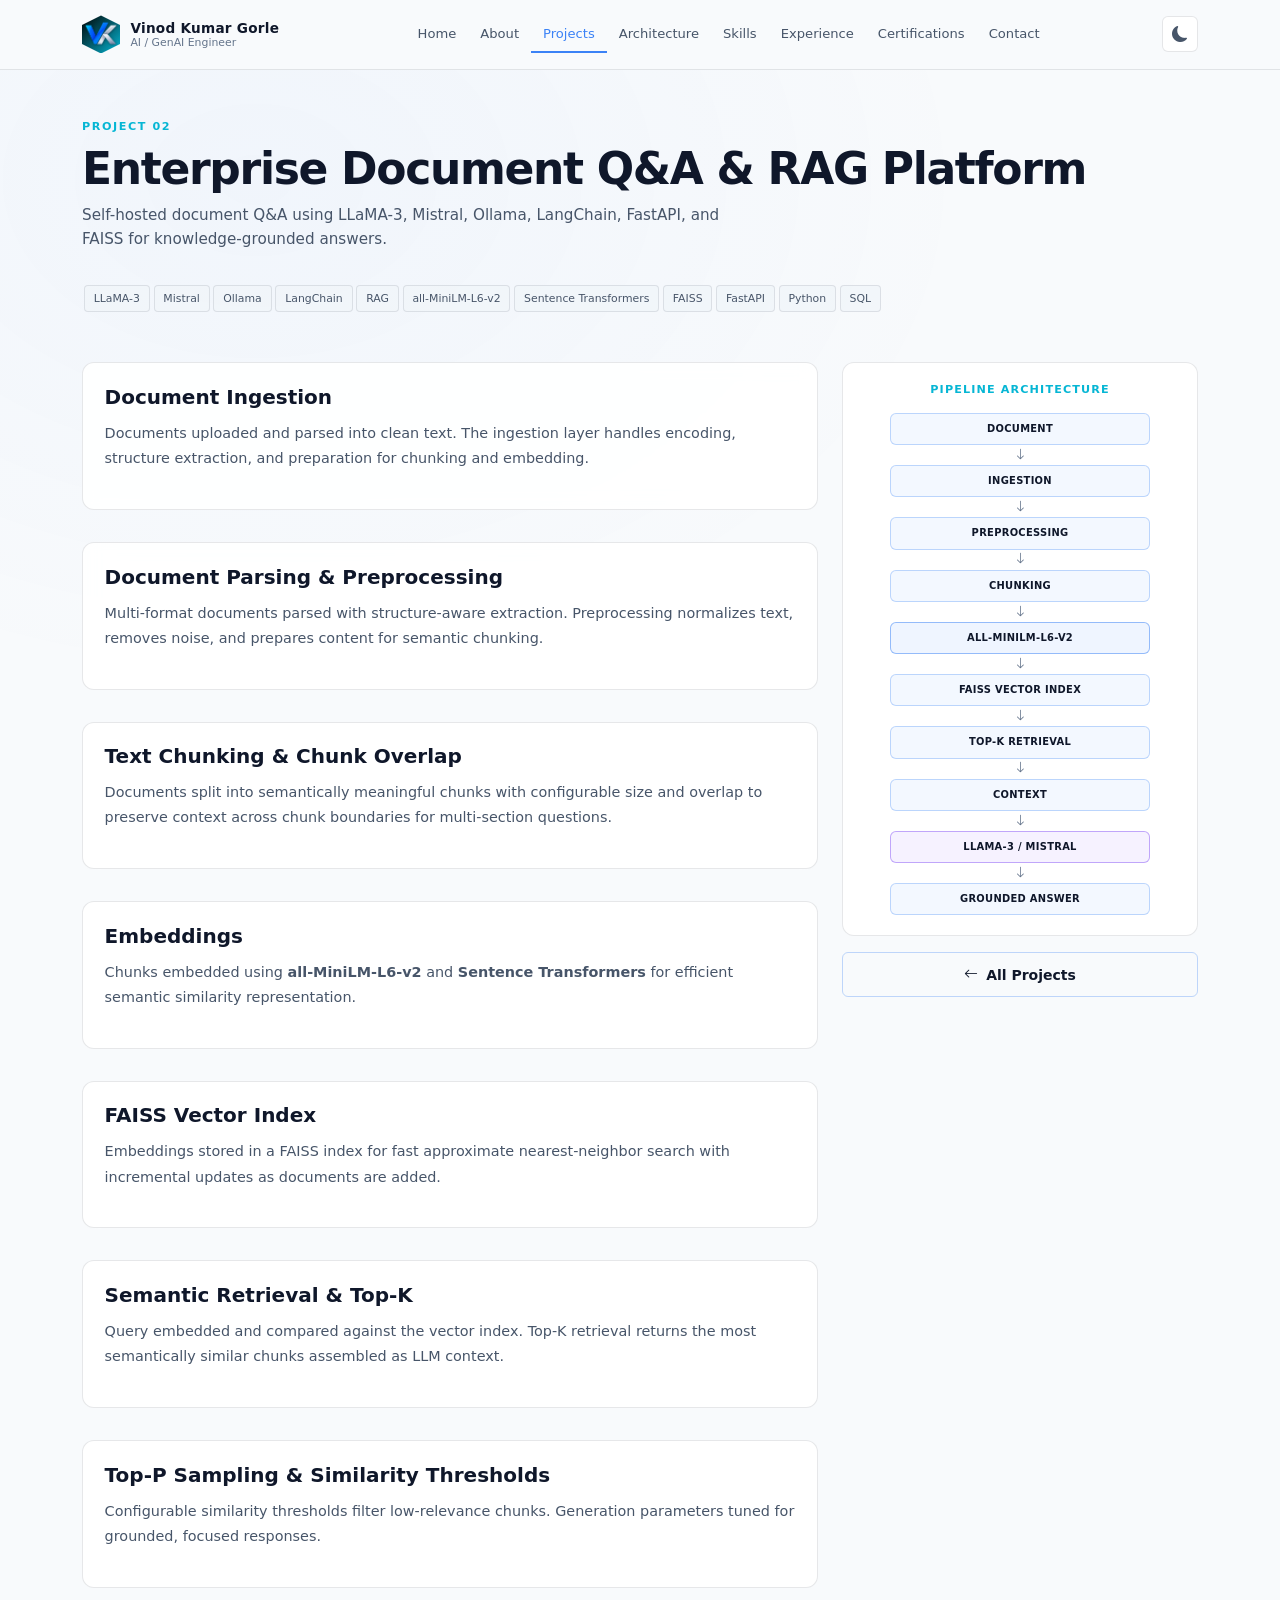
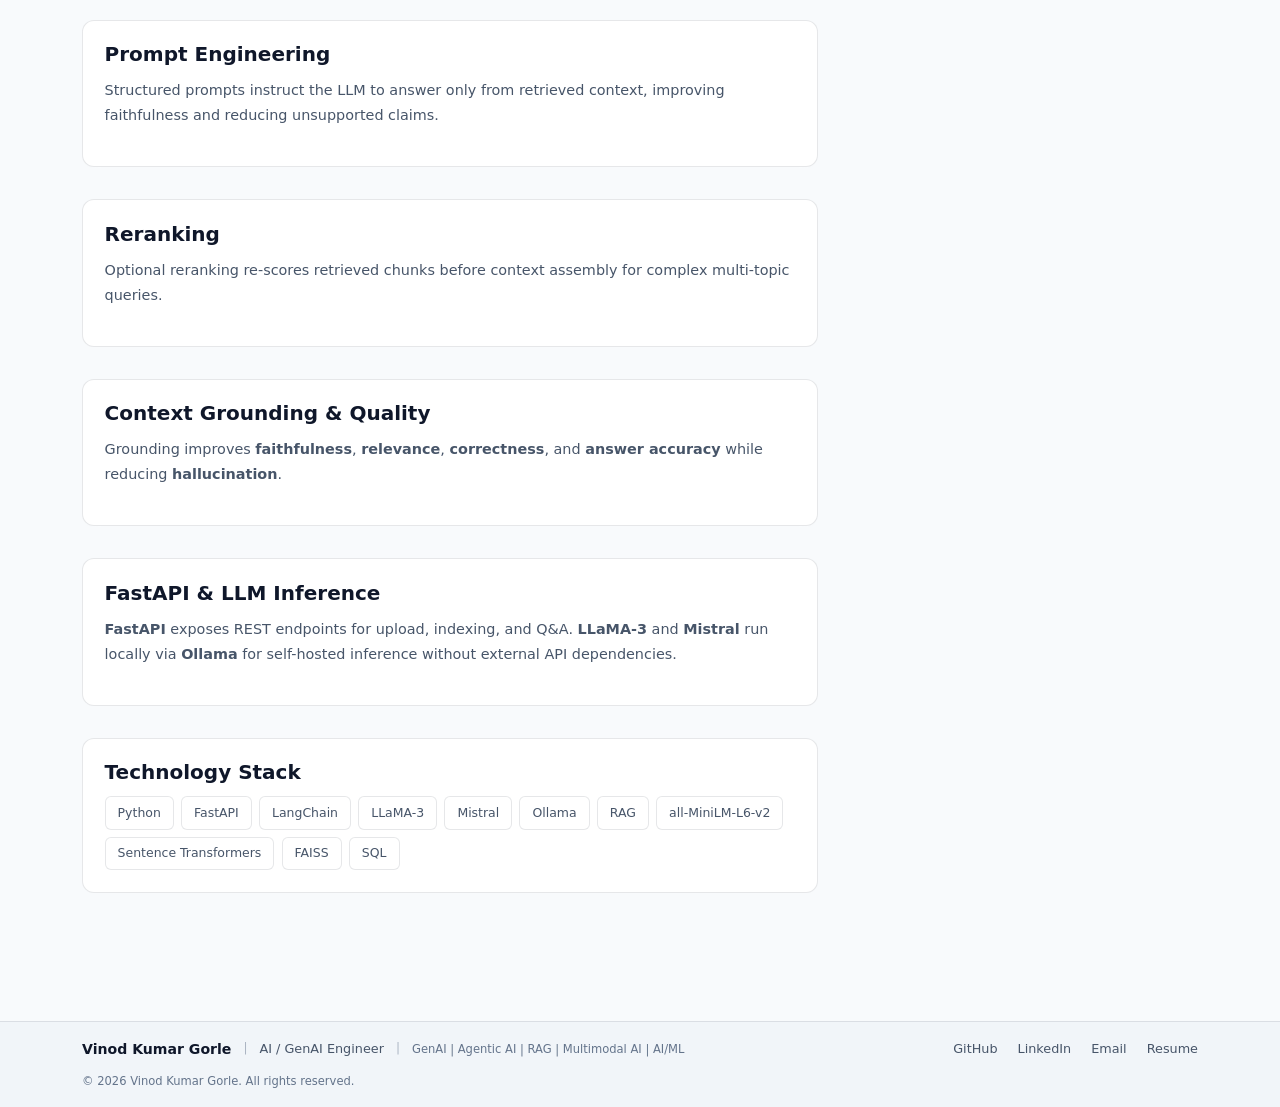
<file: projects/document-rag.html>
<!DOCTYPE html>
<html lang="en" data-theme="light">
<head>
  <meta charset="UTF-8">
  <meta name="viewport" content="width=device-width, initial-scale=1.0">
  <title>Document RAG Platform | Vinod Kumar Gorle</title>
  <meta name="description" content="Enterprise Document Q&A - self-hosted RAG with LLaMA-3, Mistral, LangChain, FAISS, and grounded LLM responses.">
  <link rel="canonical" href="https://vinodkumargorle.dev/projects/document-rag.html">
  <link href="../assets/vendor/bootstrap/css/bootstrap.min.css" rel="stylesheet">
  <link href="../assets/vendor/bootstrap-icons/font/bootstrap-icons.min.css" rel="stylesheet">
  <link href="../assets/css/style.css" rel="stylesheet">
</head>
<body>
  <nav class="navbar navbar-expand-lg navbar-ai fixed-top" aria-label="Main navigation">
    <div class="container">
      <a class="navbar-brand brand-lockup" href="../index.html">
        <span class="brand-icon" aria-hidden="true"><img src="../assets/images/logo.png" alt="" width="38" height="38" style="object-fit:contain"></span>
        <span class="brand-text"><span class="brand-name">Vinod Kumar Gorle</span><span class="brand-subtitle">AI / GenAI Engineer</span></span>
      </a>
      <button class="navbar-toggler" type="button" data-bs-toggle="collapse" data-bs-target="#navbarNav" aria-controls="navbarNav" aria-expanded="false" aria-label="Toggle navigation"><span class="navbar-toggler-icon"></span></button>
      <div class="collapse navbar-collapse" id="navbarNav">
        <ul class="navbar-nav mx-auto">
          <li class="nav-item"><a class="nav-link" href="../index.html">Home</a></li>
          <li class="nav-item"><a class="nav-link" href="../about.html">About</a></li>
          <li class="nav-item"><a class="nav-link" href="../projects.html">Projects</a></li>
          <li class="nav-item"><a class="nav-link" href="../architecture.html">Architecture</a></li>
          <li class="nav-item"><a class="nav-link" href="../skills.html">Skills</a></li>
          <li class="nav-item"><a class="nav-link" href="../experience.html">Experience</a></li>
          <li class="nav-item"><a class="nav-link" href="../certifications.html">Certifications</a></li>
          <li class="nav-item"><a class="nav-link" href="../contact.html">Contact</a></li>
        </ul>
        <button class="theme-toggle-btn" id="themeToggle" type="button" aria-label="Switch to dark mode" title="Dark mode"><i class="bi bi-moon-fill"></i></button>
      </div>
    </div>
  </nav>

  <header class="page-hero">
    <div class="container">
      <span class="section-label fade-in">Project 02</span>
      <h1 class="fade-in">Enterprise Document Q&amp;A &amp; RAG Platform</h1>
      <p class="section-subtitle fade-in">Self-hosted document Q&amp;A using LLaMA-3, Mistral, Ollama, LangChain, FastAPI, and FAISS for knowledge-grounded answers.</p>
      <div class="fade-in">
        <span class="tech-badge">LLaMA-3</span><span class="tech-badge">Mistral</span><span class="tech-badge">Ollama</span><span class="tech-badge">LangChain</span><span class="tech-badge">RAG</span><span class="tech-badge">all-MiniLM-L6-v2</span><span class="tech-badge">Sentence Transformers</span><span class="tech-badge">FAISS</span><span class="tech-badge">FastAPI</span><span class="tech-badge">Python</span><span class="tech-badge">SQL</span>
      </div>
    </div>
  </header>

  <main class="container pb-5">
    <div class="row g-4">
      <div class="col-lg-8">
        <section class="content-section ai-card fade-in"><h2>Document Ingestion</h2><p>Documents uploaded and parsed into clean text. The ingestion layer handles encoding, structure extraction, and preparation for chunking and embedding.</p></section>
        <section class="content-section ai-card fade-in"><h2>Document Parsing &amp; Preprocessing</h2><p>Multi-format documents parsed with structure-aware extraction. Preprocessing normalizes text, removes noise, and prepares content for semantic chunking.</p></section>
        <section class="content-section ai-card fade-in"><h2>Text Chunking &amp; Chunk Overlap</h2><p>Documents split into semantically meaningful chunks with configurable size and overlap to preserve context across chunk boundaries for multi-section questions.</p></section>
        <section class="content-section ai-card fade-in"><h2>Embeddings</h2><p>Chunks embedded using <strong>all-MiniLM-L6-v2</strong> and <strong>Sentence Transformers</strong> for efficient semantic similarity representation.</p></section>
        <section class="content-section ai-card fade-in"><h2>FAISS Vector Index</h2><p>Embeddings stored in a FAISS index for fast approximate nearest-neighbor search with incremental updates as documents are added.</p></section>
        <section class="content-section ai-card fade-in"><h2>Semantic Retrieval &amp; Top-K</h2><p>Query embedded and compared against the vector index. Top-K retrieval returns the most semantically similar chunks assembled as LLM context.</p></section>
        <section class="content-section ai-card fade-in"><h2>Top-P Sampling &amp; Similarity Thresholds</h2><p>Configurable similarity thresholds filter low-relevance chunks. Generation parameters tuned for grounded, focused responses.</p></section>
        <section class="content-section ai-card fade-in"><h2>Prompt Engineering</h2><p>Structured prompts instruct the LLM to answer only from retrieved context, improving faithfulness and reducing unsupported claims.</p></section>
        <section class="content-section ai-card fade-in"><h2>Reranking</h2><p>Optional reranking re-scores retrieved chunks before context assembly for complex multi-topic queries.</p></section>
        <section class="content-section ai-card fade-in"><h2>Context Grounding &amp; Quality</h2><p>Grounding improves <strong>faithfulness</strong>, <strong>relevance</strong>, <strong>correctness</strong>, and <strong>answer accuracy</strong> while reducing <strong>hallucination</strong>.</p></section>
        <section class="content-section ai-card fade-in"><h2>FastAPI &amp; LLM Inference</h2><p><strong>FastAPI</strong> exposes REST endpoints for upload, indexing, and Q&amp;A. <strong>LLaMA-3</strong> and <strong>Mistral</strong> run locally via <strong>Ollama</strong> for self-hosted inference without external API dependencies.</p></section>
        <section class="content-section ai-card fade-in">
          <h2>Technology Stack</h2>
          <div class="skill-tags">
            <span class="skill-tag">Python</span><span class="skill-tag">FastAPI</span><span class="skill-tag">LangChain</span><span class="skill-tag">LLaMA-3</span><span class="skill-tag">Mistral</span><span class="skill-tag">Ollama</span><span class="skill-tag">RAG</span><span class="skill-tag">all-MiniLM-L6-v2</span><span class="skill-tag">Sentence Transformers</span><span class="skill-tag">FAISS</span><span class="skill-tag">SQL</span>
          </div>
        </section>
      </div>
      <div class="col-lg-4">
        <div class="architecture-panel fade-in">
          <h3>Pipeline Architecture</h3>
          <div class="architecture-flow">
            <div class="architecture-node">Document</div><div class="architecture-arrow"><i class="bi bi-arrow-down"></i></div>
            <div class="architecture-node">Ingestion</div><div class="architecture-arrow"><i class="bi bi-arrow-down"></i></div>
            <div class="architecture-node">Preprocessing</div><div class="architecture-arrow"><i class="bi bi-arrow-down"></i></div>
            <div class="architecture-node">Chunking</div><div class="architecture-arrow"><i class="bi bi-arrow-down"></i></div>
            <div class="architecture-node node-blue">all-MiniLM-L6-v2</div><div class="architecture-arrow"><i class="bi bi-arrow-down"></i></div>
            <div class="architecture-node">FAISS Vector Index</div><div class="architecture-arrow"><i class="bi bi-arrow-down"></i></div>
            <div class="architecture-node">Top-K Retrieval</div><div class="architecture-arrow"><i class="bi bi-arrow-down"></i></div>
            <div class="architecture-node">Context</div><div class="architecture-arrow"><i class="bi bi-arrow-down"></i></div>
            <div class="architecture-node node-purple">LLaMA-3 / Mistral</div><div class="architecture-arrow"><i class="bi bi-arrow-down"></i></div>
            <div class="architecture-node pulse">Grounded Answer</div>
          </div>
        </div>
        <div class="mt-3 fade-in"><a href="../projects.html" class="btn-outline-ai w-100 justify-content-center"><i class="bi bi-arrow-left"></i> All Projects</a></div>
      </div>
    </div>
  </main>

  <footer class="site-footer">
    <div class="container">
      <div class="footer-inner">
        <div class="footer-brand-block">
          <span class="footer-name">Vinod Kumar Gorle</span>
          <span class="footer-sep" aria-hidden="true">|</span>
          <span class="footer-role">AI / GenAI Engineer</span>
          <span class="footer-sep" aria-hidden="true">|</span>
          <span class="footer-tags-inline">GenAI | Agentic AI | RAG | Multimodal AI | AI/ML</span>
        </div>
        <div class="footer-links">
          <a href="https://github.com/VinodkumarGorle" target="_blank" rel="noopener noreferrer">GitHub</a>
          <a href="https://linkedin.com/in/vinodkumargorle8367" target="_blank" rel="noopener noreferrer">LinkedIn</a>
          <a href="mailto:vinodkumargorle5@gmail.com">Email</a>
          <a href="../assets/resume/Vinod_Kumar_Gorle_AI_GenAI_Resume.pdf" target="_blank" rel="noopener noreferrer">Resume</a>
        </div>
        <div class="copyright">&copy; <span id="currentYear">2026</span> Vinod Kumar Gorle. All rights reserved.</div>
      </div>
    </div>
  </footer>
  <script src="../assets/vendor/bootstrap/js/bootstrap.bundle.min.js"></script>
  <script src="../assets/js/main.js"></script>
</body>
</html>
</file>
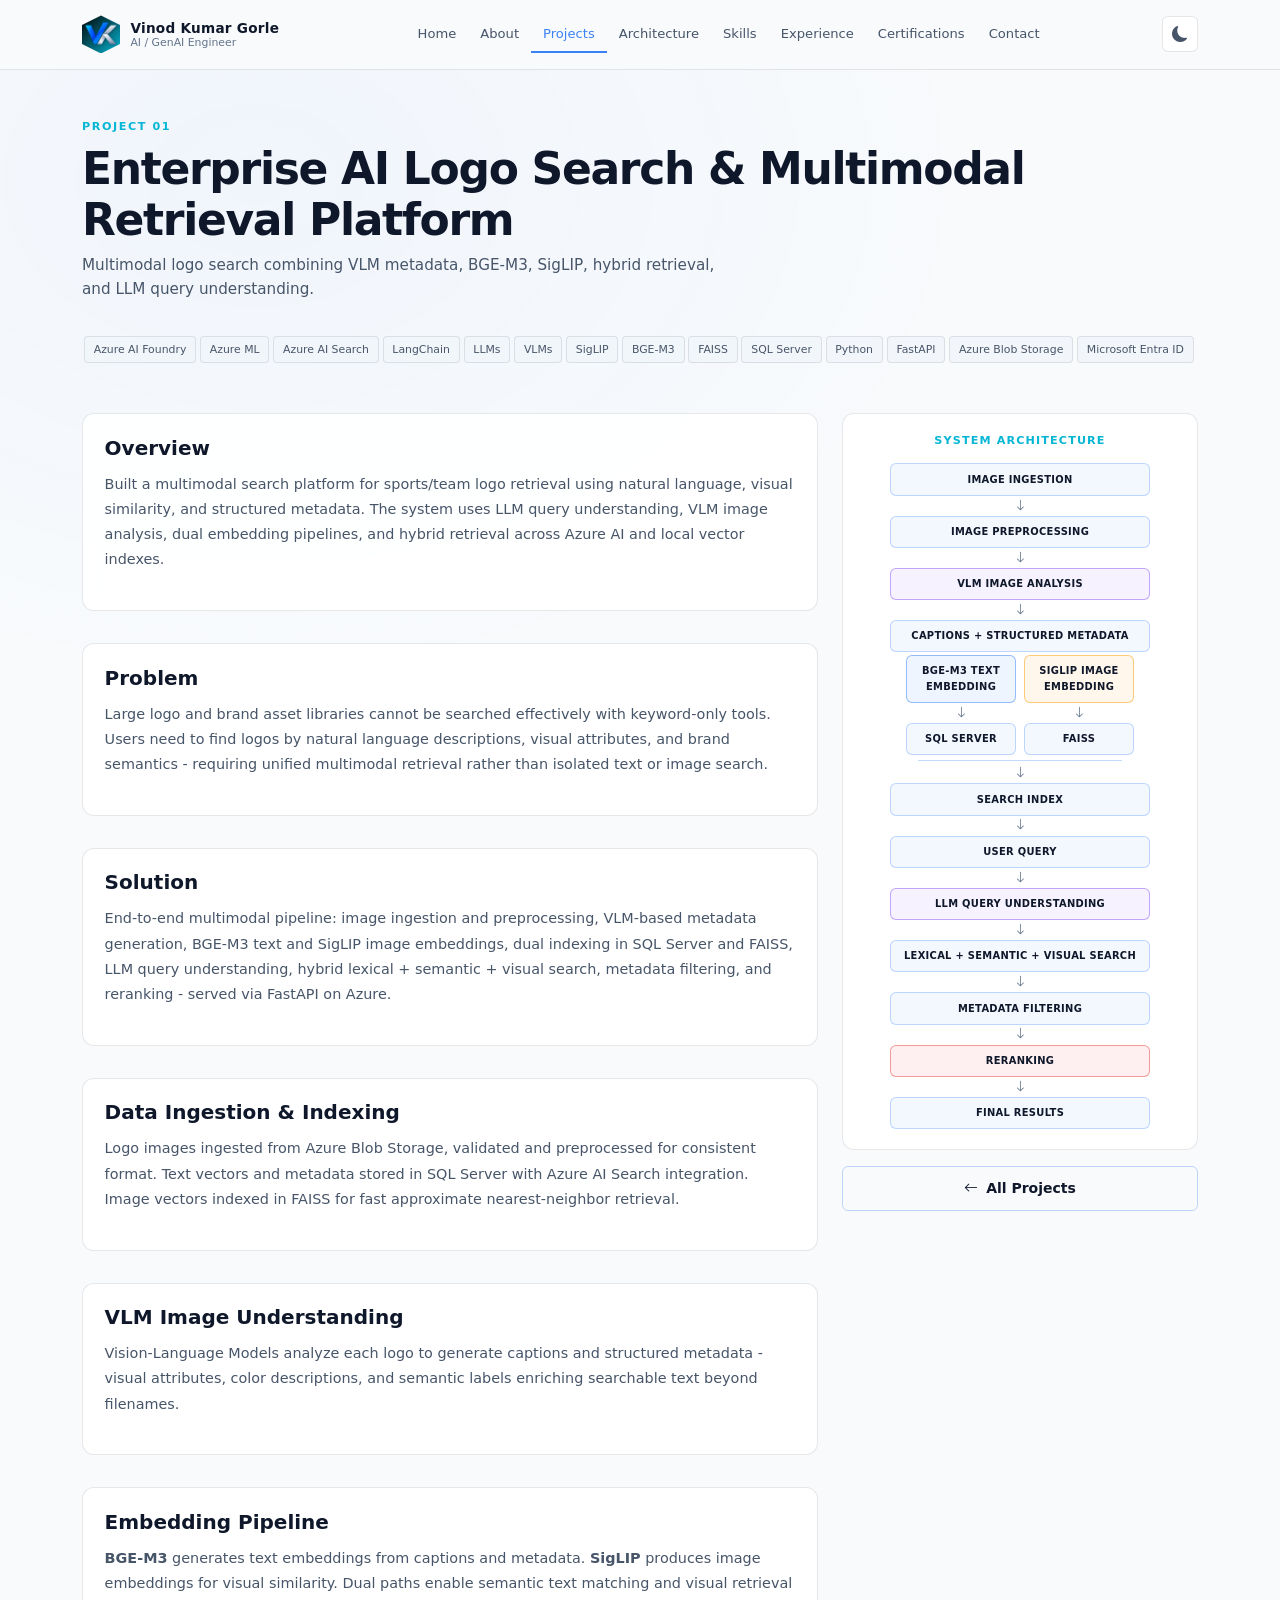
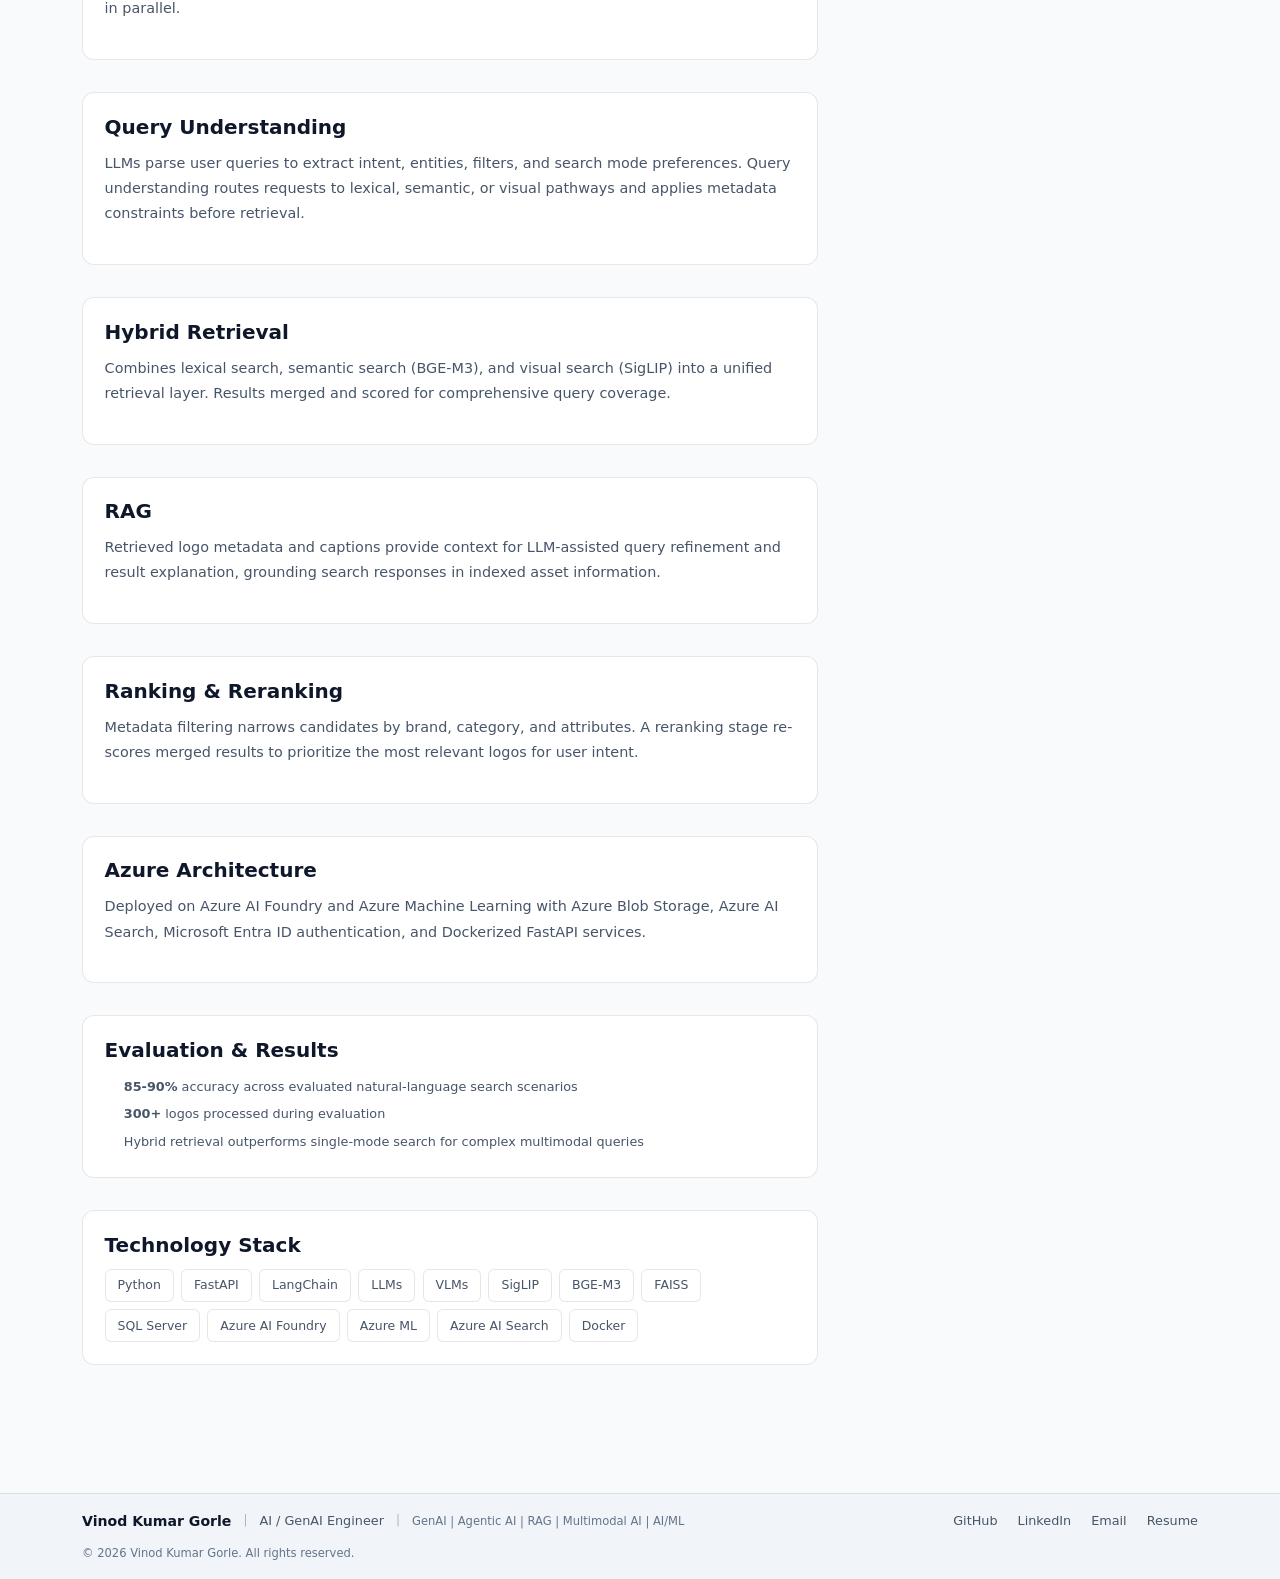
<file: projects/logo-search.html>
<!DOCTYPE html>
<html lang="en" data-theme="light">
<head>
  <meta charset="UTF-8">
  <meta name="viewport" content="width=device-width, initial-scale=1.0">
  <title>Logo Search Platform | Vinod Kumar Gorle</title>
  <meta name="description" content="Enterprise AI Logo Search - multimodal retrieval with LLMs, VLMs, SigLIP, BGE-M3, hybrid search, and Azure AI.">
  <link rel="canonical" href="https://vinodkumargorle.dev/projects/logo-search.html">
  <link href="../assets/vendor/bootstrap/css/bootstrap.min.css" rel="stylesheet">
  <link href="../assets/vendor/bootstrap-icons/font/bootstrap-icons.min.css" rel="stylesheet">
  <link href="../assets/css/style.css" rel="stylesheet">
</head>
<body>
  <nav class="navbar navbar-expand-lg navbar-ai fixed-top" aria-label="Main navigation">
    <div class="container">
      <a class="navbar-brand brand-lockup" href="../index.html">
        <span class="brand-icon" aria-hidden="true"><img src="../assets/images/logo.png" alt="" width="38" height="38" style="object-fit:contain"></span>
        <span class="brand-text"><span class="brand-name">Vinod Kumar Gorle</span><span class="brand-subtitle">AI / GenAI Engineer</span></span>
      </a>
      <button class="navbar-toggler" type="button" data-bs-toggle="collapse" data-bs-target="#navbarNav" aria-controls="navbarNav" aria-expanded="false" aria-label="Toggle navigation"><span class="navbar-toggler-icon"></span></button>
      <div class="collapse navbar-collapse" id="navbarNav">
        <ul class="navbar-nav mx-auto">
          <li class="nav-item"><a class="nav-link" href="../index.html">Home</a></li>
          <li class="nav-item"><a class="nav-link" href="../about.html">About</a></li>
          <li class="nav-item"><a class="nav-link" href="../projects.html">Projects</a></li>
          <li class="nav-item"><a class="nav-link" href="../architecture.html">Architecture</a></li>
          <li class="nav-item"><a class="nav-link" href="../skills.html">Skills</a></li>
          <li class="nav-item"><a class="nav-link" href="../experience.html">Experience</a></li>
          <li class="nav-item"><a class="nav-link" href="../certifications.html">Certifications</a></li>
          <li class="nav-item"><a class="nav-link" href="../contact.html">Contact</a></li>
        </ul>
        <button class="theme-toggle-btn" id="themeToggle" type="button" aria-label="Switch to dark mode" title="Dark mode"><i class="bi bi-moon-fill"></i></button>
      </div>
    </div>
  </nav>

  <header class="page-hero">
    <div class="container">
      <span class="section-label fade-in">Project 01</span>
      <h1 class="fade-in">Enterprise AI Logo Search &amp; Multimodal Retrieval Platform</h1>
      <p class="section-subtitle fade-in">Multimodal logo search combining VLM metadata, BGE-M3, SigLIP, hybrid retrieval, and LLM query understanding.</p>
      <div class="fade-in">
        <span class="tech-badge">Azure AI Foundry</span><span class="tech-badge">Azure ML</span><span class="tech-badge">Azure AI Search</span><span class="tech-badge">LangChain</span><span class="tech-badge">LLMs</span><span class="tech-badge">VLMs</span><span class="tech-badge">SigLIP</span><span class="tech-badge">BGE-M3</span><span class="tech-badge">FAISS</span><span class="tech-badge">SQL Server</span><span class="tech-badge">Python</span><span class="tech-badge">FastAPI</span><span class="tech-badge">Azure Blob Storage</span><span class="tech-badge">Microsoft Entra ID</span>
      </div>
    </div>
  </header>

  <main class="container pb-5">
    <div class="row g-4">
      <div class="col-lg-8">
        <section class="content-section ai-card fade-in">
          <h2>Overview</h2>
          <p>Built a multimodal search platform for sports/team logo retrieval using natural language, visual similarity, and structured metadata. The system uses LLM query understanding, VLM image analysis, dual embedding pipelines, and hybrid retrieval across Azure AI and local vector indexes.</p>
        </section>
        <section class="content-section ai-card fade-in">
          <h2>Problem</h2>
          <p>Large logo and brand asset libraries cannot be searched effectively with keyword-only tools. Users need to find logos by natural language descriptions, visual attributes, and brand semantics - requiring unified multimodal retrieval rather than isolated text or image search.</p>
        </section>
        <section class="content-section ai-card fade-in">
          <h2>Solution</h2>
          <p>End-to-end multimodal pipeline: image ingestion and preprocessing, VLM-based metadata generation, BGE-M3 text and SigLIP image embeddings, dual indexing in SQL Server and FAISS, LLM query understanding, hybrid lexical + semantic + visual search, metadata filtering, and reranking - served via FastAPI on Azure.</p>
        </section>
        <section class="content-section ai-card fade-in">
          <h2>Data Ingestion &amp; Indexing</h2>
          <p>Logo images ingested from Azure Blob Storage, validated and preprocessed for consistent format. Text vectors and metadata stored in SQL Server with Azure AI Search integration. Image vectors indexed in FAISS for fast approximate nearest-neighbor retrieval.</p>
        </section>
        <section class="content-section ai-card fade-in">
          <h2>VLM Image Understanding</h2>
          <p>Vision-Language Models analyze each logo to generate captions and structured metadata - visual attributes, color descriptions, and semantic labels enriching searchable text beyond filenames.</p>
        </section>
        <section class="content-section ai-card fade-in">
          <h2>Embedding Pipeline</h2>
          <p><strong>BGE-M3</strong> generates text embeddings from captions and metadata. <strong>SigLIP</strong> produces image embeddings for visual similarity. Dual paths enable semantic text matching and visual retrieval in parallel.</p>
        </section>
        <section class="content-section ai-card fade-in">
          <h2>Query Understanding</h2>
          <p>LLMs parse user queries to extract intent, entities, filters, and search mode preferences. Query understanding routes requests to lexical, semantic, or visual pathways and applies metadata constraints before retrieval.</p>
        </section>
        <section class="content-section ai-card fade-in">
          <h2>Hybrid Retrieval</h2>
          <p>Combines lexical search, semantic search (BGE-M3), and visual search (SigLIP) into a unified retrieval layer. Results merged and scored for comprehensive query coverage.</p>
        </section>
        <section class="content-section ai-card fade-in">
          <h2>RAG</h2>
          <p>Retrieved logo metadata and captions provide context for LLM-assisted query refinement and result explanation, grounding search responses in indexed asset information.</p>
        </section>
        <section class="content-section ai-card fade-in">
          <h2>Ranking &amp; Reranking</h2>
          <p>Metadata filtering narrows candidates by brand, category, and attributes. A reranking stage re-scores merged results to prioritize the most relevant logos for user intent.</p>
        </section>
        <section class="content-section ai-card fade-in">
          <h2>Azure Architecture</h2>
          <p>Deployed on Azure AI Foundry and Azure Machine Learning with Azure Blob Storage, Azure AI Search, Microsoft Entra ID authentication, and Dockerized FastAPI services.</p>
        </section>
        <section class="content-section ai-card fade-in">
          <h2>Evaluation &amp; Results</h2>
          <ul>
            <li><strong>85-90%</strong> accuracy across evaluated natural-language search scenarios</li>
            <li><strong>300+</strong> logos processed during evaluation</li>
            <li>Hybrid retrieval outperforms single-mode search for complex multimodal queries</li>
          </ul>
        </section>
        <section class="content-section ai-card fade-in">
          <h2>Technology Stack</h2>
          <div class="skill-tags">
            <span class="skill-tag">Python</span><span class="skill-tag">FastAPI</span><span class="skill-tag">LangChain</span><span class="skill-tag">LLMs</span><span class="skill-tag">VLMs</span><span class="skill-tag">SigLIP</span><span class="skill-tag">BGE-M3</span><span class="skill-tag">FAISS</span><span class="skill-tag">SQL Server</span><span class="skill-tag">Azure AI Foundry</span><span class="skill-tag">Azure ML</span><span class="skill-tag">Azure AI Search</span><span class="skill-tag">Docker</span>
          </div>
        </section>
      </div>
      <div class="col-lg-4">
        <div class="architecture-panel fade-in">
          <h3>System Architecture</h3>
          <div class="architecture-flow">
            <div class="architecture-node">Image Ingestion</div><div class="architecture-arrow"><i class="bi bi-arrow-down"></i></div>
            <div class="architecture-node">Image Preprocessing</div><div class="architecture-arrow"><i class="bi bi-arrow-down"></i></div>
            <div class="architecture-node node-purple">VLM Image Analysis</div><div class="architecture-arrow"><i class="bi bi-arrow-down"></i></div>
            <div class="architecture-node">Captions + Structured Metadata</div>
            <div class="architecture-branches">
              <div class="branch-col">
                <div class="architecture-node node-blue">BGE-M3 Text Embedding</div><div class="architecture-arrow"><i class="bi bi-arrow-down"></i></div>
                <div class="architecture-node">SQL Server</div>
              </div>
              <div class="branch-col">
                <div class="architecture-node node-orange">SigLIP Image Embedding</div><div class="architecture-arrow"><i class="bi bi-arrow-down"></i></div>
                <div class="architecture-node">FAISS</div>
              </div>
            </div>
            <div class="architecture-merge"><div class="architecture-merge-line"></div><div class="architecture-arrow"><i class="bi bi-arrow-down"></i></div></div>
            <div class="architecture-node">Search Index</div><div class="architecture-arrow"><i class="bi bi-arrow-down"></i></div>
            <div class="architecture-node">User Query</div><div class="architecture-arrow"><i class="bi bi-arrow-down"></i></div>
            <div class="architecture-node node-purple">LLM Query Understanding</div><div class="architecture-arrow"><i class="bi bi-arrow-down"></i></div>
            <div class="architecture-node">Lexical + Semantic + Visual Search</div><div class="architecture-arrow"><i class="bi bi-arrow-down"></i></div>
            <div class="architecture-node">Metadata Filtering</div><div class="architecture-arrow"><i class="bi bi-arrow-down"></i></div>
            <div class="architecture-node node-red">Reranking</div><div class="architecture-arrow"><i class="bi bi-arrow-down"></i></div>
            <div class="architecture-node pulse">Final Results</div>
          </div>
        </div>
        <div class="mt-3 fade-in"><a href="../projects.html" class="btn-outline-ai w-100 justify-content-center"><i class="bi bi-arrow-left"></i> All Projects</a></div>
      </div>
    </div>
  </main>

  <footer class="site-footer">
    <div class="container">
      <div class="footer-inner">
        <div class="footer-brand-block">
          <span class="footer-name">Vinod Kumar Gorle</span>
          <span class="footer-sep" aria-hidden="true">|</span>
          <span class="footer-role">AI / GenAI Engineer</span>
          <span class="footer-sep" aria-hidden="true">|</span>
          <span class="footer-tags-inline">GenAI | Agentic AI | RAG | Multimodal AI | AI/ML</span>
        </div>
        <div class="footer-links">
          <a href="https://github.com/VinodkumarGorle" target="_blank" rel="noopener noreferrer">GitHub</a>
          <a href="https://linkedin.com/in/vinodkumargorle8367" target="_blank" rel="noopener noreferrer">LinkedIn</a>
          <a href="mailto:vinodkumargorle5@gmail.com">Email</a>
          <a href="../assets/resume/Vinod_Kumar_Gorle_AI_GenAI_Resume.pdf" target="_blank" rel="noopener noreferrer">Resume</a>
        </div>
        <div class="copyright">&copy; <span id="currentYear">2026</span> Vinod Kumar Gorle. All rights reserved.</div>
      </div>
    </div>
  </footer>
  <script src="../assets/vendor/bootstrap/js/bootstrap.bundle.min.js"></script>
  <script src="../assets/js/main.js"></script>
</body>
</html>
</file>
<file: assets/css/style.css>
/* Vinod Kumar Gorle — AI Portfolio (Reference Design) */

:root {
  --bg-primary: #050a15;
  --bg-secondary: #0a1018;
  --bg-card: rgba(12, 18, 30, 0.85);
  --bg-card-hover: rgba(18, 26, 42, 0.95);
  --text-primary: #f1f5f9;
  --text-secondary: #94a3b8;
  --text-muted: #64748b;
  --accent-primary: #3b82f6;
  --accent-secondary: #06b6d4;
  --accent-purple: #8b5cf6;
  --accent-green: #10b981;
  --accent-orange: #f59e0b;
  --accent-red: #ef4444;
  --border-color: rgba(148, 163, 184, 0.1);
  --border-accent: rgba(59, 130, 246, 0.35);
  --glow-primary: rgba(59, 130, 246, 0.15);
  --navbar-bg: rgba(5, 10, 21, 0.94);
  --shadow-card: 0 4px 24px rgba(0, 0, 0, 0.35);
  --gradient-hero: radial-gradient(ellipse at 20% 20%, rgba(59, 130, 246, 0.06) 0%, transparent 50%),
    radial-gradient(ellipse at 80% 60%, rgba(139, 92, 246, 0.05) 0%, transparent 45%);
  --gradient-accent: linear-gradient(135deg, #3b82f6, #06b6d4);
  --gradient-text: linear-gradient(135deg, #60a5fa, #8b5cf6);
  --font-sans: "Segoe UI", system-ui, -apple-system, BlinkMacSystemFont, sans-serif;
  --font-mono: "Cascadia Code", "Fira Code", Consolas, monospace;
  --radius-sm: 6px;
  --radius-md: 10px;
  --radius-lg: 12px;
  --transition: 0.25s ease;
}

[data-theme="light"] {
  --bg-primary: #f8fafc;
  --bg-secondary: #f1f5f9;
  --bg-card: rgba(255, 255, 255, 0.9);
  --bg-card-hover: #fff;
  --text-primary: #0f172a;
  --text-secondary: #475569;
  --text-muted: #64748b;
  --border-color: rgba(15, 23, 42, 0.1);
  --border-accent: rgba(59, 130, 246, 0.3);
  --glow-primary: rgba(59, 130, 246, 0.08);
  --navbar-bg: rgba(248, 250, 252, 0.96);
  --shadow-card: 0 4px 24px rgba(15, 23, 42, 0.06);
  --gradient-hero: radial-gradient(ellipse at 20% 20%, rgba(59, 130, 246, 0.04) 0%, transparent 50%);
}

*, *::before, *::after { box-sizing: border-box; }

html { scroll-behavior: smooth; }

@media (prefers-reduced-motion: reduce) {
  html { scroll-behavior: auto; }
  *, *::before, *::after {
    animation-duration: 0.01ms !important;
    animation-iteration-count: 1 !important;
    transition-duration: 0.01ms !important;
  }
}

body {
  font-family: var(--font-sans);
  background-color: var(--bg-primary);
  color: var(--text-primary);
  line-height: 1.6;
  min-height: 100vh;
  overflow-x: hidden;
}

body::before {
  content: "";
  position: fixed;
  inset: 0;
  background: var(--gradient-hero);
  pointer-events: none;
  z-index: -1;
}

a { color: var(--accent-primary); text-decoration: none; transition: color var(--transition); }
a:hover { color: var(--accent-secondary); }
a:focus-visible, button:focus-visible { outline: 2px solid var(--accent-primary); outline-offset: 2px; }
img { max-width: 100%; height: auto; }

.section-title {
  font-size: clamp(1.5rem, 2.5vw, 2rem);
  font-weight: 700;
  letter-spacing: -0.02em;
  margin-bottom: 0.5rem;
}

.section-subtitle {
  color: var(--text-secondary);
  font-size: 0.95rem;
  max-width: 640px;
  margin-bottom: 2rem;
}

.section-label {
  display: inline-block;
  font-size: 0.7rem;
  font-weight: 600;
  letter-spacing: 0.14em;
  text-transform: uppercase;
  color: var(--accent-secondary);
  margin-bottom: 0.5rem;
}

.page-hero { padding: 7rem 0 3rem; }
.page-hero h1 {
  font-size: clamp(1.75rem, 3.5vw, 2.75rem);
  font-weight: 700;
  letter-spacing: -0.03em;
  line-height: 1.15;
}

/* Navbar */
.navbar-ai {
  background: var(--navbar-bg) !important;
  backdrop-filter: blur(14px);
  border-bottom: 1px solid var(--border-color);
  padding: 0.65rem 0;
}

.brand-lockup {
  display: flex !important;
  align-items: center;
  gap: 0.65rem;
  text-decoration: none !important;
  color: var(--text-primary) !important;
}

.brand-icon {
  display: flex;
  align-items: center;
  justify-content: center;
  width: 38px;
  height: 38px;
  font-size: 0.75rem;
  font-weight: 800;
  color: #fff;
  background: linear-gradient(135deg, #000000, #06b6d4);
  clip-path: polygon(50% 0%, 100% 25%, 100% 75%, 50% 100%, 0% 75%, 0% 25%);
  flex-shrink: 0;
}

.brand-text { display: flex; flex-direction: column; line-height: 1.2; }
.brand-name {
  font-size: 0.85rem;
  font-weight: 700;
  color: var(--text-primary);
  letter-spacing: 0.02em;
}
.brand-subtitle {
  font-size: 0.68rem;
  color: var(--text-muted);
  font-weight: 500;
}

.navbar-ai .nav-link {
  color: var(--text-secondary) !important;
  font-size: 0.82rem;
  font-weight: 500;
  padding: 0.45rem 0.75rem !important;
  border-radius: 0;
  border-bottom: 2px solid transparent;
  transition: color var(--transition), border-color var(--transition);
}

.navbar-ai .nav-link:hover { color: var(--text-primary) !important; }
.navbar-ai .nav-link.active {
  color: var(--accent-primary) !important;
  background: transparent !important;
  border-bottom-color: var(--accent-primary);
}

.navbar-ai .navbar-toggler { border-color: var(--border-color); padding: 0.4rem 0.6rem; }
.navbar-ai .navbar-toggler-icon { filter: invert(0.85); }
[data-theme="light"] .navbar-ai .navbar-toggler-icon { filter: none; }

.theme-toggle-btn {
  display: flex;
  align-items: center;
  justify-content: center;
  width: 36px;
  height: 36px;
  border: 1px solid var(--border-color);
  border-radius: var(--radius-sm);
  background: var(--bg-card);
  color: var(--text-secondary);
  cursor: pointer;
  transition: border-color var(--transition), color var(--transition);
}
.theme-toggle-btn:hover {
  border-color: var(--border-accent);
  color: var(--accent-primary);
}

/* Buttons */
.btn-primary-ai, .ai-button-primary {
  display: inline-flex;
  align-items: center;
  gap: 0.5rem;
  padding: 0.65rem 1.35rem;
  font-size: 0.875rem;
  font-weight: 600;
  color: #fff;
  background: var(--gradient-accent);
  border: none;
  border-radius: var(--radius-sm);
  transition: transform var(--transition), box-shadow var(--transition);
  text-decoration: none;
}
.btn-primary-ai:hover, .ai-button-primary:hover {
  color: #fff;
  transform: translateY(-1px);
  box-shadow: 0 6px 20px var(--glow-primary);
}

.btn-outline-ai, .ai-button-outline {
  display: inline-flex;
  align-items: center;
  gap: 0.5rem;
  padding: 0.65rem 1.35rem;
  font-size: 0.875rem;
  font-weight: 600;
  color: var(--text-primary);
  background: transparent;
  border: 1px solid var(--border-accent);
  border-radius: var(--radius-sm);
  transition: border-color var(--transition), background var(--transition);
  text-decoration: none;
}
.btn-outline-ai:hover, .ai-button-outline:hover {
  color: var(--accent-primary);
  background: var(--glow-primary);
  border-color: var(--accent-primary);
}

/* Cards */
.ai-card {
  background: var(--bg-card);
  border: 1px solid var(--border-color);
  border-radius: var(--radius-lg);
  padding: 1.35rem;
  backdrop-filter: blur(8px);
  transition: border-color var(--transition), box-shadow var(--transition);
}
.ai-card:hover { border-color: var(--border-accent); box-shadow: var(--shadow-card); }
.ai-card h3, .ai-card h4 {
  font-size: 0.95rem;
  font-weight: 600;
  margin-bottom: 0.65rem;
}
.ai-card ul { list-style: none; padding: 0; margin: 0; }
.ai-card ul li {
  font-size: 0.8rem;
  color: var(--text-secondary);
  padding: 0.15rem 0;
}

.project-card {
  background: var(--bg-card);
  border: 1px solid var(--border-color);
  border-radius: var(--radius-lg);
  padding: 1.5rem;
  display: flex;
  flex-direction: column;
  transition: border-color var(--transition), transform var(--transition), box-shadow var(--transition);
}
.project-card:hover {
  border-color: var(--border-accent);
  transform: translateY(-2px);
  box-shadow: var(--shadow-card);
}
.project-card .project-number {
  font-size: 0.7rem;
  font-weight: 700;
  letter-spacing: 0.1em;
  color: var(--accent-secondary);
  margin-bottom: 0.5rem;
}
.project-card h3 {
  font-size: 1.05rem;
  font-weight: 600;
  margin-bottom: 0.65rem;
  line-height: 1.35;
}
.project-card p {
  font-size: 0.85rem;
  color: var(--text-secondary);
  margin-bottom: 0.85rem;
}
.project-card .project-link {
  display: inline-flex;
  align-items: center;
  gap: 0.35rem;
  font-size: 0.82rem;
  font-weight: 600;
  color: var(--accent-primary);
  margin-top: auto;
}
.project-card .project-link:hover { color: var(--accent-secondary); }

.capability-card {
  background: var(--bg-card);
  border: 1px solid var(--border-color);
  border-radius: var(--radius-lg);
  padding: 1.15rem;
  height: 100%;
  border-top: 2px solid var(--card-accent, var(--accent-primary));
  transition: border-color var(--transition), box-shadow var(--transition);
}
.capability-card:hover { box-shadow: var(--shadow-card); }
.capability-card .cap-icon {
  font-size: 1.1rem;
  margin-bottom: 0.5rem;
  color: var(--card-accent, var(--accent-primary));
}
.capability-card h3 {
  font-size: 0.82rem;
  font-weight: 600;
  margin-bottom: 0.65rem;
}
.capability-card ul { list-style: none; padding: 0; margin: 0; }
.capability-card li {
  font-size: 0.72rem;
  color: var(--text-secondary);
  padding: 0.12rem 0;
}

.metric-card {
  text-align: center;
  padding: 1.25rem 0.75rem;
  background: var(--bg-card);
  border: 1px solid var(--border-color);
  border-radius: var(--radius-md);
}
.metric-card .metric-value {
  font-size: clamp(1.5rem, 2.5vw, 2rem);
  font-weight: 700;
  background: var(--gradient-accent);
  -webkit-background-clip: text;
  -webkit-text-fill-color: transparent;
  background-clip: text;
  line-height: 1.2;
}
.metric-card .metric-label {
  font-size: 0.72rem;
  color: var(--text-secondary);
  margin-top: 0.25rem;
}

.tech-badge {
  display: inline-block;
  font-size: 0.68rem;
  font-weight: 500;
  padding: 0.25rem 0.55rem;
  margin: 0.12rem;
  border: 1px solid var(--border-color);
  border-radius: 4px;
  color: var(--text-secondary);
  background: rgba(15, 23, 42, 0.5);
}
[data-theme="light"] .tech-badge { background: rgba(241, 245, 249, 0.8); }

.social-link {
  display: inline-flex;
  align-items: center;
  gap: 0.35rem;
  font-size: 0.8rem;
  color: var(--text-secondary);
  padding: 0.35rem 0.65rem;
  border: 1px solid var(--border-color);
  border-radius: var(--radius-sm);
  transition: border-color var(--transition), color var(--transition);
}
.social-link:hover {
  color: var(--accent-primary);
  border-color: var(--border-accent);
}

/* Hero */
.hero-section { padding: 5.5rem 0 2rem; }
.hero-pill {
  display: inline-block;
  font-size: 0.65rem;
  font-weight: 600;
  letter-spacing: 0.12em;
  padding: 0.35rem 0.75rem;
  border: 1px solid var(--border-color);
  border-radius: 999px;
  color: var(--accent-secondary);
  margin-bottom: 1rem;
}
.hero-badge {
  display: block;
  font-size: 0.7rem;
  font-weight: 600;
  letter-spacing: 0.14em;
  text-transform: uppercase;
  color: var(--accent-secondary);
  margin-bottom: 0.5rem;
}
.hero-title {
  font-size: clamp(1.65rem, 3.5vw, 2.5rem);
  font-weight: 800;
  line-height: 1.12;
  letter-spacing: -0.03em;
  margin-bottom: 1rem;
}
.hero-title .gradient-text {
  background: var(--gradient-text);
  -webkit-background-clip: text;
  -webkit-text-fill-color: transparent;
  background-clip: text;
}
.hero-description {
  font-size: 0.9rem;
  color: var(--text-secondary);
  margin-bottom: 1.25rem;
  line-height: 1.7;
}
.hero-actions { display: flex; flex-wrap: wrap; gap: 0.65rem; margin-bottom: 1.25rem; }
.hero-social { display: flex; flex-wrap: wrap; gap: 0.45rem; }

/* Architecture */
.architecture-panel {
  background: var(--bg-card);
  border: 1px solid var(--border-color);
  border-radius: var(--radius-lg);
  padding: 1.25rem;
}
.architecture-panel h3 {
  font-size: 0.7rem;
  font-weight: 600;
  letter-spacing: 0.1em;
  text-transform: uppercase;
  color: var(--accent-secondary);
  margin-bottom: 1rem;
  text-align: center;
}
.architecture-flow {
  display: flex;
  flex-direction: column;
  align-items: center;
}
.architecture-node {
  display: flex;
  align-items: center;
  justify-content: center;
  gap: 0.35rem;
  width: 100%;
  max-width: 260px;
  padding: 0.45rem 0.65rem;
  font-size: 0.62rem;
  font-weight: 600;
  letter-spacing: 0.03em;
  text-align: center;
  text-transform: uppercase;
  color: var(--text-primary);
  background: rgba(59, 130, 246, 0.06);
  border: 1px solid var(--border-accent);
  border-radius: var(--radius-sm);
}
.architecture-node i { font-size: 0.75rem; opacity: 0.85; }
.architecture-node.node-purple { border-color: rgba(139, 92, 246, 0.5); background: rgba(139, 92, 246, 0.08); }
.architecture-node.node-green { border-color: rgba(16, 185, 129, 0.5); background: rgba(16, 185, 129, 0.08); }
.architecture-node.node-blue { border-color: rgba(59, 130, 246, 0.5); background: rgba(59, 130, 246, 0.08); }
.architecture-node.node-orange { border-color: rgba(245, 158, 11, 0.5); background: rgba(245, 158, 11, 0.08); }
.architecture-node.node-red { border-color: rgba(239, 68, 68, 0.5); background: rgba(239, 68, 68, 0.08); }
.architecture-node.node-cyan { border-color: rgba(6, 182, 212, 0.5); background: rgba(6, 182, 212, 0.08); }
.architecture-node.pulse { animation: nodePulse 3s ease-in-out infinite; }
@keyframes nodePulse {
  0%, 100% { box-shadow: 0 0 0 0 var(--glow-primary); }
  50% { box-shadow: 0 0 10px 2px var(--glow-primary); }
}
.architecture-arrow {
  display: flex;
  align-items: center;
  justify-content: center;
  height: 20px;
  color: var(--text-muted);
  font-size: 0.75rem;
}
.architecture-branches {
  display: flex;
  flex-wrap: wrap;
  justify-content: center;
  gap: 0.5rem;
  width: 100%;
  margin: 0.15rem 0;
}
.architecture-branches .branch-col {
  display: flex;
  flex-direction: column;
  align-items: center;
  flex: 1;
  min-width: 75px;
  max-width: 110px;
}
.architecture-merge { display: flex; flex-direction: column; align-items: center; width: 100%; }
.architecture-merge-line {
  width: 65%;
  max-width: 280px;
  height: 1px;
  background: var(--border-accent);
  margin: 0.15rem 0;
}
.architecture-row-split {
  display: flex;
  flex-wrap: wrap;
  gap: 0.5rem;
  justify-content: center;
  width: 100%;
  max-width: 320px;
}
.architecture-row-split .architecture-node { flex: 1; min-width: 120px; max-width: 155px; font-size: 0.58rem; }

/* Architecture page — major sections */
.arch-page-layout {
  display: flex;
  flex-direction: column;
  gap: 2rem;
}
.arch-major-section {
  background: var(--bg-card);
  border: 1px solid var(--border-color);
  border-radius: var(--radius-lg);
  padding: 1.5rem;
}
.arch-section-num {
  font-size: 0.7rem;
  font-weight: 700;
  letter-spacing: 0.12em;
  color: var(--accent-secondary);
}
.arch-section-title {
  font-size: clamp(1rem, 2vw, 1.15rem);
  font-weight: 700;
  margin: 0.35rem 0 0.5rem;
  letter-spacing: 0.02em;
  line-height: 1.3;
}
.arch-section-desc {
  font-size: 0.88rem;
  color: var(--text-secondary);
  margin-bottom: 1rem;
  line-height: 1.65;
  max-width: 900px;
}
.arch-tech-badges {
  display: flex;
  flex-wrap: wrap;
  gap: 0.4rem;
  margin-bottom: 1.25rem;
}
.arch-pipeline-zone {
  border: 1px solid var(--border-color);
  border-radius: var(--radius-md);
  padding: 1rem;
  margin-bottom: 1rem;
}
.arch-pipeline-zone.zone-offline {
  background: rgba(59, 130, 246, 0.04);
  border-color: rgba(59, 130, 246, 0.22);
}
.arch-pipeline-zone.zone-online {
  background: rgba(139, 92, 246, 0.04);
  border-color: rgba(139, 92, 246, 0.22);
}
.arch-pipeline-header {
  font-size: 0.68rem;
  font-weight: 700;
  letter-spacing: 0.1em;
  text-transform: uppercase;
  color: var(--accent-secondary);
  margin-bottom: 0.75rem;
  display: flex;
  align-items: center;
  gap: 0.5rem;
}
.arch-pipeline-header i { opacity: 0.8; }
.arch-pipeline-divider {
  display: flex;
  align-items: center;
  gap: 0.75rem;
  margin: 1.25rem 0;
  color: var(--text-muted);
  font-size: 0.68rem;
  font-weight: 600;
  letter-spacing: 0.08em;
  text-transform: uppercase;
}
.arch-pipeline-divider::before,
.arch-pipeline-divider::after {
  content: '';
  flex: 1;
  height: 1px;
  background: var(--border-color);
}
.arch-pipelines-row {
  display: grid;
  grid-template-columns: 1fr 1fr;
  gap: 1rem;
}
.arch-support-grid {
  display: grid;
  grid-template-columns: repeat(auto-fit, minmax(150px, 1fr));
  gap: 0.65rem;
  margin: 0.75rem 0 1rem;
}
.arch-support-card {
  background: var(--bg-secondary);
  border: 1px solid var(--border-color);
  border-radius: var(--radius-sm);
  padding: 0.65rem 0.75rem;
}
.arch-support-card h4 {
  font-size: 0.65rem;
  font-weight: 700;
  letter-spacing: 0.06em;
  text-transform: uppercase;
  color: var(--accent-primary);
  margin-bottom: 0.4rem;
}
.arch-support-card ul {
  list-style: none;
  padding: 0;
  margin: 0;
}
.arch-support-card li {
  padding: 0.12rem 0;
  font-size: 0.7rem;
  color: var(--text-secondary);
}
.arch-label-tags {
  display: flex;
  flex-wrap: wrap;
  gap: 0.35rem;
  justify-content: center;
  margin: 0.5rem 0 0.75rem;
}
.arch-label-tag {
  font-size: 0.62rem;
  font-weight: 600;
  letter-spacing: 0.04em;
  text-transform: uppercase;
  color: var(--text-muted);
  padding: 0.2rem 0.5rem;
  border: 1px dashed var(--border-color);
  border-radius: var(--radius-sm);
}
.arch-summary-banner {
  display: flex;
  flex-wrap: wrap;
  align-items: center;
  justify-content: center;
  gap: 0.35rem 0.45rem;
  padding: 1rem 0.75rem;
  margin-top: 1rem;
  background: linear-gradient(135deg, rgba(59, 130, 246, 0.08), rgba(139, 92, 246, 0.08));
  border: 1px solid var(--border-accent);
  border-radius: var(--radius-md);
}
.arch-summary-banner .summary-node {
  padding: 0.35rem 0.55rem;
  background: var(--bg-card);
  border: 1px solid var(--border-accent);
  border-radius: var(--radius-sm);
  font-size: 0.62rem;
  font-weight: 600;
  letter-spacing: 0.04em;
  text-transform: uppercase;
  text-align: center;
  line-height: 1.3;
}
.arch-summary-banner .summary-arrow {
  color: var(--text-muted);
  font-size: 0.7rem;
  flex-shrink: 0;
}
.arch-summary-banner.summary-emphasis {
  border-width: 2px;
  border-color: rgba(59, 130, 246, 0.45);
  padding: 1.15rem 0.75rem;
}
.arch-security-strip {
  display: flex;
  flex-wrap: wrap;
  align-items: center;
  justify-content: center;
  gap: 0.35rem 0.45rem;
  padding: 0.75rem 1rem;
  margin: 1rem 0;
  background: rgba(239, 68, 68, 0.05);
  border: 1px solid rgba(239, 68, 68, 0.25);
  border-radius: var(--radius-md);
}
.arch-security-strip .sec-node {
  font-size: 0.62rem;
  font-weight: 600;
  letter-spacing: 0.05em;
  text-transform: uppercase;
  color: var(--text-primary);
}
.arch-security-strip .sec-arrow { color: var(--text-muted); font-size: 0.65rem; }
.arch-security-strip .sec-icon { color: rgba(239, 68, 68, 0.85); font-size: 0.85rem; }
.arch-model-groups {
  display: grid;
  grid-template-columns: repeat(auto-fit, minmax(220px, 1fr));
  gap: 1rem;
}
.arch-model-group {
  background: var(--bg-card);
  border: 1px solid var(--border-color);
  border-radius: var(--radius-md);
  padding: 1rem;
}
.arch-model-group h4 {
  font-size: 0.68rem;
  font-weight: 700;
  letter-spacing: 0.08em;
  text-transform: uppercase;
  color: var(--accent-secondary);
  margin-bottom: 0.5rem;
}
.arch-major-section .architecture-node {
  max-width: 300px;
  transition: border-color var(--transition), box-shadow var(--transition);
}
.arch-major-section .architecture-branches .branch-col {
  min-width: 90px;
  max-width: 130px;
}
.arch-major-section .architecture-branches.branches-3 .branch-col {
  min-width: 80px;
  max-width: 115px;
}
.architecture-node:hover,
.architecture-node:focus-visible {
  border-color: var(--accent-primary);
  box-shadow: 0 0 8px var(--glow-primary);
  outline: none;
}
.arch-subsection-title {
  font-size: 0.68rem;
  font-weight: 700;
  letter-spacing: 0.08em;
  text-transform: uppercase;
  color: var(--text-muted);
  margin: 1rem 0 0.65rem;
  text-align: center;
}
.arch-cloud-services {
  display: grid;
  grid-template-columns: repeat(auto-fit, minmax(200px, 1fr));
  gap: 0.75rem;
  margin-top: 0.75rem;
}
.arch-cloud-service-card {
  background: var(--bg-secondary);
  border: 1px solid var(--border-color);
  border-radius: var(--radius-sm);
  padding: 0.75rem;
  text-align: center;
}
.arch-cloud-service-card h5 {
  font-size: 0.65rem;
  font-weight: 700;
  letter-spacing: 0.06em;
  text-transform: uppercase;
  color: var(--accent-cyan, #06b6d4);
  margin-bottom: 0.4rem;
}
.arch-cloud-service-card p {
  font-size: 0.68rem;
  color: var(--text-secondary);
  margin: 0;
  line-height: 1.5;
}
@media (prefers-reduced-motion: reduce) {
  .architecture-node.pulse { animation: none; }
}

/* Build With */
.build-with-panel { margin-top: 0; }
.hero-focus-panel { height: 100%; }
.build-with-item {
  display: flex;
  gap: 0.65rem;
  align-items: flex-start;
  padding: 0.65rem 0;
  border-bottom: 1px solid var(--border-color);
}
.build-with-item:last-child { border-bottom: none; }
.build-with-icon {
  width: 28px;
  height: 28px;
  display: flex;
  align-items: center;
  justify-content: center;
  border-radius: var(--radius-sm);
  background: rgba(59, 130, 246, 0.1);
  color: var(--accent-primary);
  font-size: 0.85rem;
  flex-shrink: 0;
}
.build-with-item h4 {
  font-size: 0.68rem;
  font-weight: 600;
  letter-spacing: 0.06em;
  text-transform: uppercase;
  color: var(--text-primary);
  margin-bottom: 0.25rem;
}
.build-with-item p {
  font-size: 0.68rem;
  color: var(--text-muted);
  margin: 0;
  line-height: 1.5;
}

/* Pipeline flow (project cards) */
.pipeline-flow {
  display: flex;
  align-items: center;
  justify-content: center;
  flex-wrap: wrap;
  gap: 0.25rem;
  padding: 0.75rem;
  margin: 0.75rem 0;
  border: 1px dashed var(--border-color);
  border-radius: var(--radius-sm);
  background: rgba(0, 0, 0, 0.15);
}
[data-theme="light"] .pipeline-flow { background: rgba(241, 245, 249, 0.5); }
.pipeline-step {
  display: flex;
  align-items: center;
  gap: 0.2rem;
  font-size: 0.62rem;
  font-weight: 600;
  color: var(--text-muted);
  text-transform: uppercase;
}
.pipeline-step i {
  font-size: 0.85rem;
  color: var(--accent-primary);
}
.pipeline-arrow { color: var(--text-muted); font-size: 0.65rem; }

.mini-flow {
  font-family: var(--font-mono);
  font-size: 0.65rem;
  color: var(--text-muted);
  text-align: center;
  padding: 0.65rem;
  margin: 0.65rem 0;
  border: 1px dashed var(--border-color);
  border-radius: var(--radius-sm);
}
.mini-flow .flow-arrow { color: var(--accent-primary); }

/* Sidebar */
.sidebar-panel {
  background: var(--bg-card);
  border: 1px solid var(--border-color);
  border-radius: var(--radius-lg);
  padding: 1.25rem;
  margin-bottom: 1rem;
}
.sidebar-panel h3 {
  font-size: 0.72rem;
  font-weight: 600;
  letter-spacing: 0.1em;
  text-transform: uppercase;
  color: var(--accent-secondary);
  margin-bottom: 1rem;
}
.metrics-grid {
  display: grid;
  grid-template-columns: 1fr 1fr;
  gap: 0.65rem;
}
.metrics-grid-2 {
  grid-template-columns: 1fr 1fr;
}
.quick-link-item {
  display: flex;
  align-items: center;
  gap: 0.5rem;
  padding: 0.55rem 0;
  border-bottom: 1px solid var(--border-color);
  font-size: 0.82rem;
  color: var(--text-secondary);
  transition: color var(--transition);
}
.quick-link-item:last-child { border-bottom: none; }
.quick-link-item:hover { color: var(--accent-primary); }
.quick-link-item i { color: var(--accent-primary); width: 18px; }

.available-for-list { list-style: none; padding: 0; margin: 0; }
.available-for-list li {
  display: flex;
  align-items: center;
  gap: 0.5rem;
  font-size: 0.82rem;
  color: var(--text-secondary);
  padding: 0.35rem 0;
}
.available-for-list li i { color: var(--accent-primary); font-size: 0.75rem; }

.section-header-row {
  display: flex;
  justify-content: space-between;
  align-items: center;
  flex-wrap: wrap;
  gap: 0.5rem;
  margin-bottom: 1.25rem;
}
.section-header-row a {
  font-size: 0.82rem;
  font-weight: 600;
}

/* Timeline */
.timeline { position: relative; padding-left: 2rem; }
.timeline::before {
  content: "";
  position: absolute;
  left: 0; top: 0; bottom: 0;
  width: 2px;
  background: linear-gradient(to bottom, var(--accent-primary), var(--accent-secondary));
}
.timeline-item { position: relative; margin-bottom: 2.5rem; }
.timeline-item::before {
  content: "";
  position: absolute;
  left: -2rem; top: 0.35rem;
  width: 10px; height: 10px;
  margin-left: -4px;
  background: var(--accent-primary);
  border: 2px solid var(--bg-primary);
  border-radius: 50%;
}
.timeline-date { font-size: 0.78rem; color: var(--accent-secondary); font-weight: 600; }
.timeline-title { font-size: 1.15rem; font-weight: 600; }
.timeline-company { font-size: 0.9rem; color: var(--text-secondary); margin-bottom: 0.65rem; }
.timeline-tags { display: flex; flex-wrap: wrap; gap: 0.3rem; margin-bottom: 1rem; }

.skill-group { margin-bottom: 1.5rem; }
.skill-group h3 {
  font-size: 1rem;
  font-weight: 600;
  margin-bottom: 0.85rem;
  padding-bottom: 0.5rem;
  border-bottom: 1px solid var(--border-color);
}
.skill-tags { display: flex; flex-wrap: wrap; gap: 0.45rem; }
.skill-tag {
  font-size: 0.78rem;
  padding: 0.35rem 0.75rem;
  border: 1px solid var(--border-color);
  border-radius: var(--radius-sm);
  color: var(--text-secondary);
  background: var(--bg-card);
}

.content-section { margin-bottom: 2rem; }
.content-section h2 { font-size: 1.25rem; font-weight: 600; margin-bottom: 0.75rem; }
.content-section h3 { font-size: 1.05rem; font-weight: 600; margin: 1.25rem 0 0.65rem; }
.content-section p, .content-section li {
  color: var(--text-secondary);
  font-size: 0.9rem;
  line-height: 1.75;
}
.content-section ul { padding-left: 1.2rem; }

.contact-card { text-align: center; padding: 1.75rem; }
.contact-card i { font-size: 1.5rem; color: var(--accent-primary); margin-bottom: 0.75rem; }
.contact-card h3 { font-size: 1rem; margin-bottom: 0.35rem; }

.site-footer {
  border-top: 1px solid var(--border-color);
  padding: 1rem 0;
  margin-top: 3rem;
  background: var(--bg-secondary);
}
.site-footer .footer-inner {
  display: flex;
  flex-wrap: wrap;
  align-items: center;
  justify-content: space-between;
  gap: 0.75rem 1.5rem;
}
.site-footer .footer-brand-block {
  display: flex;
  flex-wrap: wrap;
  align-items: center;
  gap: 0.5rem 0.75rem;
  flex: 1 1 auto;
  min-width: 0;
}
.site-footer .footer-name { font-weight: 700; font-size: 0.88rem; white-space: nowrap; }
.site-footer .footer-role { font-size: 0.8rem; color: var(--text-secondary); white-space: nowrap; }
.site-footer .footer-sep { color: var(--text-muted); font-size: 0.75rem; opacity: 0.5; }
.site-footer .footer-tags-inline {
  font-size: 0.72rem;
  color: var(--text-muted);
  white-space: nowrap;
}
.site-footer .footer-links {
  display: flex;
  flex-wrap: wrap;
  align-items: center;
  gap: 0.75rem 1.25rem;
  flex: 0 1 auto;
}
.site-footer .footer-links a {
  font-size: 0.8rem;
  color: var(--text-secondary);
  white-space: nowrap;
}
.site-footer .footer-links a:hover { color: var(--accent-primary); }
.site-footer .copyright {
  font-size: 0.72rem;
  color: var(--text-muted);
  white-space: nowrap;
  flex: 0 0 auto;
}

@media (max-width: 767.98px) {
  .site-footer .footer-inner {
    flex-direction: column;
    align-items: flex-start;
    gap: 0.65rem;
  }
  .site-footer .footer-brand-block { flex-direction: column; align-items: flex-start; gap: 0.25rem; }
  .site-footer .footer-sep { display: none; }
  .site-footer .footer-tags-inline { white-space: normal; }
}

.fade-in {
  opacity: 0;
  transform: translateY(14px);
  transition: opacity 0.55s ease, transform 0.55s ease;
}
.fade-in.visible { opacity: 1; transform: translateY(0); }

.arch-grid {
  display: grid;
  grid-template-columns: repeat(auto-fit, minmax(280px, 1fr));
  gap: 1.25rem;
}
.learning-note {
  font-size: 0.78rem;
  color: var(--text-muted);
  margin-top: 0.75rem;
  padding: 0.65rem;
  border-left: 2px solid var(--accent-purple);
  background: rgba(139, 92, 246, 0.05);
}
.cert-card .cert-provider {
  font-size: 0.7rem;
  font-weight: 700;
  letter-spacing: 0.08em;
  text-transform: uppercase;
  color: var(--accent-secondary);
}
.cert-card .cert-name { font-size: 0.95rem; font-weight: 600; }
.cert-type { font-size: 0.72rem; color: var(--text-muted); }

@media (max-width: 991.98px) {
  .hero-section { padding: 5rem 0 2rem; }
  .architecture-branches .branch-col { min-width: 70px; max-width: 100px; }
  .arch-pipelines-row { grid-template-columns: 1fr; }
  .arch-major-section .architecture-branches.branches-3 .branch-col { max-width: 130px; }
}

@media (max-width: 767.98px) {
  .hero-section { padding: 4.5rem 0 1.5rem; }
  .page-hero { padding: 5.5rem 0 2.5rem; }
  .architecture-branches { flex-direction: column; align-items: center; }
  .architecture-branches .branch-col { max-width: 260px; width: 100%; }
  .hero-actions { flex-direction: column; }
  .hero-actions .btn-primary-ai, .hero-actions .btn-outline-ai { justify-content: center; }
  .timeline { padding-left: 1.5rem; }
  .timeline-item::before { left: -1.5rem; }
  .brand-name { font-size: 0.78rem; }
  .brand-subtitle { font-size: 0.62rem; }
}

@media (min-width: 1920px) {
  .container { max-width: 1320px; }
}
</file>
